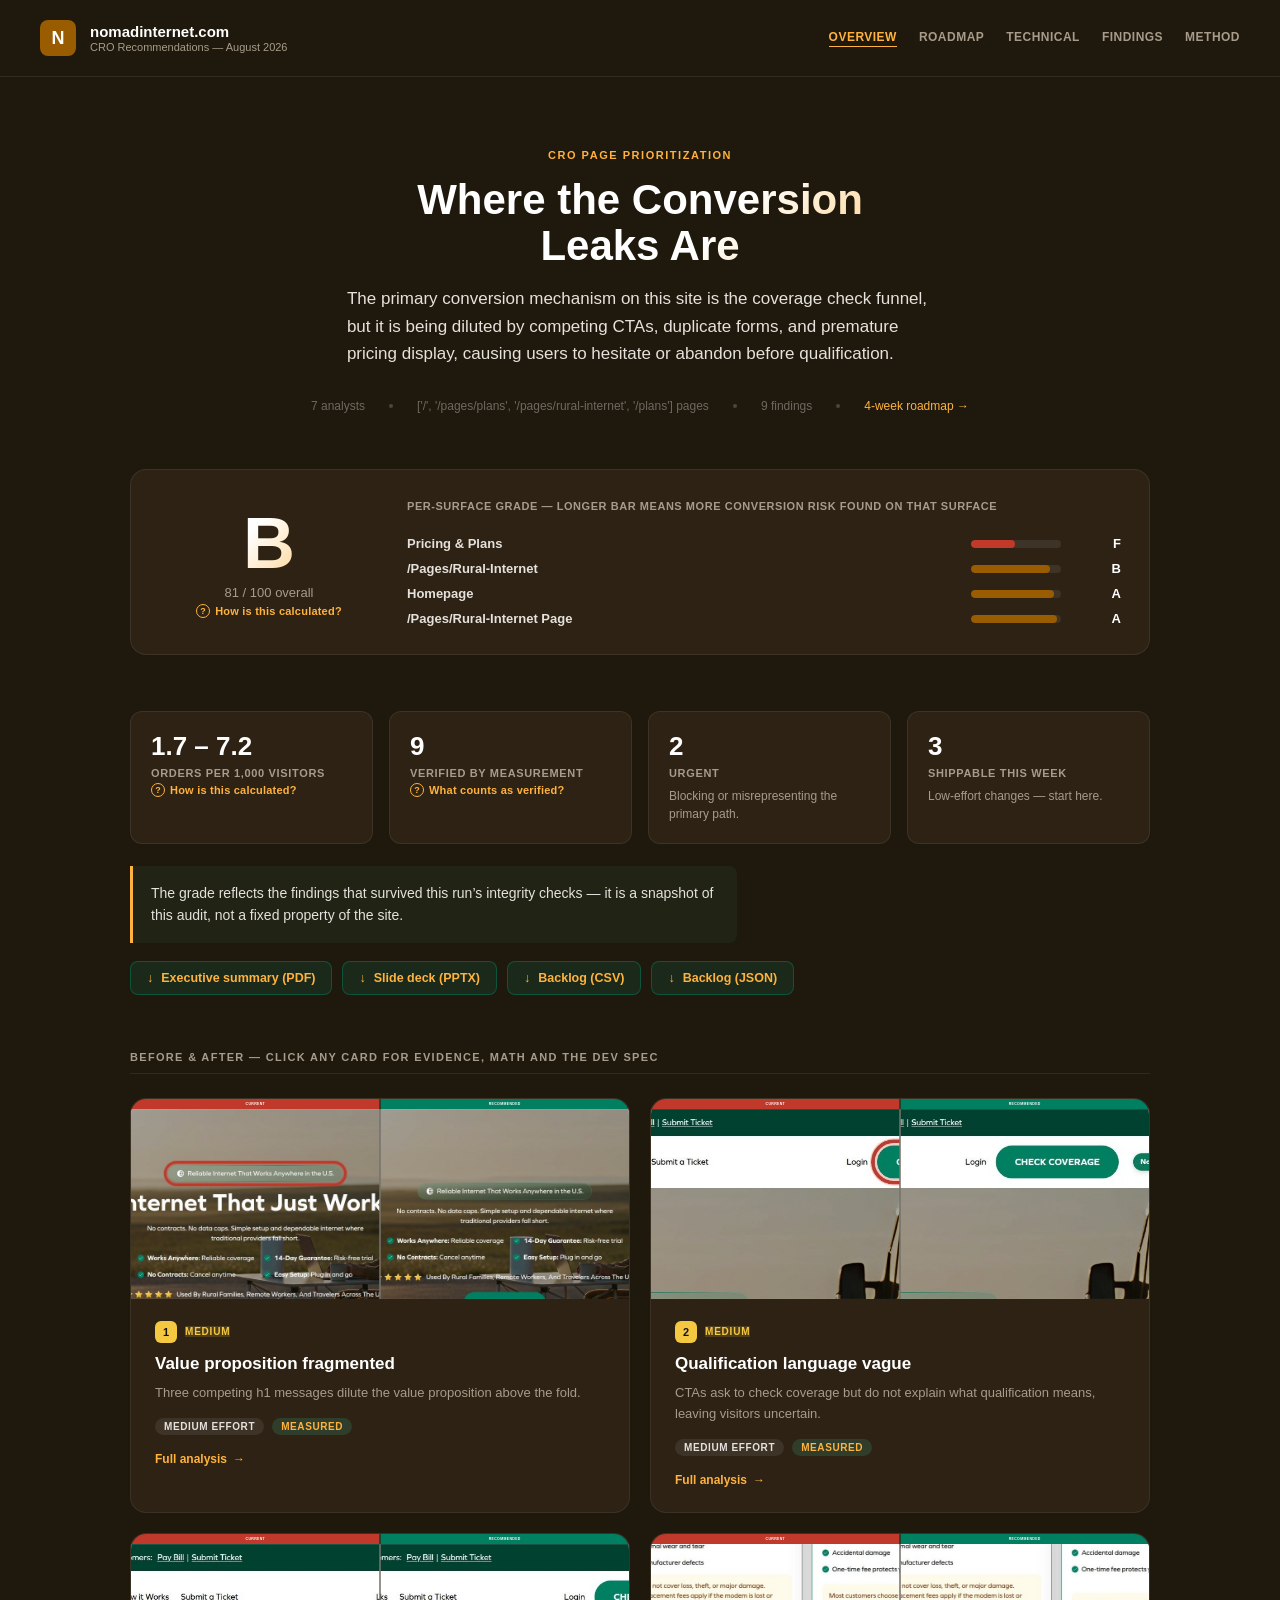
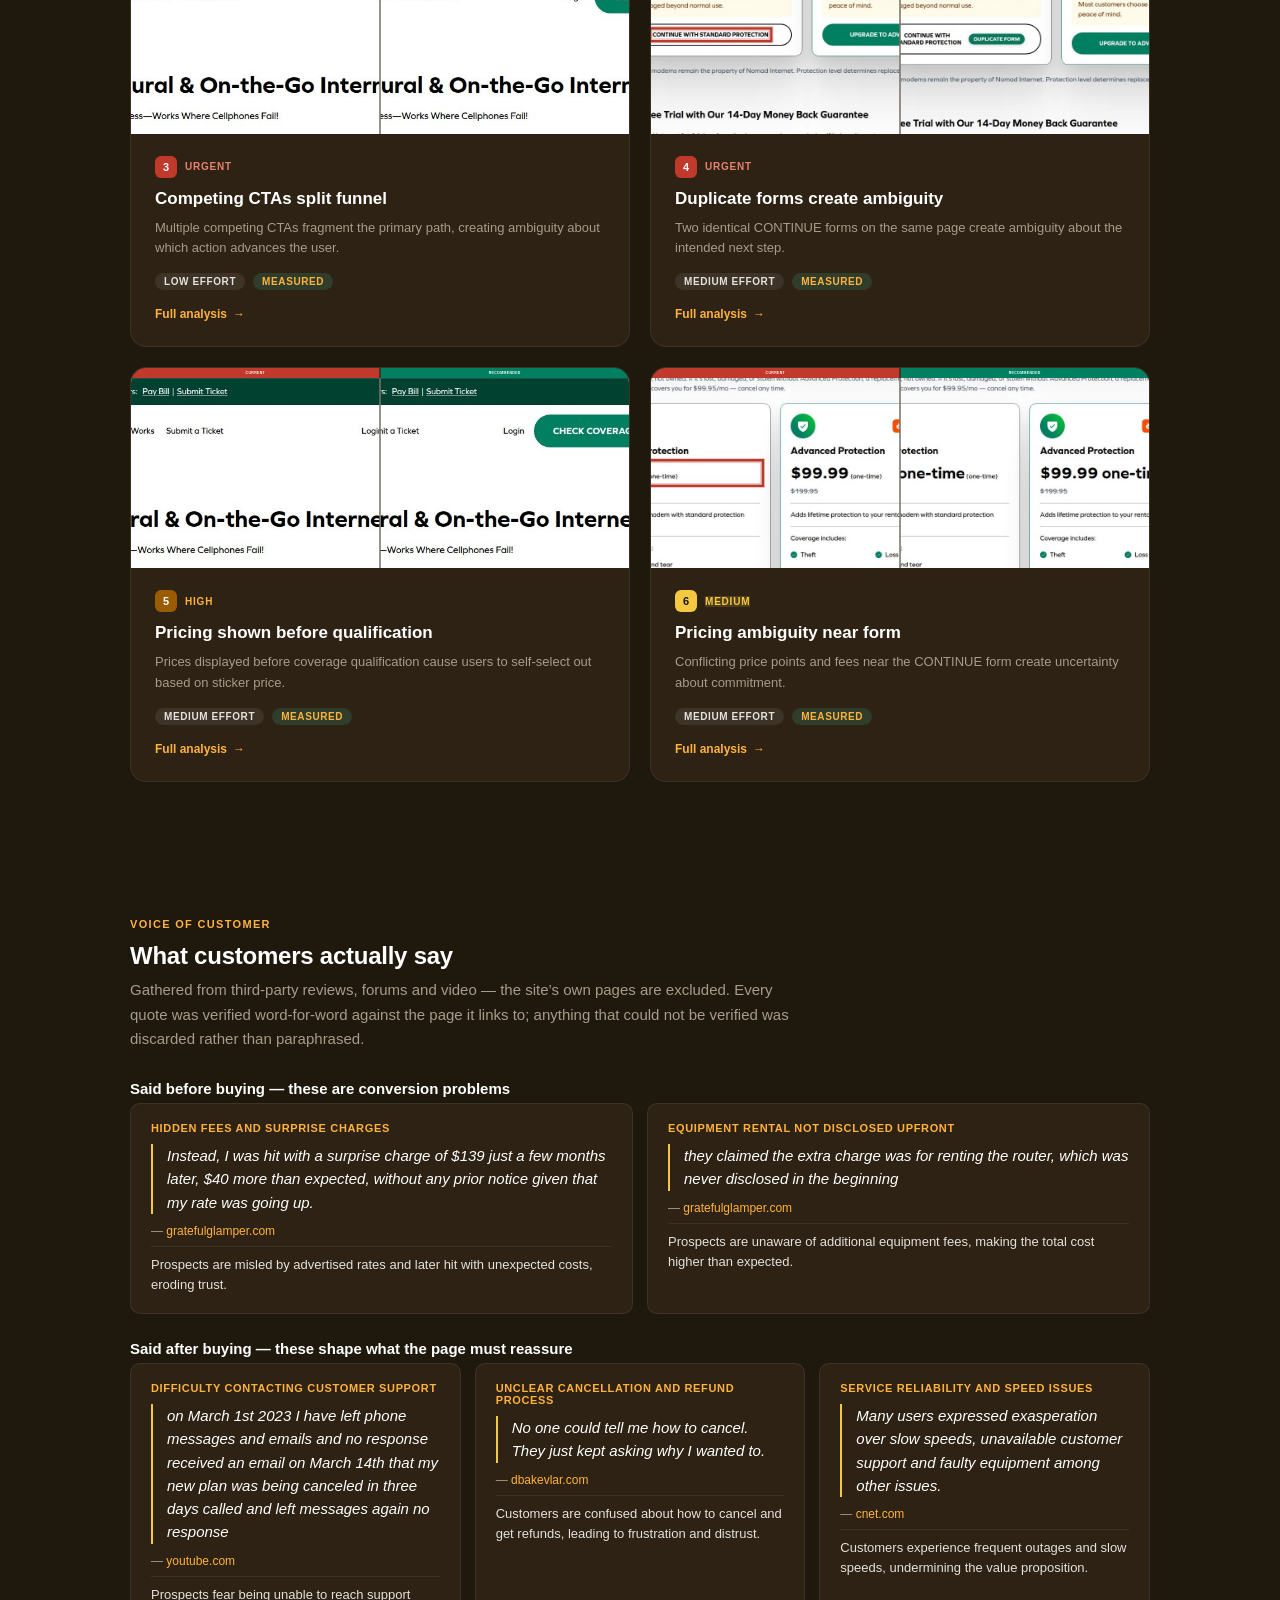
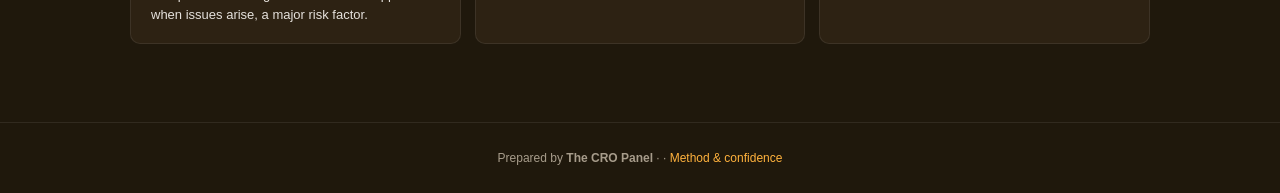
<file: index.html>
<!doctype html>
<html lang="en">
<head>
<meta charset="utf-8">
<meta name="viewport" content="width=device-width, initial-scale=1.0">
<title>nomadinternet.com — CRO Recommendations</title>
<link rel="stylesheet" href="cro_system.css">
<style>:root{--green:#995c00;--teal:#ffb23d;--navy:#1f180c;--mid:#2d2213;--light:#3f311c;--muted:#a79c8b;--off:#e5e1dc;}</style></head>
<body>
<header>
  <a class="logo-area" href="index.html" style="text-decoration:none">
    <div class="logo-dot">N</div>
    <div>
      <div class="logo-text">nomadinternet.com</div>
      <div class="logo-sub">CRO Recommendations — August 2026</div>
    </div>
  </a>
  <nav class="nav"><a href="index.html" class="active">Overview</a><a href="roadmap.html">Roadmap</a><a href="technical.html">Technical</a><a href="appendix.html">Findings</a><a href="methodology.html">Method</a></nav>
</header>

<div class="hero">
  <div class="hero-eyebrow">CRO Page Prioritization</div>
  <h1>Where the Conversion<br>Leaks Are</h1>
  <p>The primary conversion mechanism on this site is the coverage check funnel, but it is being diluted by competing CTAs, duplicate forms, and premature pricing display, causing users to hesitate or abandon before qualification.</p>
  <div class="hero-meta">
    <span>7 analysts</span><span class="dot"></span>
    <span>['/', '/pages/plans', '/pages/rural-internet', '/plans'] pages</span><span class="dot"></span>
    <span>9 findings</span><span class="dot"></span>
    <span><a href="roadmap.html" style="color:var(--teal);text-decoration:none">4-week roadmap →</a></span>
  </div>
</div>

<div class="wrap">
  <div class="section" style="padding-top:0">
    <div class="scorecard">
      <div class="grade-dial">
        <div class="grade-letter">B</div>
        <div class="grade-score">81 / 100 overall</div>
        <button class="explain" data-m="grade">How is this calculated?</button>
      </div>
      <div class="surface-rows">
        <div class="surface-legend">Per-surface grade — longer bar means more
          conversion risk found on that surface</div>
        <div class="surface-row"><div class="sname">Pricing &amp; Plans</div><div class="bar-track"><div class="bar-fill bad" style="width:49%"></div></div><div class="sgrade">F</div></div><div class="surface-row"><div class="sname">/Pages/Rural-Internet</div><div class="bar-track"><div class="bar-fill " style="width:88%"></div></div><div class="sgrade">B</div></div><div class="surface-row"><div class="sname">Homepage</div><div class="bar-track"><div class="bar-fill " style="width:92%"></div></div><div class="sgrade">A</div></div><div class="surface-row"><div class="sname">/Pages/Rural-Internet Page</div><div class="bar-track"><div class="bar-fill " style="width:95%"></div></div><div class="sgrade">A</div></div>
      </div>
    </div>
  </div>

  <div class="section" style="padding-top:0;border-top:none">
    <div class="tiles">
      <div class="tile"><div class="tval">1.7 – 7.2</div>
        <div class="tlabel">orders per 1,000 visitors</div><button class="explain" data-m="opp">How is this calculated?</button></div>
      <div class="tile"><div class="tval">9</div>
        <div class="tlabel">Verified by measurement</div><button class="explain" data-m="ver">What counts as verified?</button></div>
      <div class="tile"><div class="tval">2</div><div class="tlabel">Urgent</div><div class="tnote">Blocking or misrepresenting the primary path.</div></div>
      <div class="tile"><div class="tval">3</div>
        <div class="tlabel">Shippable this week</div>
        <div class="tnote">Low-effort changes — start here.</div></div>
    </div>
    <div class="coverage">The grade reflects the findings that survived this run’s integrity checks — it is a snapshot of this audit, not a fixed property of the site.</div>
    <div class="dl-row">
      <a class="btn-dl" href="executive-summary.pdf" download>Executive summary (PDF)</a>
      <a class="btn-dl" href="report-deck.pptx" download>Slide deck (PPTX)</a>
      <a class="btn-dl" href="backlog.csv" download>Backlog (CSV)</a>
      <a class="btn-dl" href="backlog.json" download>Backlog (JSON)</a>
    </div>
  </div>
</div>

<div class="cards-section">
  <div class="section-label">Before &amp; After — click any card for evidence, math and the dev spec</div>
  <div class="cards"><a class="card" href="finding_1_value_proposition_fragmented.html">
      <div class="card-preview photo"><div class="preview-inner photo">
        <div class="preview-half">
          <div class="preview-bar bar-red">Current</div><div class="shotwrap"><img class="shot" src="shot_before_0_value_proposition_fragmented.jpg" alt="" loading="lazy"></div>
        </div>
        <div class="preview-divider"></div>
        <div class="preview-half">
          <div class="preview-bar bar-green">Recommended</div>
          <div class="shotwrap"><img class="shot" src="shot_after_0_value_proposition_fragmented.jpg" alt="" loading="lazy"></div>
        </div>
      </div></div>
      <div class="card-body">
        <div class="card-priority">
          <div class="priority-num num-medium">1</div>
          <div class="priority-label label-medium">Medium</div>
        </div>
        <h2>Value proposition fragmented</h2>
        <p>Three competing h1 messages dilute the value proposition above the fold.</p>
        <div class="badge-row" style="margin-bottom:14px"><span class="badge badge-effort">Medium effort</span><span class="badge badge-verified">Measured</span></div>
        <span class="card-link">Full analysis <span class="arrow">→</span></span>
      </div></a><a class="card" href="finding_2_qualification_language_vague.html">
      <div class="card-preview photo"><div class="preview-inner photo">
        <div class="preview-half">
          <div class="preview-bar bar-red">Current</div><div class="shotwrap"><img class="shot" src="shot_before_1_qualification_language_vague.jpg" alt="" loading="lazy"></div>
        </div>
        <div class="preview-divider"></div>
        <div class="preview-half">
          <div class="preview-bar bar-green">Recommended</div>
          <div class="shotwrap"><img class="shot" src="shot_after_1_qualification_language_vague.jpg" alt="" loading="lazy"></div>
        </div>
      </div></div>
      <div class="card-body">
        <div class="card-priority">
          <div class="priority-num num-medium">2</div>
          <div class="priority-label label-medium">Medium</div>
        </div>
        <h2>Qualification language vague</h2>
        <p>CTAs ask to check coverage but do not explain what qualification means, leaving visitors uncertain.</p>
        <div class="badge-row" style="margin-bottom:14px"><span class="badge badge-effort">Medium effort</span><span class="badge badge-verified">Measured</span></div>
        <span class="card-link">Full analysis <span class="arrow">→</span></span>
      </div></a><a class="card" href="finding_3_competing_ctas_split_funnel.html">
      <div class="card-preview photo"><div class="preview-inner photo">
        <div class="preview-half">
          <div class="preview-bar bar-red">Current</div><div class="shotwrap"><img class="shot" src="shot_before_2_competing_ctas_split_funnel.jpg" alt="" loading="lazy"></div>
        </div>
        <div class="preview-divider"></div>
        <div class="preview-half">
          <div class="preview-bar bar-green">Recommended</div>
          <div class="shotwrap"><img class="shot" src="shot_after_2_competing_ctas_split_funnel.jpg" alt="" loading="lazy"></div>
        </div>
      </div></div>
      <div class="card-body">
        <div class="card-priority">
          <div class="priority-num num-urgent">3</div>
          <div class="priority-label label-urgent">Urgent</div>
        </div>
        <h2>Competing CTAs split funnel</h2>
        <p>Multiple competing CTAs fragment the primary path, creating ambiguity about which action advances the user.</p>
        <div class="badge-row" style="margin-bottom:14px"><span class="badge badge-effort">Low effort</span><span class="badge badge-verified">Measured</span></div>
        <span class="card-link">Full analysis <span class="arrow">→</span></span>
      </div></a><a class="card" href="finding_4_duplicate_forms_create_ambiguity.html">
      <div class="card-preview photo"><div class="preview-inner photo">
        <div class="preview-half">
          <div class="preview-bar bar-red">Current</div><div class="shotwrap"><img class="shot" src="shot_before_3_duplicate_forms_create_ambiguity.jpg" alt="" loading="lazy"></div>
        </div>
        <div class="preview-divider"></div>
        <div class="preview-half">
          <div class="preview-bar bar-green">Recommended</div>
          <div class="shotwrap"><img class="shot" src="shot_after_3_duplicate_forms_create_ambiguity.jpg" alt="" loading="lazy"></div>
        </div>
      </div></div>
      <div class="card-body">
        <div class="card-priority">
          <div class="priority-num num-urgent">4</div>
          <div class="priority-label label-urgent">Urgent</div>
        </div>
        <h2>Duplicate forms create ambiguity</h2>
        <p>Two identical CONTINUE forms on the same page create ambiguity about the intended next step.</p>
        <div class="badge-row" style="margin-bottom:14px"><span class="badge badge-effort">Medium effort</span><span class="badge badge-verified">Measured</span></div>
        <span class="card-link">Full analysis <span class="arrow">→</span></span>
      </div></a><a class="card" href="finding_5_pricing_shown_before_qualification.html">
      <div class="card-preview photo"><div class="preview-inner photo">
        <div class="preview-half">
          <div class="preview-bar bar-red">Current</div><div class="shotwrap"><img class="shot" src="shot_before_4_pricing_shown_before_qualification.jpg" alt="" loading="lazy"></div>
        </div>
        <div class="preview-divider"></div>
        <div class="preview-half">
          <div class="preview-bar bar-green">Recommended</div>
          <div class="shotwrap"><img class="shot" src="shot_after_4_pricing_shown_before_qualification.jpg" alt="" loading="lazy"></div>
        </div>
      </div></div>
      <div class="card-body">
        <div class="card-priority">
          <div class="priority-num num-high">5</div>
          <div class="priority-label label-high">High</div>
        </div>
        <h2>Pricing shown before qualification</h2>
        <p>Prices displayed before coverage qualification cause users to self-select out based on sticker price.</p>
        <div class="badge-row" style="margin-bottom:14px"><span class="badge badge-effort">Medium effort</span><span class="badge badge-verified">Measured</span></div>
        <span class="card-link">Full analysis <span class="arrow">→</span></span>
      </div></a><a class="card" href="finding_6_pricing_ambiguity_near_form.html">
      <div class="card-preview photo"><div class="preview-inner photo">
        <div class="preview-half">
          <div class="preview-bar bar-red">Current</div><div class="shotwrap"><img class="shot" src="shot_before_5_pricing_ambiguity_near_form.jpg" alt="" loading="lazy"></div>
        </div>
        <div class="preview-divider"></div>
        <div class="preview-half">
          <div class="preview-bar bar-green">Recommended</div>
          <div class="shotwrap"><img class="shot" src="shot_after_5_pricing_ambiguity_near_form.jpg" alt="" loading="lazy"></div>
        </div>
      </div></div>
      <div class="card-body">
        <div class="card-priority">
          <div class="priority-num num-medium">6</div>
          <div class="priority-label label-medium">Medium</div>
        </div>
        <h2>Pricing ambiguity near form</h2>
        <p>Conflicting price points and fees near the CONTINUE form create uncertainty about commitment.</p>
        <div class="badge-row" style="margin-bottom:14px"><span class="badge badge-effort">Medium effort</span><span class="badge badge-verified">Measured</span></div>
        <span class="card-link">Full analysis <span class="arrow">→</span></span>
      </div></a></div>
</div>

<div class="wrap">
<div class="section">
  <div class="eyebrow-label">Voice of customer</div>
  <h2 class="section-title">What customers actually say</h2>
  <p class="section-intro">Gathered from third-party reviews, forums and video —
    the site’s own pages are excluded. Every quote was verified word-for-word
    against the page it links to; anything that could not be verified was
    discarded rather than paraphrased.</p>
  <h3 class="sub-title">Said before buying — these are conversion problems</h3><div class="voice-grid"><div class="voice-card"><div class="voice-theme">Hidden fees and surprise charges</div><blockquote class="voice-quote">Instead, I was hit with a surprise charge of $139 just a few months later, $40 more than expected, without any prior notice given that my rate was going up.</blockquote><div class="voice-src">— <a href="https://gratefulglamper.com/nomad-internet-review" target="_blank" rel="noopener">gratefulglamper.com</a></div><div class="voice-means">Prospects are misled by advertised rates and later hit with unexpected costs, eroding trust.</div></div><div class="voice-card"><div class="voice-theme">Equipment rental not disclosed upfront</div><blockquote class="voice-quote">they claimed the extra charge was for renting the router, which was never disclosed in the beginning</blockquote><div class="voice-src">— <a href="https://gratefulglamper.com/nomad-internet-review" target="_blank" rel="noopener">gratefulglamper.com</a></div><div class="voice-means">Prospects are unaware of additional equipment fees, making the total cost higher than expected.</div></div></div><h3 class="sub-title">Said after buying — these shape what the page must reassure</h3><div class="voice-grid"><div class="voice-card"><div class="voice-theme">Difficulty contacting customer support</div><blockquote class="voice-quote">on March 1st 2023 I have left phone messages and emails and no response received an email on March 14th that my new plan was being canceled in three days called and left messages again no response</blockquote><div class="voice-src">— <a href="https://www.youtube.com/watch?v=dWmUY-UekcM" target="_blank" rel="noopener">youtube.com</a></div><div class="voice-means">Prospects fear being unable to reach support when issues arise, a major risk factor.</div></div><div class="voice-card"><div class="voice-theme">Unclear cancellation and refund process</div><blockquote class="voice-quote">No one could tell me how to cancel. They just kept asking why I wanted to.</blockquote><div class="voice-src">— <a href="https://dbakevlar.com/2025/04/nomad-internet-a-customer-cautionary-tale-of-accountability-in-the-subscription-economy" target="_blank" rel="noopener">dbakevlar.com</a></div><div class="voice-means">Customers are confused about how to cancel and get refunds, leading to frustration and distrust.</div></div><div class="voice-card"><div class="voice-theme">Service reliability and speed issues</div><blockquote class="voice-quote">Many users expressed exasperation over slow speeds, unavailable customer support and faulty equipment among other issues.</blockquote><div class="voice-src">— <a href="https://www.cnet.com/home/internet/nomad-internet-review" target="_blank" rel="noopener">cnet.com</a></div><div class="voice-means">Customers experience frequent outages and slow speeds, undermining the value proposition.</div></div></div>
</div></div>
<div class="footer">
  Prepared by <strong>The CRO Panel</strong> · <a href="mailto:"></a> · <a href="methodology.html">Method &amp; confidence</a>
</div>
<div class="modal-overlay" id="modal-root"><div class="modal-box"></div></div>
<template id="m-grade"><h3>How the grade is calculated</h3><p>Each surface starts at 100. The worst issue costs its full penalty — Urgent 25, High 12, Medium 5 — and each further issue costs 30% less than the one before, because the fifth problem on a page does not damage it as much as the first.</p><div class="formula">surface = 100 − Σ penalty × 0.7ⁱ&nbsp;&nbsp;(worst first)
overall = mean of surface scores</div><table><tr><th>Surface</th><th>Urgent</th><th>High</th><th>Score</th><th>Grade</th></tr><tr><td>Pricing &amp; Plans</td><td class='num'>2</td><td class='num'>3</td><td class='num'>49</td><td class='num'>F</td></tr><tr><td>/Pages/Rural-Internet</td><td class='num'>0</td><td class='num'>1</td><td class='num'>88</td><td class='num'>B</td></tr><tr><td>Homepage</td><td class='num'>0</td><td class='num'>2</td><td class='num'>92</td><td class='num'>A</td></tr><tr><td>/Pages/Rural-Internet Page</td><td class='num'>0</td><td class='num'>1</td><td class='num'>95</td><td class='num'>A</td></tr></table><p>Grades: A 90+, B 80+, C 70+, D 60+, F below 60.</p></template><template id="m-opp"><h3>How the total is calculated</h3><p>The sum of every finding's individual range. Each row is traffic × conversion × assumed lift band × order value:</p><table><tr><th>Finding</th><th>Lift band</th><th>Range</th></tr><tr><td>Value proposition fragmented</td><td class='num'>0.5–2.0%</td><td class='num'>0.1–0.4/1k</td></tr><tr><td>Qualification language vague</td><td class='num'>0.5–2.0%</td><td class='num'>0.1–0.4/1k</td></tr><tr><td>Competing CTAs split funnel</td><td class='num'>2.0–8.0%</td><td class='num'>0.4–1.6/1k</td></tr><tr><td>Duplicate forms create ambiguity</td><td class='num'>2.0–8.0%</td><td class='num'>0.4–1.6/1k</td></tr><tr><td>Pricing shown before qualification</td><td class='num'>1.0–5.0%</td><td class='num'>0.2–1.0/1k</td></tr><tr><td>Pricing ambiguity near form</td><td class='num'>0.5–2.0%</td><td class='num'>0.1–0.4/1k</td></tr><tr><td>Repeated identical headings</td><td class='num'>0.5–2.0%</td><td class='num'>0.1–0.4/1k</td></tr><tr><td>Conflicting page titles</td><td class='num'>1.0–5.0%</td><td class='num'>0.2–1.0/1k</td></tr><tr><td>Guarantee claims lack backing</td><td class='num'>0.5–2.0%</td><td class='num'>0.1–0.4/1k</td></tr></table><p><strong>No traffic or order-value figures were supplied</strong>, so the total is a per-1,000-visitor rate against an assumed 2% baseline. Supply real figures and this becomes a dollar range.</p><p><strong>Caveat that applies to every row:</strong> Across 127,000 experiments, 12% produced a statistically significant improvement on the primary metric; a healthy programme win rate is 10-30%. These are prizes if changes work, not forecasts.</p></template><template id="m-ver"><h3>What &#x27;verified&#x27; means</h3><p>A verified finding was measured directly — real-user field data, security headers, accessibility defects counted in the markup — and is reproducible by anyone. Everything else is expert inspection: valuable, but a hypothesis until tested.</p></template><script>
(function(){
  var root=document.getElementById('modal-root');
  function close(){root.classList.remove('open');}
  document.addEventListener('click',function(e){
    var b=e.target.closest('[data-m]');
    if(b){var t=document.getElementById('m-'+b.getAttribute('data-m'));
      if(t){root.querySelector('.modal-box').innerHTML=
        '<button class="modal-close" aria-label="Close">\u00d7</button>'+t.innerHTML;
        root.classList.add('open');}return;}
    if(e.target.closest('.modal-close')||e.target===root)close();
  });
  document.addEventListener('keydown',function(e){if(e.key==='Escape')close();});
  /* The miniature is markup authored at 1280px, scaled to the card width.
     Real screenshots on a narrow viewport are stacked at full width instead,
     so scaling them would shrink them to about a third of the card. The inline
     transform has to be cleared as well as skipped, because a resize past the
     breakpoint leaves the previous value behind. */
  function scale(){
    var stack=window.matchMedia('(max-width: 700px)').matches;
    document.querySelectorAll('.card-preview .preview-inner').forEach(function(el){
      var host=el.parentElement;if(!host)return;
      if(stack&&el.classList.contains('photo')){
        el.style.transform='';host.style.height='';return;}
      var w=host.clientWidth;if(!w)return;
      var s=w/1280;el.style.transform='scale('+s+')';
      host.style.height=Math.round(514*s)+'px';});
  }
  scale();window.addEventListener('resize',scale);
  function pos(){
    document.querySelectorAll('.shot-scroll[data-frac]').forEach(function(el){
      var img=el.querySelector('img');
      var go=function(){var f=parseFloat(el.getAttribute('data-frac'))||0;
        el.scrollTop=f*(el.scrollHeight-el.clientHeight);};
      if(img&&!img.complete){img.addEventListener('load',go);}else{go();}
    });
  }
  pos();
})();
</script>
</body>
</html>
</file>
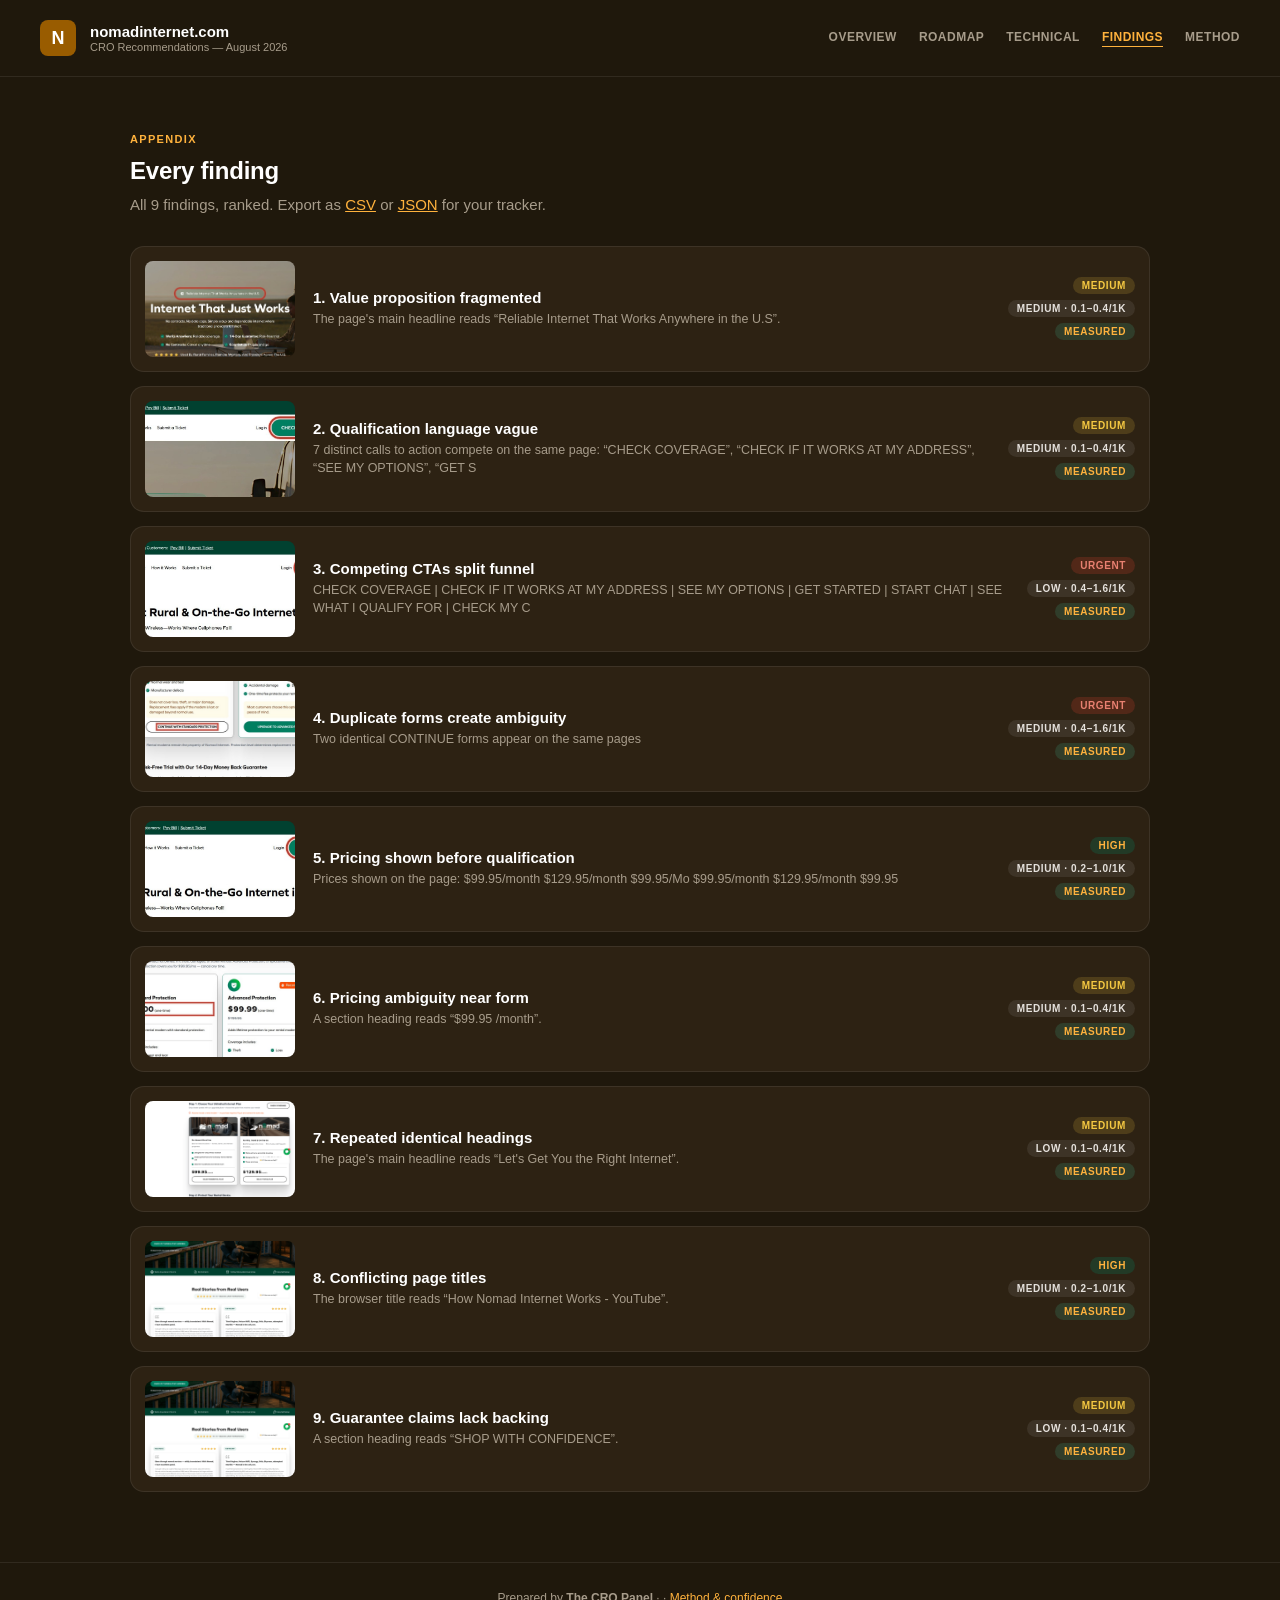
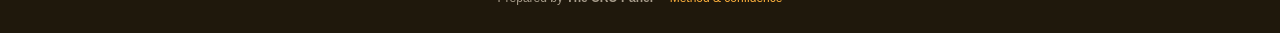
<file: appendix.html>
<!doctype html>
<html lang="en">
<head>
<meta charset="utf-8">
<meta name="viewport" content="width=device-width, initial-scale=1.0">
<title>All findings — nomadinternet.com</title>
<link rel="stylesheet" href="cro_system.css">
<style>:root{--green:#995c00;--teal:#ffb23d;--navy:#1f180c;--mid:#2d2213;--light:#3f311c;--muted:#a79c8b;--off:#e5e1dc;}</style></head>
<body>
<header>
  <a class="logo-area" href="index.html" style="text-decoration:none">
    <div class="logo-dot">N</div>
    <div>
      <div class="logo-text">nomadinternet.com</div>
      <div class="logo-sub">CRO Recommendations — August 2026</div>
    </div>
  </a>
  <nav class="nav"><a href="index.html">Overview</a><a href="roadmap.html">Roadmap</a><a href="technical.html">Technical</a><a href="appendix.html" class="active">Findings</a><a href="methodology.html">Method</a></nav>
</header>

<div class="wrap">
  <div class="section">
    <div class="eyebrow-label">Appendix</div>
    <h2 class="section-title">Every finding</h2>
    <p class="section-intro">All 9 findings, ranked. Export as
      <a href="backlog.csv" style="color:var(--teal)">CSV</a> or
      <a href="backlog.json" style="color:var(--teal)">JSON</a> for your tracker.</p>
    <a class="finding-row" href="finding_1_value_proposition_fragmented.html">
      <div class="finding-thumb"><img src="shot_before_0_value_proposition_fragmented.jpg" alt="" loading="lazy" style="object-position:center 50%"></div>
      <div class="fr-body">
        <h3>1. Value proposition fragmented</h3>
        <p>The page&#x27;s main headline reads “Reliable Internet That Works Anywhere in the U.S”.</p>
      </div>
      <div class="fr-meta">
        <span class="badge badge-medium">Medium</span>
        <span class="badge badge-effort">Medium · 0.1–0.4/1k</span>
        <span class="badge badge-verified">Measured</span>
      </div>
    </a><a class="finding-row" href="finding_2_qualification_language_vague.html">
      <div class="finding-thumb"><img src="shot_before_1_qualification_language_vague.jpg" alt="" loading="lazy" style="object-position:center 50%"></div>
      <div class="fr-body">
        <h3>2. Qualification language vague</h3>
        <p>7 distinct calls to action compete on the same page: “CHECK COVERAGE”, “CHECK IF IT WORKS AT MY ADDRESS”, “SEE MY OPTIONS”, “GET S</p>
      </div>
      <div class="fr-meta">
        <span class="badge badge-medium">Medium</span>
        <span class="badge badge-effort">Medium · 0.1–0.4/1k</span>
        <span class="badge badge-verified">Measured</span>
      </div>
    </a><a class="finding-row" href="finding_3_competing_ctas_split_funnel.html">
      <div class="finding-thumb"><img src="shot_before_2_competing_ctas_split_funnel.jpg" alt="" loading="lazy" style="object-position:center 50%"></div>
      <div class="fr-body">
        <h3>3. Competing CTAs split funnel</h3>
        <p>CHECK COVERAGE | CHECK IF IT WORKS AT MY ADDRESS | SEE MY OPTIONS | GET STARTED | START CHAT | SEE WHAT I QUALIFY FOR | CHECK MY C</p>
      </div>
      <div class="fr-meta">
        <span class="badge badge-urgent">Urgent</span>
        <span class="badge badge-effort">Low · 0.4–1.6/1k</span>
        <span class="badge badge-verified">Measured</span>
      </div>
    </a><a class="finding-row" href="finding_4_duplicate_forms_create_ambiguity.html">
      <div class="finding-thumb"><img src="shot_before_3_duplicate_forms_create_ambiguity.jpg" alt="" loading="lazy" style="object-position:center 50%"></div>
      <div class="fr-body">
        <h3>4. Duplicate forms create ambiguity</h3>
        <p>Two identical CONTINUE forms appear on the same pages</p>
      </div>
      <div class="fr-meta">
        <span class="badge badge-urgent">Urgent</span>
        <span class="badge badge-effort">Medium · 0.4–1.6/1k</span>
        <span class="badge badge-verified">Measured</span>
      </div>
    </a><a class="finding-row" href="finding_5_pricing_shown_before_qualification.html">
      <div class="finding-thumb"><img src="shot_before_4_pricing_shown_before_qualification.jpg" alt="" loading="lazy" style="object-position:center 50%"></div>
      <div class="fr-body">
        <h3>5. Pricing shown before qualification</h3>
        <p>Prices shown on the page: $99.95/month $129.95/month $99.95/Mo $99.95/month $129.95/month $99.95</p>
      </div>
      <div class="fr-meta">
        <span class="badge badge-high">High</span>
        <span class="badge badge-effort">Medium · 0.2–1.0/1k</span>
        <span class="badge badge-verified">Measured</span>
      </div>
    </a><a class="finding-row" href="finding_6_pricing_ambiguity_near_form.html">
      <div class="finding-thumb"><img src="shot_before_5_pricing_ambiguity_near_form.jpg" alt="" loading="lazy" style="object-position:center 50%"></div>
      <div class="fr-body">
        <h3>6. Pricing ambiguity near form</h3>
        <p>A section heading reads “$99.95 /month”.</p>
      </div>
      <div class="fr-meta">
        <span class="badge badge-medium">Medium</span>
        <span class="badge badge-effort">Medium · 0.1–0.4/1k</span>
        <span class="badge badge-verified">Measured</span>
      </div>
    </a><a class="finding-row" href="finding_7_repeated_identical_headings.html">
      <div class="finding-thumb"><img src="shot_plans.png" alt="" loading="lazy" style="object-position:center 8%"></div>
      <div class="fr-body">
        <h3>7. Repeated identical headings</h3>
        <p>The page&#x27;s main headline reads “Let&#x27;s Get You the Right Internet”.</p>
      </div>
      <div class="fr-meta">
        <span class="badge badge-medium">Medium</span>
        <span class="badge badge-effort">Low · 0.1–0.4/1k</span>
        <span class="badge badge-verified">Measured</span>
      </div>
    </a><a class="finding-row" href="finding_8_conflicting_page_titles.html">
      <div class="finding-thumb"><img src="shot_home.png" alt="" loading="lazy" style="object-position:center 8%"></div>
      <div class="fr-body">
        <h3>8. Conflicting page titles</h3>
        <p>The browser title reads “How Nomad Internet Works - YouTube”.</p>
      </div>
      <div class="fr-meta">
        <span class="badge badge-high">High</span>
        <span class="badge badge-effort">Medium · 0.2–1.0/1k</span>
        <span class="badge badge-verified">Measured</span>
      </div>
    </a><a class="finding-row" href="finding_9_guarantee_claims_lack_backing.html">
      <div class="finding-thumb"><img src="shot_home.png" alt="" loading="lazy" style="object-position:center 8%"></div>
      <div class="fr-body">
        <h3>9. Guarantee claims lack backing</h3>
        <p>A section heading reads “SHOP WITH CONFIDENCE”.</p>
      </div>
      <div class="fr-meta">
        <span class="badge badge-medium">Medium</span>
        <span class="badge badge-effort">Low · 0.1–0.4/1k</span>
        <span class="badge badge-verified">Measured</span>
      </div>
    </a>
  </div>
</div>
<div class="footer">
  Prepared by <strong>The CRO Panel</strong> · <a href="mailto:"></a> · <a href="methodology.html">Method &amp; confidence</a>
</div>
<div class="modal-overlay" id="modal-root"><div class="modal-box"></div></div>
<script>
(function(){
  var root=document.getElementById('modal-root');
  function close(){root.classList.remove('open');}
  document.addEventListener('click',function(e){
    var b=e.target.closest('[data-m]');
    if(b){var t=document.getElementById('m-'+b.getAttribute('data-m'));
      if(t){root.querySelector('.modal-box').innerHTML=
        '<button class="modal-close" aria-label="Close">\u00d7</button>'+t.innerHTML;
        root.classList.add('open');}return;}
    if(e.target.closest('.modal-close')||e.target===root)close();
  });
  document.addEventListener('keydown',function(e){if(e.key==='Escape')close();});
  /* The miniature is markup authored at 1280px, scaled to the card width.
     Real screenshots on a narrow viewport are stacked at full width instead,
     so scaling them would shrink them to about a third of the card. The inline
     transform has to be cleared as well as skipped, because a resize past the
     breakpoint leaves the previous value behind. */
  function scale(){
    var stack=window.matchMedia('(max-width: 700px)').matches;
    document.querySelectorAll('.card-preview .preview-inner').forEach(function(el){
      var host=el.parentElement;if(!host)return;
      if(stack&&el.classList.contains('photo')){
        el.style.transform='';host.style.height='';return;}
      var w=host.clientWidth;if(!w)return;
      var s=w/1280;el.style.transform='scale('+s+')';
      host.style.height=Math.round(514*s)+'px';});
  }
  scale();window.addEventListener('resize',scale);
  function pos(){
    document.querySelectorAll('.shot-scroll[data-frac]').forEach(function(el){
      var img=el.querySelector('img');
      var go=function(){var f=parseFloat(el.getAttribute('data-frac'))||0;
        el.scrollTop=f*(el.scrollHeight-el.clientHeight);};
      if(img&&!img.complete){img.addEventListener('load',go);}else{go();}
    });
  }
  pos();
})();
</script>
</body>
</html>
</file>
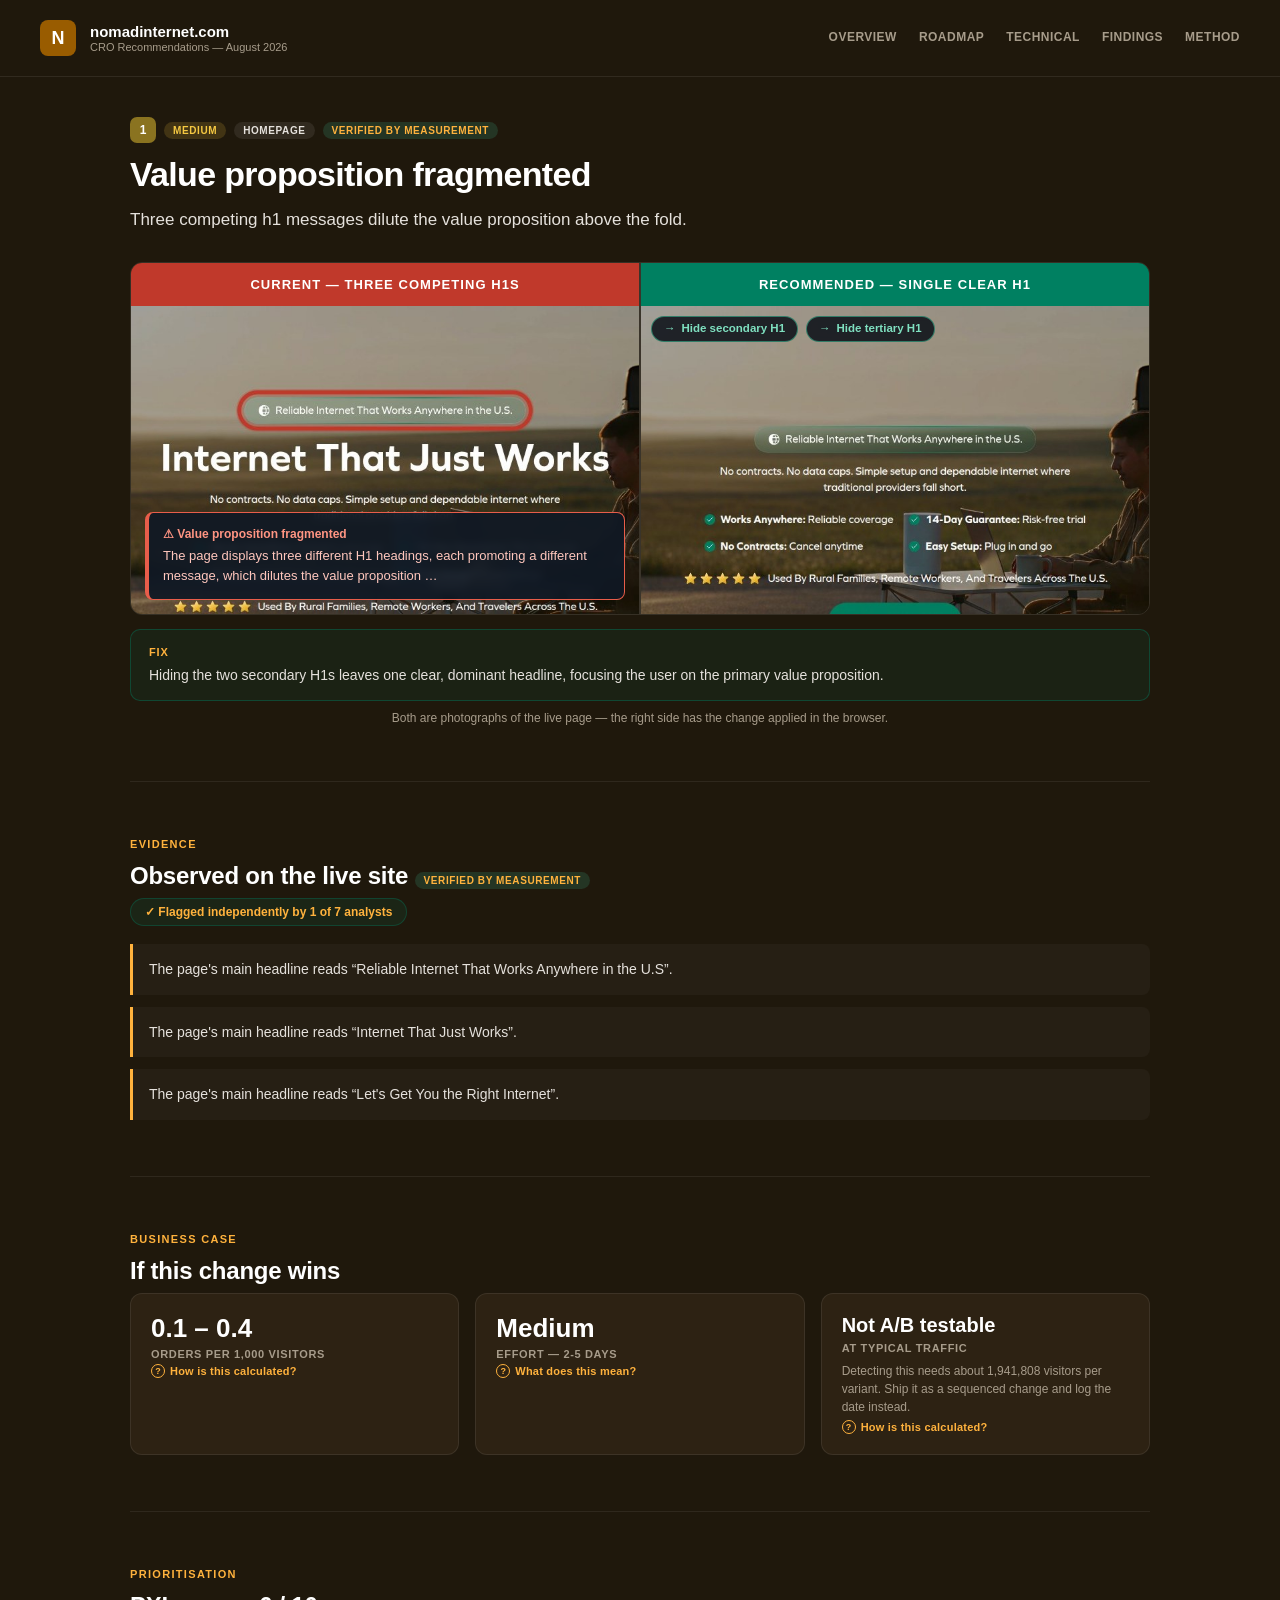
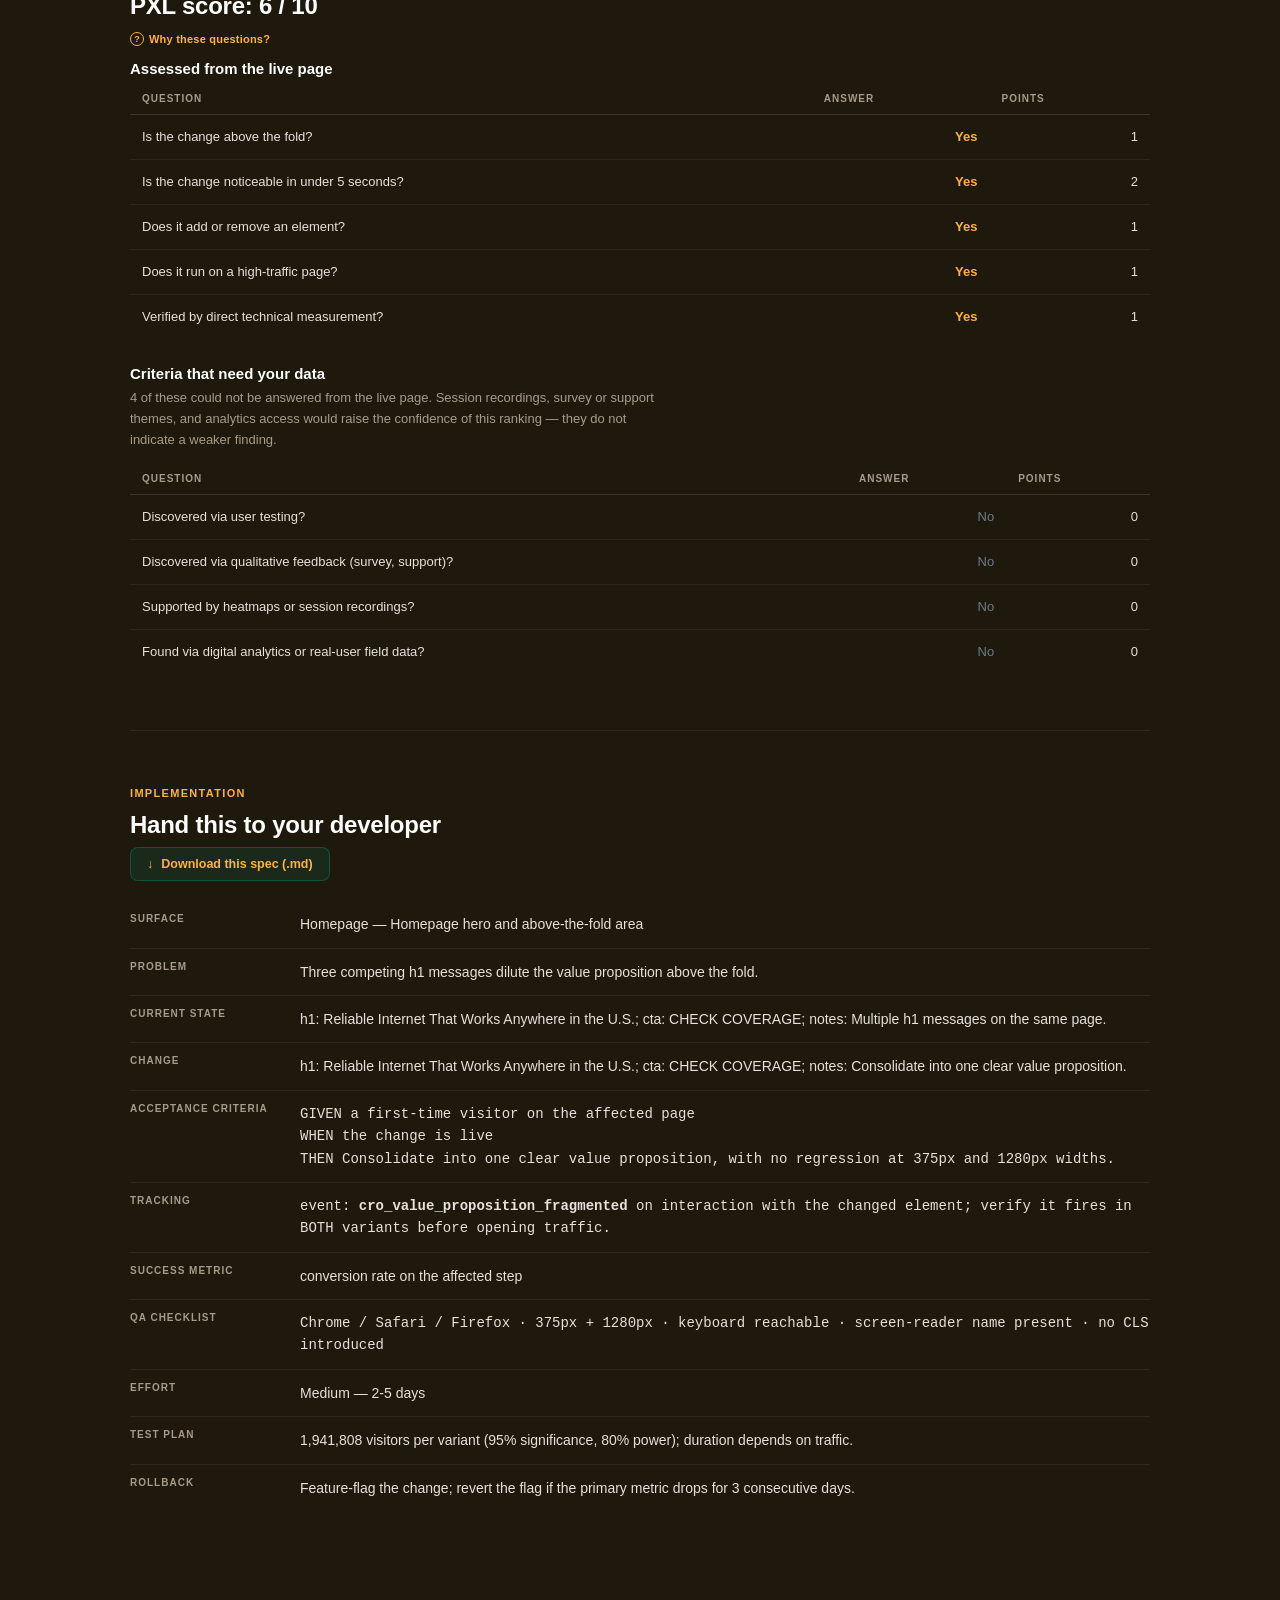
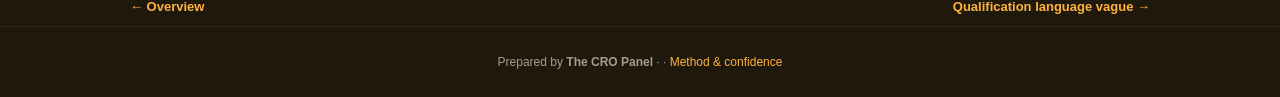
<file: finding_1_value_proposition_fragmented.html>
<!doctype html>
<html lang="en">
<head>
<meta charset="utf-8">
<meta name="viewport" content="width=device-width, initial-scale=1.0">
<title>Value proposition fragmented — nomadinternet.com</title>
<link rel="stylesheet" href="cro_system.css">
<style>:root{--green:#995c00;--teal:#ffb23d;--navy:#1f180c;--mid:#2d2213;--light:#3f311c;--muted:#a79c8b;--off:#e5e1dc;}</style></head>
<body>
<header>
  <a class="logo-area" href="index.html" style="text-decoration:none">
    <div class="logo-dot">N</div>
    <div>
      <div class="logo-text">nomadinternet.com</div>
      <div class="logo-sub">CRO Recommendations — August 2026</div>
    </div>
  </a>
  <nav class="nav"><a href="index.html">Overview</a><a href="roadmap.html">Roadmap</a><a href="technical.html">Technical</a><a href="appendix.html">Findings</a><a href="methodology.html">Method</a></nav>
</header>

<div class="wrap">
  <div class="finding-head">
    <div class="badge-row">
      <span class="rank-chip rank-medium">1</span>
      <span class="badge badge-medium">Medium</span>
      <span class="badge badge-effort">Homepage</span>
      <span class="badge badge-verified">Verified by measurement</span>
    </div>
    <h1>Value proposition fragmented</h1>
    <p class="thesis">Three competing h1 messages dilute the value proposition above the fold.</p>
  </div>
  
  <div class="section" style="padding-top:0;border-top:none">
    <div class="split">
      <div class="col">
        <div class="label-bar label-current">CURRENT — Three competing H1s</div>
        <div class="shotwrap photo-side"><img class="shot-pair" src="shot_before_0_value_proposition_fragmented.jpg" alt="Screenshot" loading="lazy"><div class="shot-tag"><strong>⚠ Value proposition fragmented</strong>The page displays three different H1 headings, each promoting a different message, which dilutes the value proposition …</div></div>
      </div>
      <div class="divider"></div>
      <div class="col">
        <div class="label-bar label-recommended">RECOMMENDED — Single clear H1</div>
        <div class="shotwrap photo-side"><img class="shot-pair" src="shot_after_0_value_proposition_fragmented.jpg" alt="Screenshot" loading="lazy"><div class="diff-chips chips-overlay"><span class="chip">Hide secondary H1</span><span class="chip">Hide tertiary H1</span></div></div>
      </div>
    </div>
    <div class="fix-bar"><strong>Fix</strong>Hiding the two secondary H1s leaves one clear, dominant headline, focusing the user on the primary value proposition.</div>
    <div class="photo-note">Both are photographs of the live page — the right side has the
      change applied in the browser.</div>
  </div>
  
<div class="section">
  <div class="eyebrow-label">Evidence</div>
  <h2 class="section-title">Observed on the live site <span class="badge badge-verified">Verified by measurement</span></h2>
  <div class="agreement">✓ Flagged independently by 1 of 7 analysts</div>
  <ul class="evidence-list"><li>The page&#x27;s main headline reads “Reliable Internet That Works Anywhere in the U.S”.</li><li>The page&#x27;s main headline reads “Internet That Just Works”.</li><li>The page&#x27;s main headline reads “Let&#x27;s Get You the Right Internet”.</li></ul>
</div>
  
<div class="section">
  <div class="eyebrow-label">Business case</div>
  <h2 class="section-title">If this change wins</h2>
  <div class="tiles" style="grid-template-columns:repeat(3,1fr)">
    <div class="tile">
      <div class="tval">0.1 – 0.4</div>
      <div class="tlabel">orders per 1,000 visitors</div>
      <button class="explain" data-m="size-1">How is this calculated?</button>
    </div>
    <div class="tile">
      <div class="tval">Medium</div>
      <div class="tlabel">Effort — 2-5 days</div>
      <button class="explain" data-m="eff-1">What does this mean?</button>
    </div>
    <div class="tile"><div class="tval" style="font-size:20px">Not A/B testable</div><div class="tlabel">At typical traffic</div><div class="tnote">Detecting this needs about 1,941,808 visitors per variant. Ship it as a sequenced change and log the date instead.</div><button class="explain" data-m="test-1">How is this calculated?</button></div>
  </div>
</div>
  
<div class="section">
  <div class="eyebrow-label">Prioritisation</div>
  <h2 class="section-title">PXL score: 6 / 10</h2>
  <button class="explain" data-m="pxl-1">Why these questions?</button>
  <h3 class="sub-title">Assessed from the live page</h3>
  <div class="tscroll"><table class="dtable">
    <thead><tr><th>Question</th><th class="num">Answer</th><th class="num">Points</th></tr></thead>
    <tbody><tr><td>Is the change above the fold?</td><td class="num yes">Yes</td><td class="num">1</td></tr><tr><td>Is the change noticeable in under 5 seconds?</td><td class="num yes">Yes</td><td class="num">2</td></tr><tr><td>Does it add or remove an element?</td><td class="num yes">Yes</td><td class="num">1</td></tr><tr><td>Does it run on a high-traffic page?</td><td class="num yes">Yes</td><td class="num">1</td></tr><tr><td>Verified by direct technical measurement?</td><td class="num yes">Yes</td><td class="num">1</td></tr></tbody>
  </table></div>
  
  <h3 class="sub-title">Criteria that need your data</h3>
  <p class="sub-note">4 of these could not be answered from the live page.
    Session recordings, survey or support themes, and analytics access would
    raise the confidence of this ranking — they do not indicate a weaker
    finding.</p>
  <div class="tscroll"><table class="dtable">
    <thead><tr><th>Question</th><th class="num">Answer</th><th class="num">Points</th></tr></thead>
    <tbody><tr><td>Discovered via user testing?</td><td class="num no">No</td><td class="num">0</td></tr><tr><td>Discovered via qualitative feedback (survey, support)?</td><td class="num no">No</td><td class="num">0</td></tr><tr><td>Supported by heatmaps or session recordings?</td><td class="num no">No</td><td class="num">0</td></tr><tr><td>Found via digital analytics or real-user field data?</td><td class="num no">No</td><td class="num">0</td></tr></tbody>
  </table></div>
</div>
  
<div class="section">
  <div class="eyebrow-label">Implementation</div>
  <h2 class="section-title">Hand this to your developer</h2>
  <div class="dl-row" style="margin:0 0 20px">
    <a class="btn-dl" href="dev_spec_1_value_proposition_fragmented.md" download>Download this spec (.md)</a>
  </div>
  <dl class="spec">
    <dt>Surface</dt><dd>Homepage — Homepage hero and above-the-fold area</dd>
    <dt>Problem</dt><dd>Three competing h1 messages dilute the value proposition above the fold.</dd>
    <dt>Current state</dt><dd>h1: Reliable Internet That Works Anywhere in the U.S.; cta: CHECK COVERAGE; notes: Multiple h1 messages on the same page.</dd>
    <dt>Change</dt><dd>h1: Reliable Internet That Works Anywhere in the U.S.; cta: CHECK COVERAGE; notes: Consolidate into one clear value proposition.</dd>
    <dt>Acceptance criteria</dt><dd class="mono">GIVEN a first-time visitor on the affected page<br>
      WHEN the change is live<br>
      THEN Consolidate into one clear value proposition,
      with no regression at 375px and 1280px widths.</dd>
    <dt>Tracking</dt><dd class="mono">event: <strong>cro_value_proposition_fragmented</strong> on interaction with the
      changed element; verify it fires in BOTH variants before opening traffic.</dd>
    <dt>Success metric</dt><dd>conversion rate on the affected step</dd>
    <dt>QA checklist</dt><dd class="mono">Chrome / Safari / Firefox · 375px + 1280px ·
      keyboard reachable · screen-reader name present · no CLS introduced</dd>
    <dt>Effort</dt><dd>Medium —
      2-5 days</dd>
    <dt>Test plan</dt><dd>1,941,808 visitors per variant
      (95% significance, 80% power);
      duration depends on traffic.</dd>
    <dt>Rollback</dt><dd>Feature-flag the change; revert the flag if the primary metric
      drops for 3 consecutive days.</dd>
  </dl>
</div>
  <div class="pager"><a href="index.html">← Overview</a><a href="finding_2_qualification_language_vague.html">Qualification language vague →</a></div>
</div>
<div class="footer">
  Prepared by <strong>The CRO Panel</strong> · <a href="mailto:"></a> · <a href="methodology.html">Method &amp; confidence</a>
</div>
<div class="modal-overlay" id="modal-root"><div class="modal-box"></div></div>
<template id="m-size-1"><h3>How this range is calculated</h3><p>Result: <strong>0.1 – 0.4 extra orders per 1,000 visitors</strong></p><div class="formula">1,000 visitors × baseline conversion × relative lift
= per 1,000 visitors at an assumed 2.00% baseline conversion rate and a 0.5-2.0% relative lift</div><p>The 0.5–2.0% relative-lift band is an assumption bounded by severity (Medium), not a prediction.</p><p><strong>The baseline conversion rate is an assumption</strong> — the client did not supply one, so an industry-typical 2.0% is used and labelled as such.</p><p><strong>Why the range is conservative:</strong> Across 127,000 experiments, 12% produced a statistically significant improvement on the primary metric; a healthy programme win rate is 10-30%. Winning tests also overstate their true effect, so treat this as the prize if the change works — never expected revenue.</p></template><template id="m-eff-1"><h3>How effort is estimated</h3><table><tr><th>Bracket</th><th>Days</th><th>Typical scope</th></tr><tr><td>Low</td><td class='num'>0.5–2</td><td>copy, colour, labels, image swaps</td></tr><tr><td>Medium</td><td class='num'>2–5</td><td>layout shifts, form changes, new modules</td></tr><tr><td>High</td><td class='num'>5+</td><td>personalisation, funnel work, integrations</td></tr></table><p>Assigned by matching the recommended change against these scopes; the estimate is a bracket, not a quote.</p></template><template id="m-test-1"><h3>Sample size math</h3><p>Two-proportion z-test, the standard pre-test sample-size calculation:</p><div class="formula">n = [z&#8320;.&#8320;&#8322;&#8325;·√(2·p̄·(1−p̄)) + z&#8320;.&#8322;&#8320;·√(p₁(1−p₁)+p₂(1−p₂))]² / (p₁−p₂)²</div><table><tr><td>Baseline conversion</td><td class='num'>2.0% (assumed)</td></tr><tr><td>Significance / power</td><td class='num'>95% / 80%</td></tr><tr><td>Sample per variant, 2.0% lift</td><td class='num'>1,941,808</td></tr><tr><td>Sample per variant, 0.5% lift</td><td class='num'>30,842,948</td></tr></table><p>Halving the minimum detectable effect roughly quadruples the sample required, which is why the conservative figure is so much larger.</p></template><template id="m-pxl-1"><h3>What PXL is</h3><p>PXL is CXL's prioritisation framework: binary questions instead of subjective 1–10 guesses, weighted toward evidence.</p><p>Findings discovered by inspection score zero on all four evidence questions — that is the honest signal, not a defect. Findings verified by direct measurement earn the extension point and, where real-user field data is involved, the analytics point.</p><p>The full rubric is on the <a href="methodology.html" style="color:var(--teal)">method page</a>.</p></template><script>
(function(){
  var root=document.getElementById('modal-root');
  function close(){root.classList.remove('open');}
  document.addEventListener('click',function(e){
    var b=e.target.closest('[data-m]');
    if(b){var t=document.getElementById('m-'+b.getAttribute('data-m'));
      if(t){root.querySelector('.modal-box').innerHTML=
        '<button class="modal-close" aria-label="Close">\u00d7</button>'+t.innerHTML;
        root.classList.add('open');}return;}
    if(e.target.closest('.modal-close')||e.target===root)close();
  });
  document.addEventListener('keydown',function(e){if(e.key==='Escape')close();});
  /* The miniature is markup authored at 1280px, scaled to the card width.
     Real screenshots on a narrow viewport are stacked at full width instead,
     so scaling them would shrink them to about a third of the card. The inline
     transform has to be cleared as well as skipped, because a resize past the
     breakpoint leaves the previous value behind. */
  function scale(){
    var stack=window.matchMedia('(max-width: 700px)').matches;
    document.querySelectorAll('.card-preview .preview-inner').forEach(function(el){
      var host=el.parentElement;if(!host)return;
      if(stack&&el.classList.contains('photo')){
        el.style.transform='';host.style.height='';return;}
      var w=host.clientWidth;if(!w)return;
      var s=w/1280;el.style.transform='scale('+s+')';
      host.style.height=Math.round(514*s)+'px';});
  }
  scale();window.addEventListener('resize',scale);
  function pos(){
    document.querySelectorAll('.shot-scroll[data-frac]').forEach(function(el){
      var img=el.querySelector('img');
      var go=function(){var f=parseFloat(el.getAttribute('data-frac'))||0;
        el.scrollTop=f*(el.scrollHeight-el.clientHeight);};
      if(img&&!img.complete){img.addEventListener('load',go);}else{go();}
    });
  }
  pos();
})();
</script>
</body>
</html>
</file>
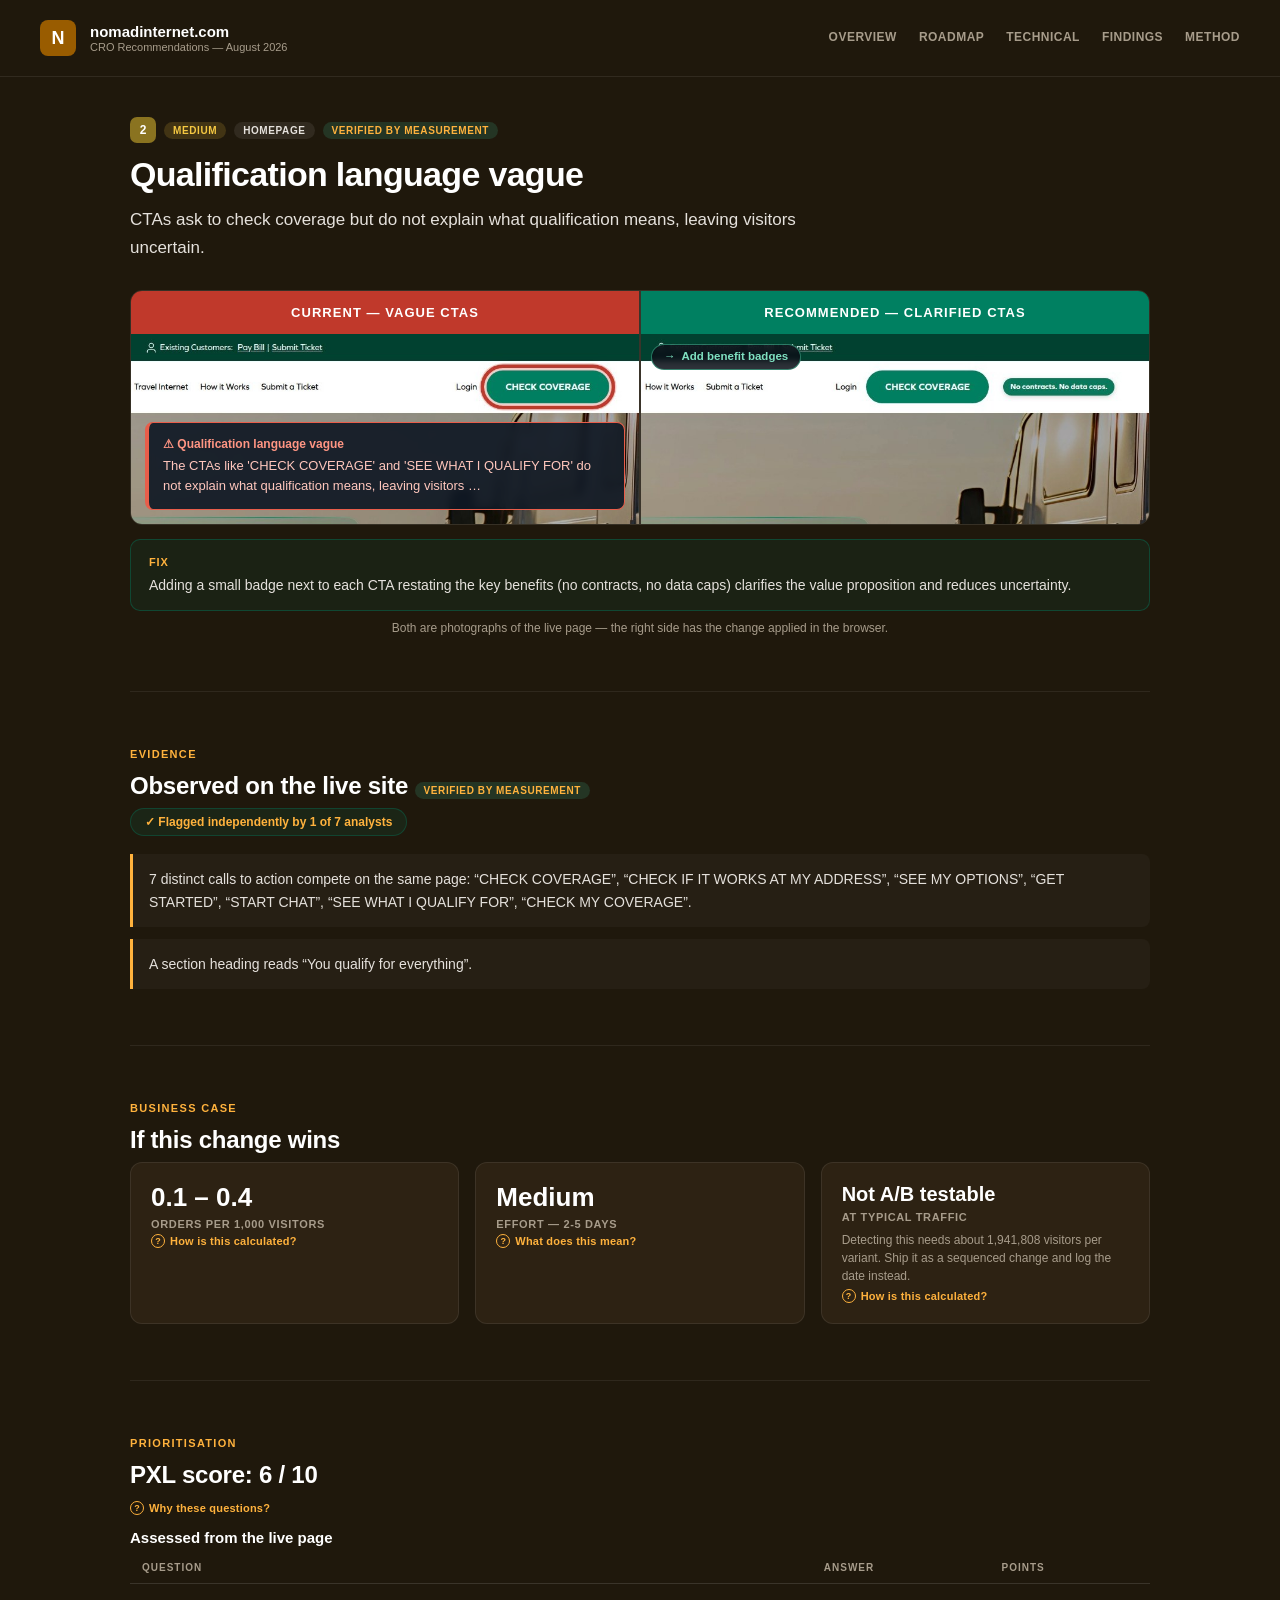
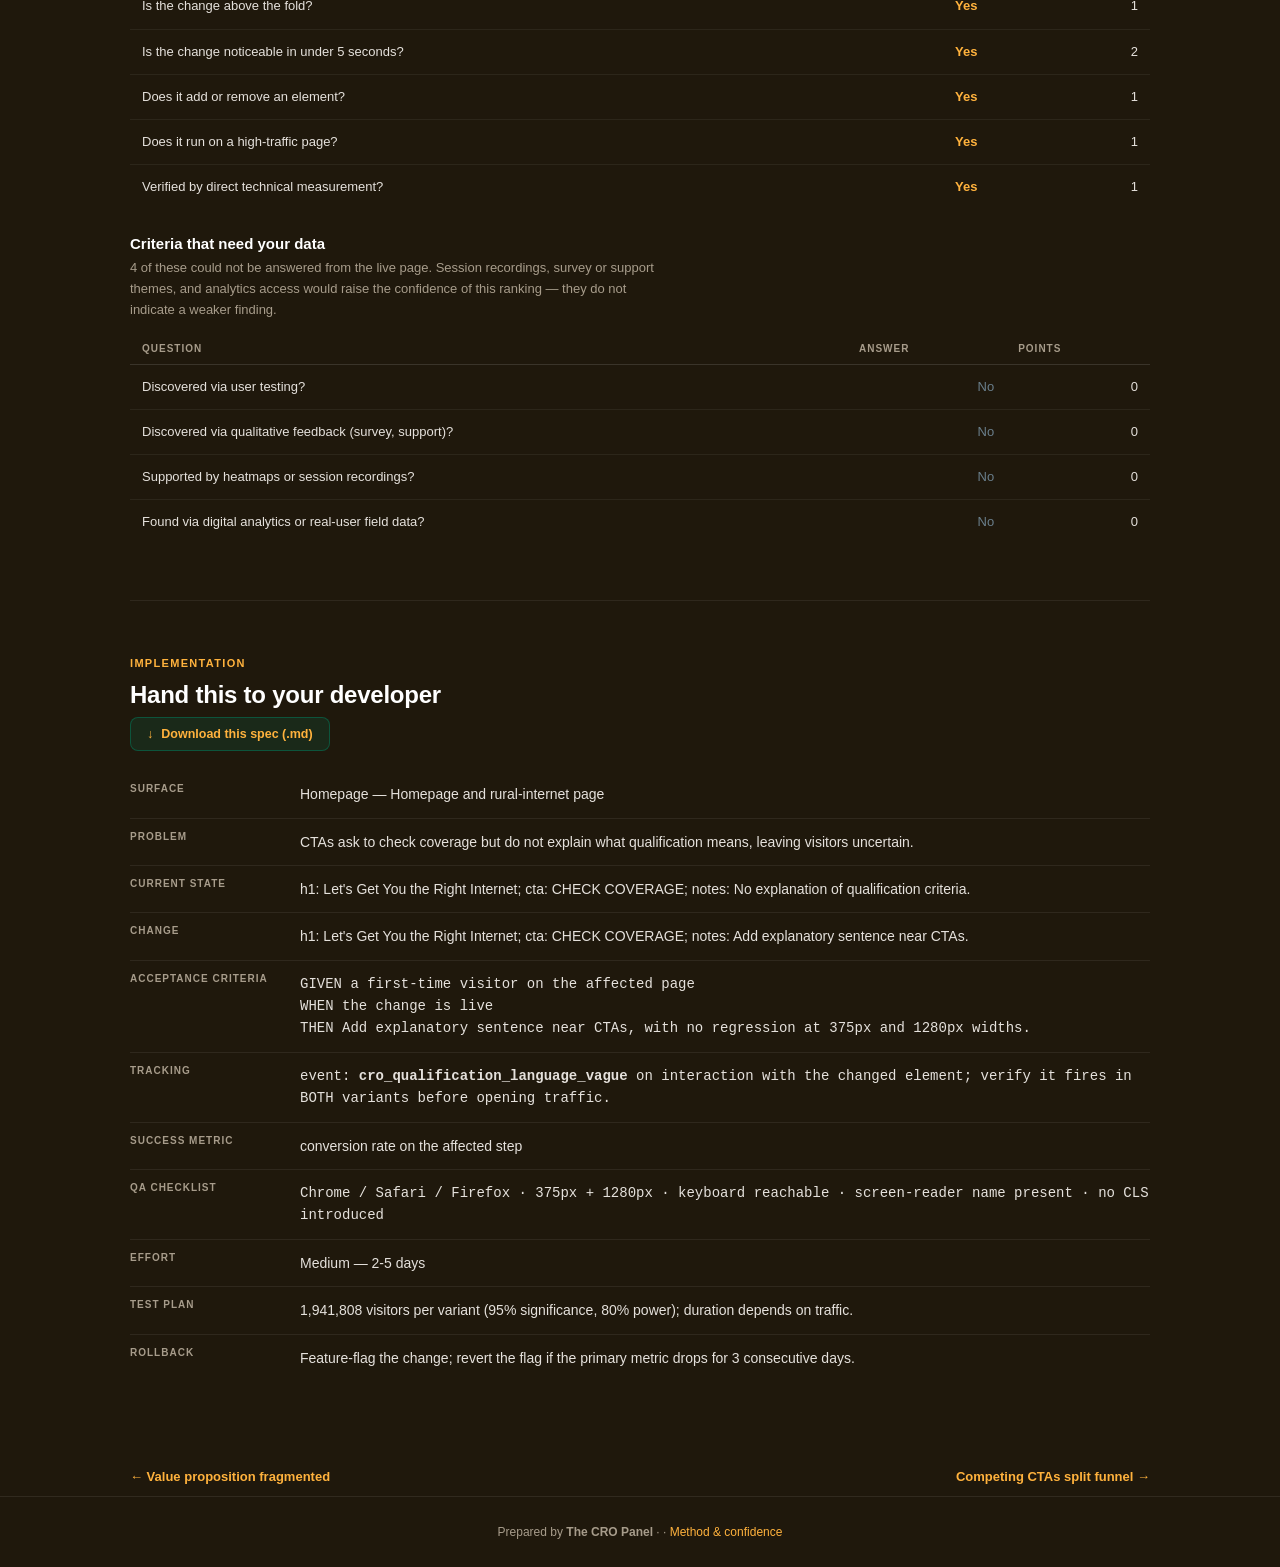
<file: finding_2_qualification_language_vague.html>
<!doctype html>
<html lang="en">
<head>
<meta charset="utf-8">
<meta name="viewport" content="width=device-width, initial-scale=1.0">
<title>Qualification language vague — nomadinternet.com</title>
<link rel="stylesheet" href="cro_system.css">
<style>:root{--green:#995c00;--teal:#ffb23d;--navy:#1f180c;--mid:#2d2213;--light:#3f311c;--muted:#a79c8b;--off:#e5e1dc;}</style></head>
<body>
<header>
  <a class="logo-area" href="index.html" style="text-decoration:none">
    <div class="logo-dot">N</div>
    <div>
      <div class="logo-text">nomadinternet.com</div>
      <div class="logo-sub">CRO Recommendations — August 2026</div>
    </div>
  </a>
  <nav class="nav"><a href="index.html">Overview</a><a href="roadmap.html">Roadmap</a><a href="technical.html">Technical</a><a href="appendix.html">Findings</a><a href="methodology.html">Method</a></nav>
</header>

<div class="wrap">
  <div class="finding-head">
    <div class="badge-row">
      <span class="rank-chip rank-medium">2</span>
      <span class="badge badge-medium">Medium</span>
      <span class="badge badge-effort">Homepage</span>
      <span class="badge badge-verified">Verified by measurement</span>
    </div>
    <h1>Qualification language vague</h1>
    <p class="thesis">CTAs ask to check coverage but do not explain what qualification means, leaving visitors uncertain.</p>
  </div>
  
  <div class="section" style="padding-top:0;border-top:none">
    <div class="split">
      <div class="col">
        <div class="label-bar label-current">CURRENT — Vague CTAs</div>
        <div class="shotwrap photo-side"><img class="shot-pair" src="shot_before_1_qualification_language_vague.jpg" alt="Screenshot" loading="lazy"><div class="shot-tag"><strong>⚠ Qualification language vague</strong>The CTAs like &#x27;CHECK COVERAGE&#x27; and &#x27;SEE WHAT I QUALIFY FOR&#x27; do not explain what qualification means, leaving visitors …</div></div>
      </div>
      <div class="divider"></div>
      <div class="col">
        <div class="label-bar label-recommended">RECOMMENDED — Clarified CTAs</div>
        <div class="shotwrap photo-side"><img class="shot-pair" src="shot_after_1_qualification_language_vague.jpg" alt="Screenshot" loading="lazy"><div class="diff-chips chips-overlay"><span class="chip">Add benefit badges</span></div></div>
      </div>
    </div>
    <div class="fix-bar"><strong>Fix</strong>Adding a small badge next to each CTA restating the key benefits (no contracts, no data caps) clarifies the value proposition and reduces uncertainty.</div>
    <div class="photo-note">Both are photographs of the live page — the right side has the
      change applied in the browser.</div>
  </div>
  
<div class="section">
  <div class="eyebrow-label">Evidence</div>
  <h2 class="section-title">Observed on the live site <span class="badge badge-verified">Verified by measurement</span></h2>
  <div class="agreement">✓ Flagged independently by 1 of 7 analysts</div>
  <ul class="evidence-list"><li>7 distinct calls to action compete on the same page: “CHECK COVERAGE”, “CHECK IF IT WORKS AT MY ADDRESS”, “SEE MY OPTIONS”, “GET STARTED”, “START CHAT”, “SEE WHAT I QUALIFY FOR”, “CHECK MY COVERAGE”.</li><li>A section heading reads “You qualify for everything”.</li></ul>
</div>
  
<div class="section">
  <div class="eyebrow-label">Business case</div>
  <h2 class="section-title">If this change wins</h2>
  <div class="tiles" style="grid-template-columns:repeat(3,1fr)">
    <div class="tile">
      <div class="tval">0.1 – 0.4</div>
      <div class="tlabel">orders per 1,000 visitors</div>
      <button class="explain" data-m="size-2">How is this calculated?</button>
    </div>
    <div class="tile">
      <div class="tval">Medium</div>
      <div class="tlabel">Effort — 2-5 days</div>
      <button class="explain" data-m="eff-2">What does this mean?</button>
    </div>
    <div class="tile"><div class="tval" style="font-size:20px">Not A/B testable</div><div class="tlabel">At typical traffic</div><div class="tnote">Detecting this needs about 1,941,808 visitors per variant. Ship it as a sequenced change and log the date instead.</div><button class="explain" data-m="test-2">How is this calculated?</button></div>
  </div>
</div>
  
<div class="section">
  <div class="eyebrow-label">Prioritisation</div>
  <h2 class="section-title">PXL score: 6 / 10</h2>
  <button class="explain" data-m="pxl-2">Why these questions?</button>
  <h3 class="sub-title">Assessed from the live page</h3>
  <div class="tscroll"><table class="dtable">
    <thead><tr><th>Question</th><th class="num">Answer</th><th class="num">Points</th></tr></thead>
    <tbody><tr><td>Is the change above the fold?</td><td class="num yes">Yes</td><td class="num">1</td></tr><tr><td>Is the change noticeable in under 5 seconds?</td><td class="num yes">Yes</td><td class="num">2</td></tr><tr><td>Does it add or remove an element?</td><td class="num yes">Yes</td><td class="num">1</td></tr><tr><td>Does it run on a high-traffic page?</td><td class="num yes">Yes</td><td class="num">1</td></tr><tr><td>Verified by direct technical measurement?</td><td class="num yes">Yes</td><td class="num">1</td></tr></tbody>
  </table></div>
  
  <h3 class="sub-title">Criteria that need your data</h3>
  <p class="sub-note">4 of these could not be answered from the live page.
    Session recordings, survey or support themes, and analytics access would
    raise the confidence of this ranking — they do not indicate a weaker
    finding.</p>
  <div class="tscroll"><table class="dtable">
    <thead><tr><th>Question</th><th class="num">Answer</th><th class="num">Points</th></tr></thead>
    <tbody><tr><td>Discovered via user testing?</td><td class="num no">No</td><td class="num">0</td></tr><tr><td>Discovered via qualitative feedback (survey, support)?</td><td class="num no">No</td><td class="num">0</td></tr><tr><td>Supported by heatmaps or session recordings?</td><td class="num no">No</td><td class="num">0</td></tr><tr><td>Found via digital analytics or real-user field data?</td><td class="num no">No</td><td class="num">0</td></tr></tbody>
  </table></div>
</div>
  
<div class="section">
  <div class="eyebrow-label">Implementation</div>
  <h2 class="section-title">Hand this to your developer</h2>
  <div class="dl-row" style="margin:0 0 20px">
    <a class="btn-dl" href="dev_spec_2_qualification_language_vague.md" download>Download this spec (.md)</a>
  </div>
  <dl class="spec">
    <dt>Surface</dt><dd>Homepage — Homepage and rural-internet page</dd>
    <dt>Problem</dt><dd>CTAs ask to check coverage but do not explain what qualification means, leaving visitors uncertain.</dd>
    <dt>Current state</dt><dd>h1: Let&#x27;s Get You the Right Internet; cta: CHECK COVERAGE; notes: No explanation of qualification criteria.</dd>
    <dt>Change</dt><dd>h1: Let&#x27;s Get You the Right Internet; cta: CHECK COVERAGE; notes: Add explanatory sentence near CTAs.</dd>
    <dt>Acceptance criteria</dt><dd class="mono">GIVEN a first-time visitor on the affected page<br>
      WHEN the change is live<br>
      THEN Add explanatory sentence near CTAs,
      with no regression at 375px and 1280px widths.</dd>
    <dt>Tracking</dt><dd class="mono">event: <strong>cro_qualification_language_vague</strong> on interaction with the
      changed element; verify it fires in BOTH variants before opening traffic.</dd>
    <dt>Success metric</dt><dd>conversion rate on the affected step</dd>
    <dt>QA checklist</dt><dd class="mono">Chrome / Safari / Firefox · 375px + 1280px ·
      keyboard reachable · screen-reader name present · no CLS introduced</dd>
    <dt>Effort</dt><dd>Medium —
      2-5 days</dd>
    <dt>Test plan</dt><dd>1,941,808 visitors per variant
      (95% significance, 80% power);
      duration depends on traffic.</dd>
    <dt>Rollback</dt><dd>Feature-flag the change; revert the flag if the primary metric
      drops for 3 consecutive days.</dd>
  </dl>
</div>
  <div class="pager"><a href="finding_1_value_proposition_fragmented.html">← Value proposition fragmented</a><a href="finding_3_competing_ctas_split_funnel.html">Competing CTAs split funnel →</a></div>
</div>
<div class="footer">
  Prepared by <strong>The CRO Panel</strong> · <a href="mailto:"></a> · <a href="methodology.html">Method &amp; confidence</a>
</div>
<div class="modal-overlay" id="modal-root"><div class="modal-box"></div></div>
<template id="m-size-2"><h3>How this range is calculated</h3><p>Result: <strong>0.1 – 0.4 extra orders per 1,000 visitors</strong></p><div class="formula">1,000 visitors × baseline conversion × relative lift
= per 1,000 visitors at an assumed 2.00% baseline conversion rate and a 0.5-2.0% relative lift</div><p>The 0.5–2.0% relative-lift band is an assumption bounded by severity (Medium), not a prediction.</p><p><strong>The baseline conversion rate is an assumption</strong> — the client did not supply one, so an industry-typical 2.0% is used and labelled as such.</p><p><strong>Why the range is conservative:</strong> Across 127,000 experiments, 12% produced a statistically significant improvement on the primary metric; a healthy programme win rate is 10-30%. Winning tests also overstate their true effect, so treat this as the prize if the change works — never expected revenue.</p></template><template id="m-eff-2"><h3>How effort is estimated</h3><table><tr><th>Bracket</th><th>Days</th><th>Typical scope</th></tr><tr><td>Low</td><td class='num'>0.5–2</td><td>copy, colour, labels, image swaps</td></tr><tr><td>Medium</td><td class='num'>2–5</td><td>layout shifts, form changes, new modules</td></tr><tr><td>High</td><td class='num'>5+</td><td>personalisation, funnel work, integrations</td></tr></table><p>Assigned by matching the recommended change against these scopes; the estimate is a bracket, not a quote.</p></template><template id="m-test-2"><h3>Sample size math</h3><p>Two-proportion z-test, the standard pre-test sample-size calculation:</p><div class="formula">n = [z&#8320;.&#8320;&#8322;&#8325;·√(2·p̄·(1−p̄)) + z&#8320;.&#8322;&#8320;·√(p₁(1−p₁)+p₂(1−p₂))]² / (p₁−p₂)²</div><table><tr><td>Baseline conversion</td><td class='num'>2.0% (assumed)</td></tr><tr><td>Significance / power</td><td class='num'>95% / 80%</td></tr><tr><td>Sample per variant, 2.0% lift</td><td class='num'>1,941,808</td></tr><tr><td>Sample per variant, 0.5% lift</td><td class='num'>30,842,948</td></tr></table><p>Halving the minimum detectable effect roughly quadruples the sample required, which is why the conservative figure is so much larger.</p></template><template id="m-pxl-2"><h3>What PXL is</h3><p>PXL is CXL's prioritisation framework: binary questions instead of subjective 1–10 guesses, weighted toward evidence.</p><p>Findings discovered by inspection score zero on all four evidence questions — that is the honest signal, not a defect. Findings verified by direct measurement earn the extension point and, where real-user field data is involved, the analytics point.</p><p>The full rubric is on the <a href="methodology.html" style="color:var(--teal)">method page</a>.</p></template><script>
(function(){
  var root=document.getElementById('modal-root');
  function close(){root.classList.remove('open');}
  document.addEventListener('click',function(e){
    var b=e.target.closest('[data-m]');
    if(b){var t=document.getElementById('m-'+b.getAttribute('data-m'));
      if(t){root.querySelector('.modal-box').innerHTML=
        '<button class="modal-close" aria-label="Close">\u00d7</button>'+t.innerHTML;
        root.classList.add('open');}return;}
    if(e.target.closest('.modal-close')||e.target===root)close();
  });
  document.addEventListener('keydown',function(e){if(e.key==='Escape')close();});
  /* The miniature is markup authored at 1280px, scaled to the card width.
     Real screenshots on a narrow viewport are stacked at full width instead,
     so scaling them would shrink them to about a third of the card. The inline
     transform has to be cleared as well as skipped, because a resize past the
     breakpoint leaves the previous value behind. */
  function scale(){
    var stack=window.matchMedia('(max-width: 700px)').matches;
    document.querySelectorAll('.card-preview .preview-inner').forEach(function(el){
      var host=el.parentElement;if(!host)return;
      if(stack&&el.classList.contains('photo')){
        el.style.transform='';host.style.height='';return;}
      var w=host.clientWidth;if(!w)return;
      var s=w/1280;el.style.transform='scale('+s+')';
      host.style.height=Math.round(514*s)+'px';});
  }
  scale();window.addEventListener('resize',scale);
  function pos(){
    document.querySelectorAll('.shot-scroll[data-frac]').forEach(function(el){
      var img=el.querySelector('img');
      var go=function(){var f=parseFloat(el.getAttribute('data-frac'))||0;
        el.scrollTop=f*(el.scrollHeight-el.clientHeight);};
      if(img&&!img.complete){img.addEventListener('load',go);}else{go();}
    });
  }
  pos();
})();
</script>
</body>
</html>
</file>
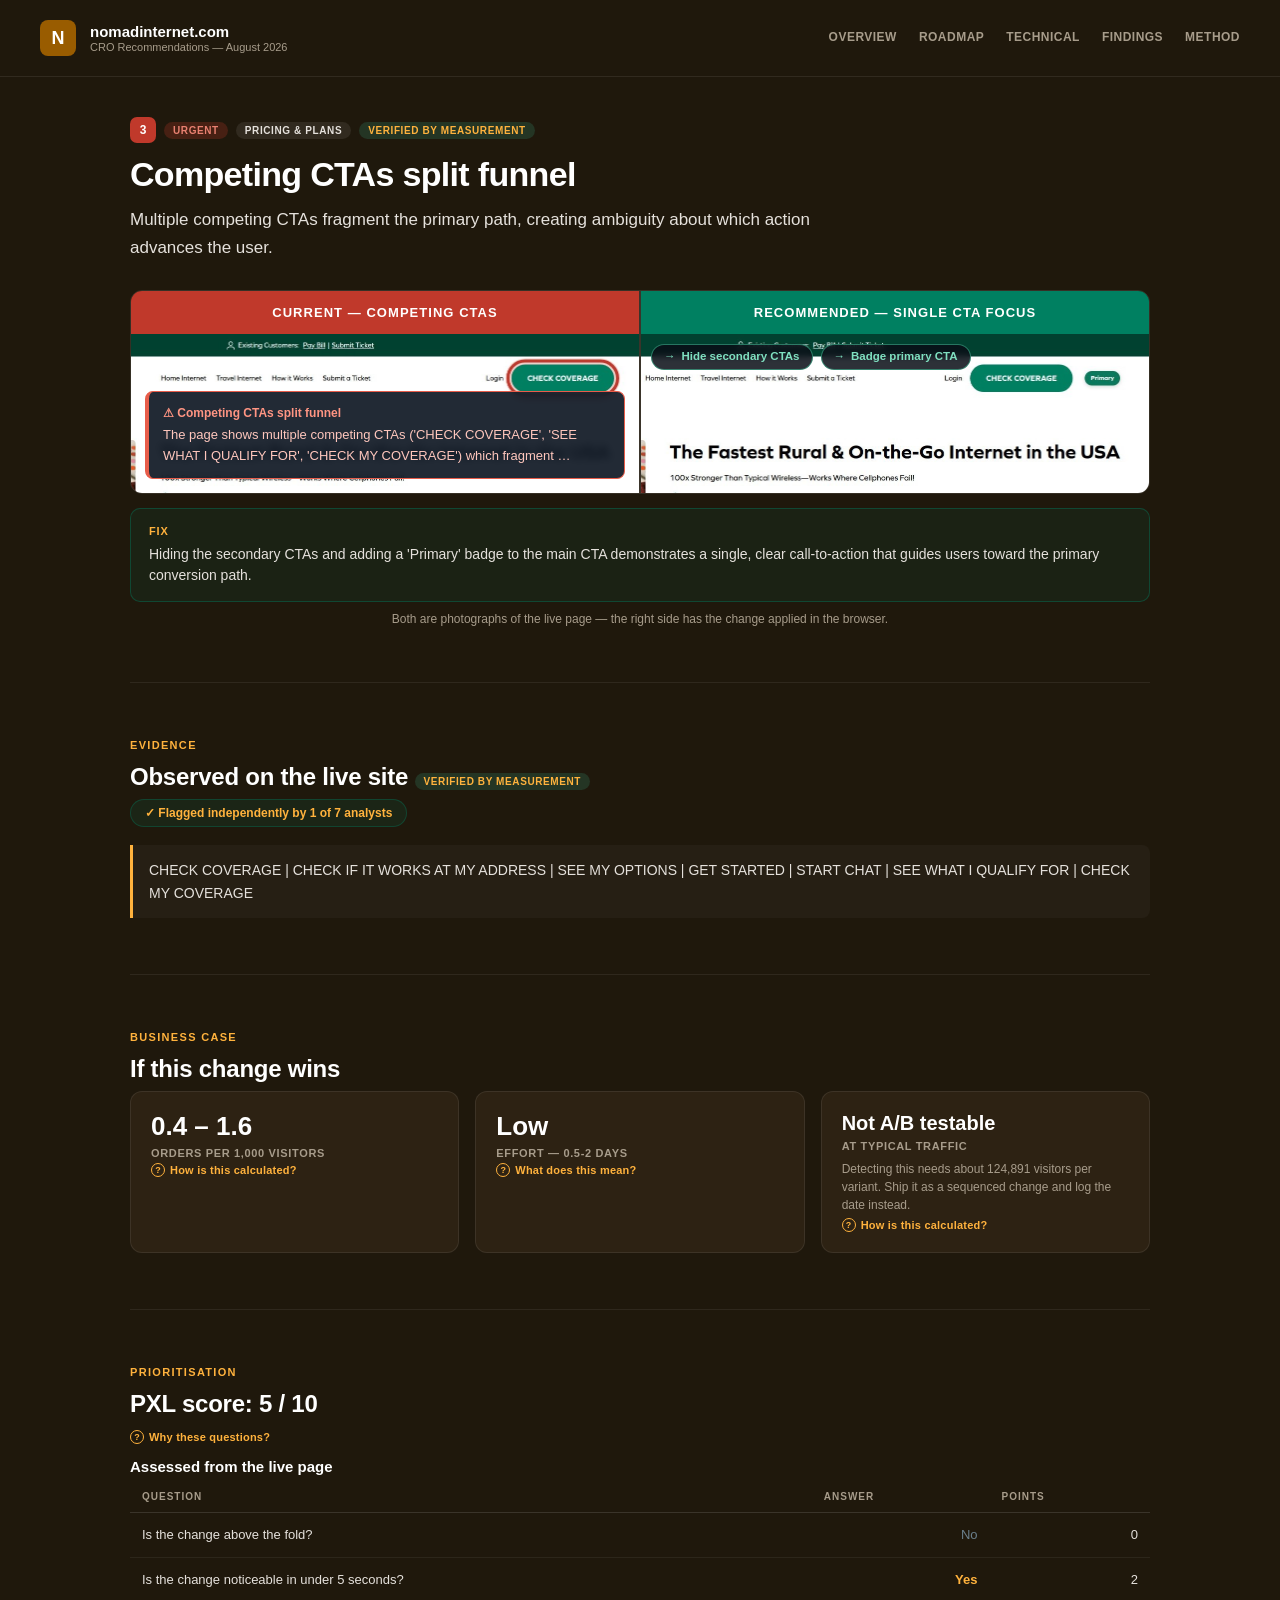
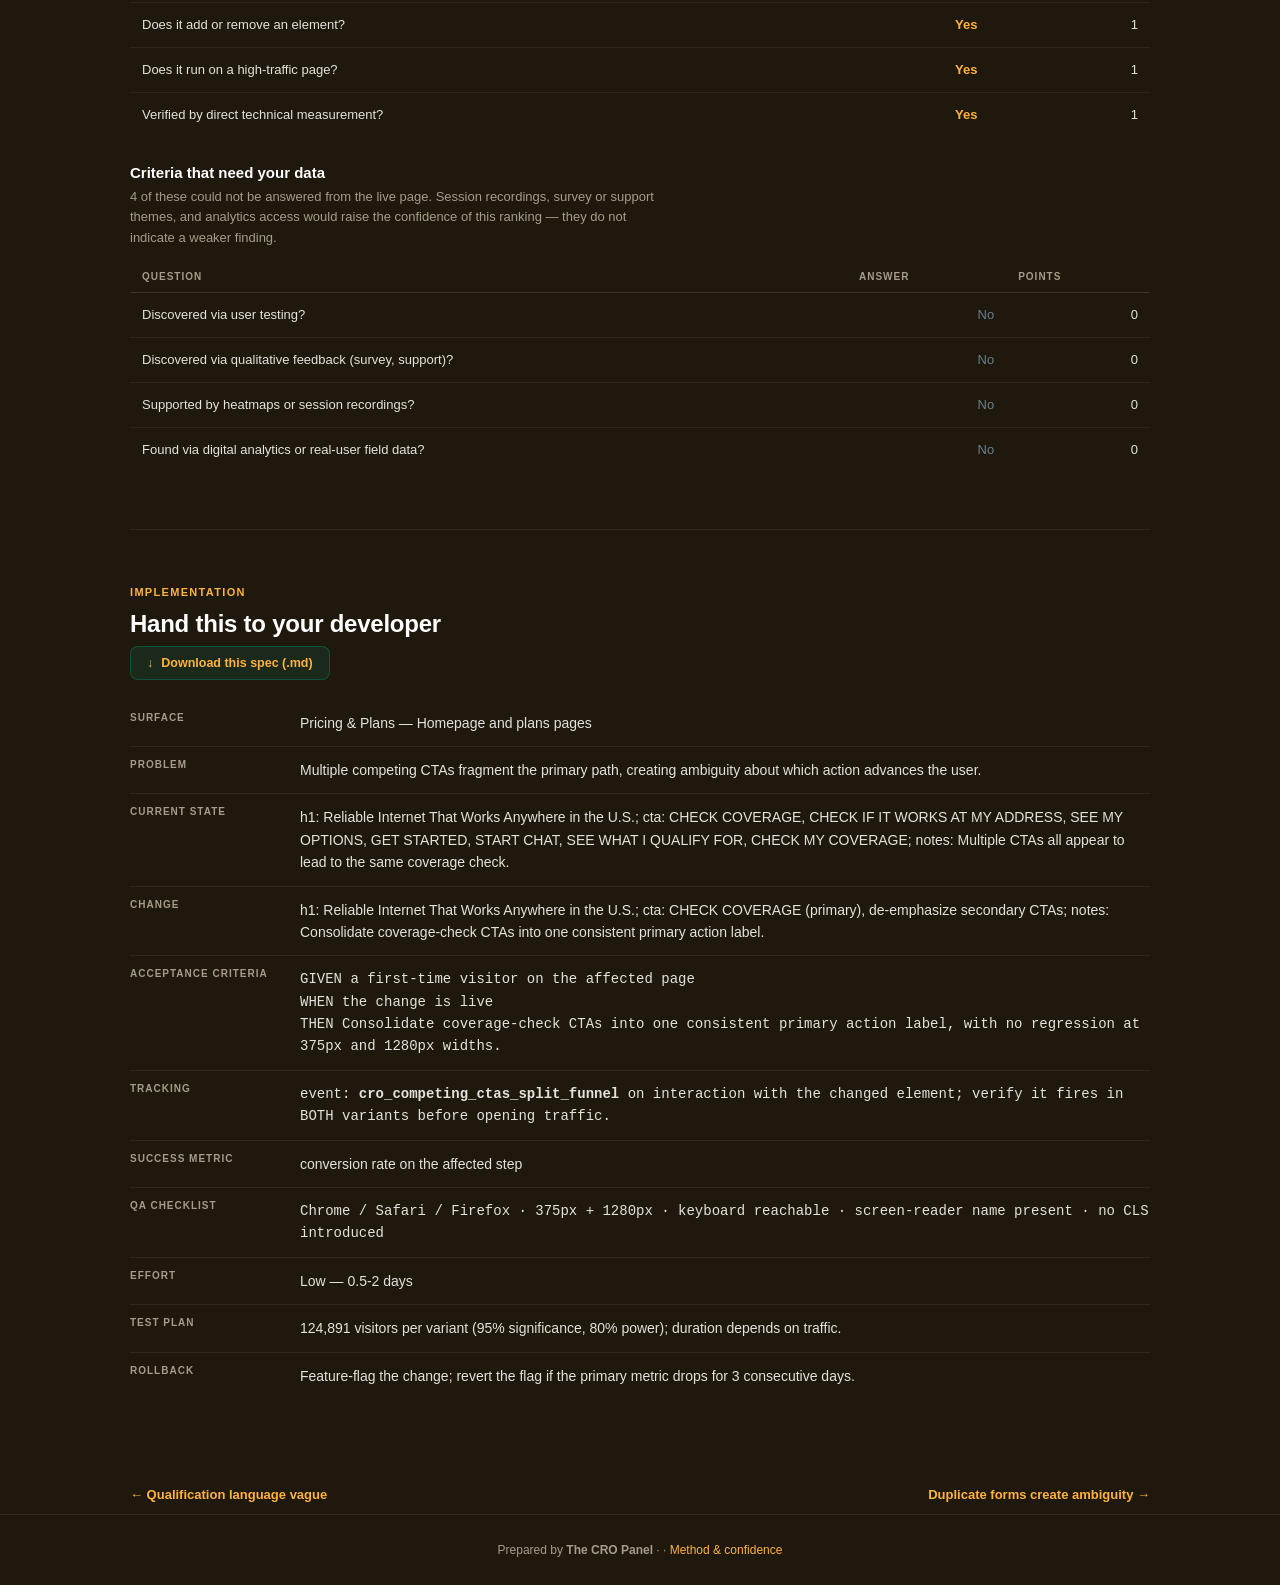
<file: finding_3_competing_ctas_split_funnel.html>
<!doctype html>
<html lang="en">
<head>
<meta charset="utf-8">
<meta name="viewport" content="width=device-width, initial-scale=1.0">
<title>Competing CTAs split funnel — nomadinternet.com</title>
<link rel="stylesheet" href="cro_system.css">
<style>:root{--green:#995c00;--teal:#ffb23d;--navy:#1f180c;--mid:#2d2213;--light:#3f311c;--muted:#a79c8b;--off:#e5e1dc;}</style></head>
<body>
<header>
  <a class="logo-area" href="index.html" style="text-decoration:none">
    <div class="logo-dot">N</div>
    <div>
      <div class="logo-text">nomadinternet.com</div>
      <div class="logo-sub">CRO Recommendations — August 2026</div>
    </div>
  </a>
  <nav class="nav"><a href="index.html">Overview</a><a href="roadmap.html">Roadmap</a><a href="technical.html">Technical</a><a href="appendix.html">Findings</a><a href="methodology.html">Method</a></nav>
</header>

<div class="wrap">
  <div class="finding-head">
    <div class="badge-row">
      <span class="rank-chip rank-urgent">3</span>
      <span class="badge badge-urgent">Urgent</span>
      <span class="badge badge-effort">Pricing &amp; Plans</span>
      <span class="badge badge-verified">Verified by measurement</span>
    </div>
    <h1>Competing CTAs split funnel</h1>
    <p class="thesis">Multiple competing CTAs fragment the primary path, creating ambiguity about which action advances the user.</p>
  </div>
  
  <div class="section" style="padding-top:0;border-top:none">
    <div class="split">
      <div class="col">
        <div class="label-bar label-current">CURRENT — Competing CTAs</div>
        <div class="shotwrap photo-side"><img class="shot-pair" src="shot_before_2_competing_ctas_split_funnel.jpg" alt="Screenshot" loading="lazy"><div class="shot-tag"><strong>⚠ Competing CTAs split funnel</strong>The page shows multiple competing CTAs (&#x27;CHECK COVERAGE&#x27;, &#x27;SEE WHAT I QUALIFY FOR&#x27;, &#x27;CHECK MY COVERAGE&#x27;) which fragment …</div></div>
      </div>
      <div class="divider"></div>
      <div class="col">
        <div class="label-bar label-recommended">RECOMMENDED — Single CTA focus</div>
        <div class="shotwrap photo-side"><img class="shot-pair" src="shot_after_2_competing_ctas_split_funnel.jpg" alt="Screenshot" loading="lazy"><div class="diff-chips chips-overlay"><span class="chip">Hide secondary CTAs</span><span class="chip">Badge primary CTA</span></div></div>
      </div>
    </div>
    <div class="fix-bar"><strong>Fix</strong>Hiding the secondary CTAs and adding a &#x27;Primary&#x27; badge to the main CTA demonstrates a single, clear call-to-action that guides users toward the primary conversion path.</div>
    <div class="photo-note">Both are photographs of the live page — the right side has the
      change applied in the browser.</div>
  </div>
  
<div class="section">
  <div class="eyebrow-label">Evidence</div>
  <h2 class="section-title">Observed on the live site <span class="badge badge-verified">Verified by measurement</span></h2>
  <div class="agreement">✓ Flagged independently by 1 of 7 analysts</div>
  <ul class="evidence-list"><li>CHECK COVERAGE | CHECK IF IT WORKS AT MY ADDRESS | SEE MY OPTIONS | GET STARTED | START CHAT | SEE WHAT I QUALIFY FOR | CHECK MY COVERAGE</li></ul>
</div>
  
<div class="section">
  <div class="eyebrow-label">Business case</div>
  <h2 class="section-title">If this change wins</h2>
  <div class="tiles" style="grid-template-columns:repeat(3,1fr)">
    <div class="tile">
      <div class="tval">0.4 – 1.6</div>
      <div class="tlabel">orders per 1,000 visitors</div>
      <button class="explain" data-m="size-3">How is this calculated?</button>
    </div>
    <div class="tile">
      <div class="tval">Low</div>
      <div class="tlabel">Effort — 0.5-2 days</div>
      <button class="explain" data-m="eff-3">What does this mean?</button>
    </div>
    <div class="tile"><div class="tval" style="font-size:20px">Not A/B testable</div><div class="tlabel">At typical traffic</div><div class="tnote">Detecting this needs about 124,891 visitors per variant. Ship it as a sequenced change and log the date instead.</div><button class="explain" data-m="test-3">How is this calculated?</button></div>
  </div>
</div>
  
<div class="section">
  <div class="eyebrow-label">Prioritisation</div>
  <h2 class="section-title">PXL score: 5 / 10</h2>
  <button class="explain" data-m="pxl-3">Why these questions?</button>
  <h3 class="sub-title">Assessed from the live page</h3>
  <div class="tscroll"><table class="dtable">
    <thead><tr><th>Question</th><th class="num">Answer</th><th class="num">Points</th></tr></thead>
    <tbody><tr><td>Is the change above the fold?</td><td class="num no">No</td><td class="num">0</td></tr><tr><td>Is the change noticeable in under 5 seconds?</td><td class="num yes">Yes</td><td class="num">2</td></tr><tr><td>Does it add or remove an element?</td><td class="num yes">Yes</td><td class="num">1</td></tr><tr><td>Does it run on a high-traffic page?</td><td class="num yes">Yes</td><td class="num">1</td></tr><tr><td>Verified by direct technical measurement?</td><td class="num yes">Yes</td><td class="num">1</td></tr></tbody>
  </table></div>
  
  <h3 class="sub-title">Criteria that need your data</h3>
  <p class="sub-note">4 of these could not be answered from the live page.
    Session recordings, survey or support themes, and analytics access would
    raise the confidence of this ranking — they do not indicate a weaker
    finding.</p>
  <div class="tscroll"><table class="dtable">
    <thead><tr><th>Question</th><th class="num">Answer</th><th class="num">Points</th></tr></thead>
    <tbody><tr><td>Discovered via user testing?</td><td class="num no">No</td><td class="num">0</td></tr><tr><td>Discovered via qualitative feedback (survey, support)?</td><td class="num no">No</td><td class="num">0</td></tr><tr><td>Supported by heatmaps or session recordings?</td><td class="num no">No</td><td class="num">0</td></tr><tr><td>Found via digital analytics or real-user field data?</td><td class="num no">No</td><td class="num">0</td></tr></tbody>
  </table></div>
</div>
  
<div class="section">
  <div class="eyebrow-label">Implementation</div>
  <h2 class="section-title">Hand this to your developer</h2>
  <div class="dl-row" style="margin:0 0 20px">
    <a class="btn-dl" href="dev_spec_3_competing_ctas_split_funnel.md" download>Download this spec (.md)</a>
  </div>
  <dl class="spec">
    <dt>Surface</dt><dd>Pricing &amp; Plans — Homepage and plans pages</dd>
    <dt>Problem</dt><dd>Multiple competing CTAs fragment the primary path, creating ambiguity about which action advances the user.</dd>
    <dt>Current state</dt><dd>h1: Reliable Internet That Works Anywhere in the U.S.; cta: CHECK COVERAGE, CHECK IF IT WORKS AT MY ADDRESS, SEE MY OPTIONS, GET STARTED, START CHAT, SEE WHAT I QUALIFY FOR, CHECK MY COVERAGE; notes: Multiple CTAs all appear to lead to the same coverage check.</dd>
    <dt>Change</dt><dd>h1: Reliable Internet That Works Anywhere in the U.S.; cta: CHECK COVERAGE (primary), de-emphasize secondary CTAs; notes: Consolidate coverage-check CTAs into one consistent primary action label.</dd>
    <dt>Acceptance criteria</dt><dd class="mono">GIVEN a first-time visitor on the affected page<br>
      WHEN the change is live<br>
      THEN Consolidate coverage-check CTAs into one consistent primary action label,
      with no regression at 375px and 1280px widths.</dd>
    <dt>Tracking</dt><dd class="mono">event: <strong>cro_competing_ctas_split_funnel</strong> on interaction with the
      changed element; verify it fires in BOTH variants before opening traffic.</dd>
    <dt>Success metric</dt><dd>conversion rate on the affected step</dd>
    <dt>QA checklist</dt><dd class="mono">Chrome / Safari / Firefox · 375px + 1280px ·
      keyboard reachable · screen-reader name present · no CLS introduced</dd>
    <dt>Effort</dt><dd>Low —
      0.5-2 days</dd>
    <dt>Test plan</dt><dd>124,891 visitors per variant
      (95% significance, 80% power);
      duration depends on traffic.</dd>
    <dt>Rollback</dt><dd>Feature-flag the change; revert the flag if the primary metric
      drops for 3 consecutive days.</dd>
  </dl>
</div>
  <div class="pager"><a href="finding_2_qualification_language_vague.html">← Qualification language vague</a><a href="finding_4_duplicate_forms_create_ambiguity.html">Duplicate forms create ambiguity →</a></div>
</div>
<div class="footer">
  Prepared by <strong>The CRO Panel</strong> · <a href="mailto:"></a> · <a href="methodology.html">Method &amp; confidence</a>
</div>
<div class="modal-overlay" id="modal-root"><div class="modal-box"></div></div>
<template id="m-size-3"><h3>How this range is calculated</h3><p>Result: <strong>0.4 – 1.6 extra orders per 1,000 visitors</strong></p><div class="formula">1,000 visitors × baseline conversion × relative lift
= per 1,000 visitors at an assumed 2.00% baseline conversion rate and a 2.0-8.0% relative lift</div><p>The 2.0–8.0% relative-lift band is an assumption bounded by severity (Urgent), not a prediction.</p><p><strong>The baseline conversion rate is an assumption</strong> — the client did not supply one, so an industry-typical 2.0% is used and labelled as such.</p><p><strong>Why the range is conservative:</strong> Across 127,000 experiments, 12% produced a statistically significant improvement on the primary metric; a healthy programme win rate is 10-30%. Winning tests also overstate their true effect, so treat this as the prize if the change works — never expected revenue.</p></template><template id="m-eff-3"><h3>How effort is estimated</h3><table><tr><th>Bracket</th><th>Days</th><th>Typical scope</th></tr><tr><td>Low</td><td class='num'>0.5–2</td><td>copy, colour, labels, image swaps</td></tr><tr><td>Medium</td><td class='num'>2–5</td><td>layout shifts, form changes, new modules</td></tr><tr><td>High</td><td class='num'>5+</td><td>personalisation, funnel work, integrations</td></tr></table><p>Assigned by matching the recommended change against these scopes; the estimate is a bracket, not a quote.</p></template><template id="m-test-3"><h3>Sample size math</h3><p>Two-proportion z-test, the standard pre-test sample-size calculation:</p><div class="formula">n = [z&#8320;.&#8320;&#8322;&#8325;·√(2·p̄·(1−p̄)) + z&#8320;.&#8322;&#8320;·√(p₁(1−p₁)+p₂(1−p₂))]² / (p₁−p₂)²</div><table><tr><td>Baseline conversion</td><td class='num'>2.0% (assumed)</td></tr><tr><td>Significance / power</td><td class='num'>95% / 80%</td></tr><tr><td>Sample per variant, 8.0% lift</td><td class='num'>124,891</td></tr><tr><td>Sample per variant, 2.0% lift</td><td class='num'>1,941,808</td></tr></table><p>Halving the minimum detectable effect roughly quadruples the sample required, which is why the conservative figure is so much larger.</p></template><template id="m-pxl-3"><h3>What PXL is</h3><p>PXL is CXL's prioritisation framework: binary questions instead of subjective 1–10 guesses, weighted toward evidence.</p><p>Findings discovered by inspection score zero on all four evidence questions — that is the honest signal, not a defect. Findings verified by direct measurement earn the extension point and, where real-user field data is involved, the analytics point.</p><p>The full rubric is on the <a href="methodology.html" style="color:var(--teal)">method page</a>.</p></template><script>
(function(){
  var root=document.getElementById('modal-root');
  function close(){root.classList.remove('open');}
  document.addEventListener('click',function(e){
    var b=e.target.closest('[data-m]');
    if(b){var t=document.getElementById('m-'+b.getAttribute('data-m'));
      if(t){root.querySelector('.modal-box').innerHTML=
        '<button class="modal-close" aria-label="Close">\u00d7</button>'+t.innerHTML;
        root.classList.add('open');}return;}
    if(e.target.closest('.modal-close')||e.target===root)close();
  });
  document.addEventListener('keydown',function(e){if(e.key==='Escape')close();});
  /* The miniature is markup authored at 1280px, scaled to the card width.
     Real screenshots on a narrow viewport are stacked at full width instead,
     so scaling them would shrink them to about a third of the card. The inline
     transform has to be cleared as well as skipped, because a resize past the
     breakpoint leaves the previous value behind. */
  function scale(){
    var stack=window.matchMedia('(max-width: 700px)').matches;
    document.querySelectorAll('.card-preview .preview-inner').forEach(function(el){
      var host=el.parentElement;if(!host)return;
      if(stack&&el.classList.contains('photo')){
        el.style.transform='';host.style.height='';return;}
      var w=host.clientWidth;if(!w)return;
      var s=w/1280;el.style.transform='scale('+s+')';
      host.style.height=Math.round(514*s)+'px';});
  }
  scale();window.addEventListener('resize',scale);
  function pos(){
    document.querySelectorAll('.shot-scroll[data-frac]').forEach(function(el){
      var img=el.querySelector('img');
      var go=function(){var f=parseFloat(el.getAttribute('data-frac'))||0;
        el.scrollTop=f*(el.scrollHeight-el.clientHeight);};
      if(img&&!img.complete){img.addEventListener('load',go);}else{go();}
    });
  }
  pos();
})();
</script>
</body>
</html>
</file>
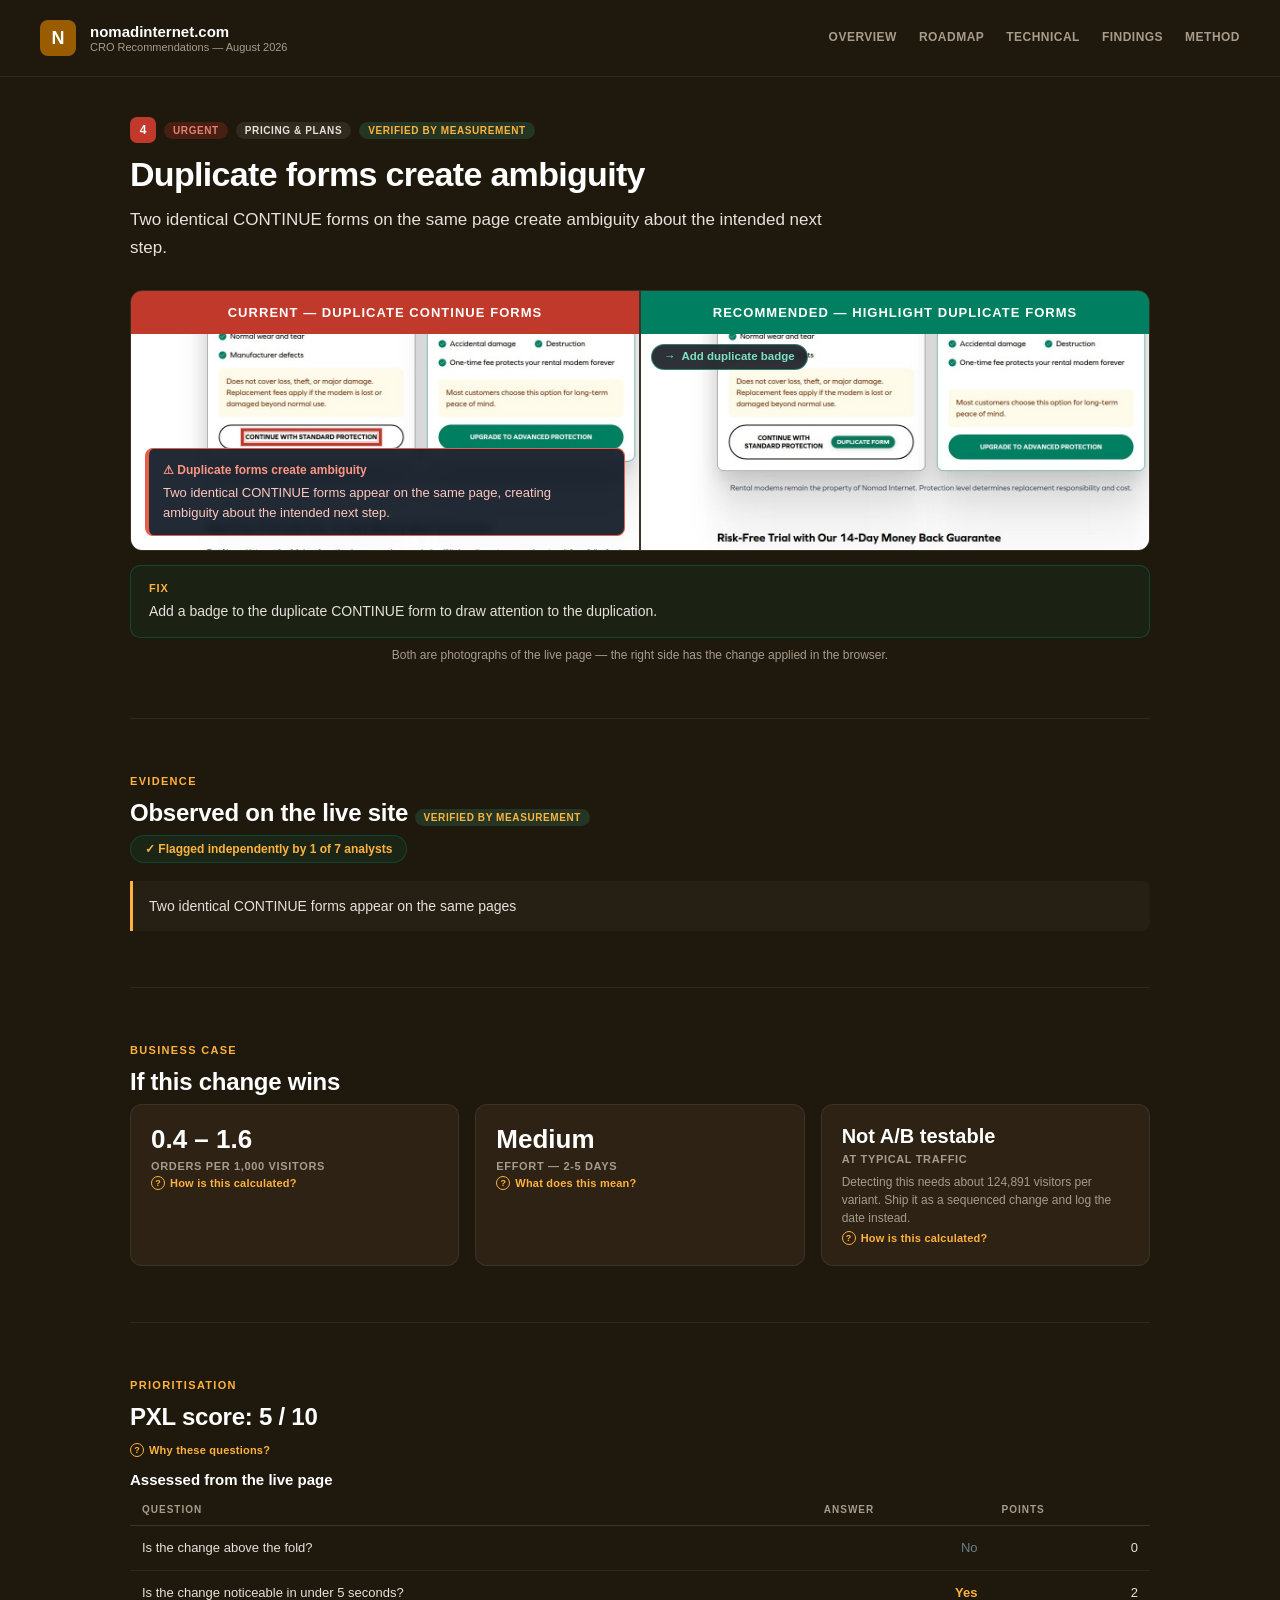
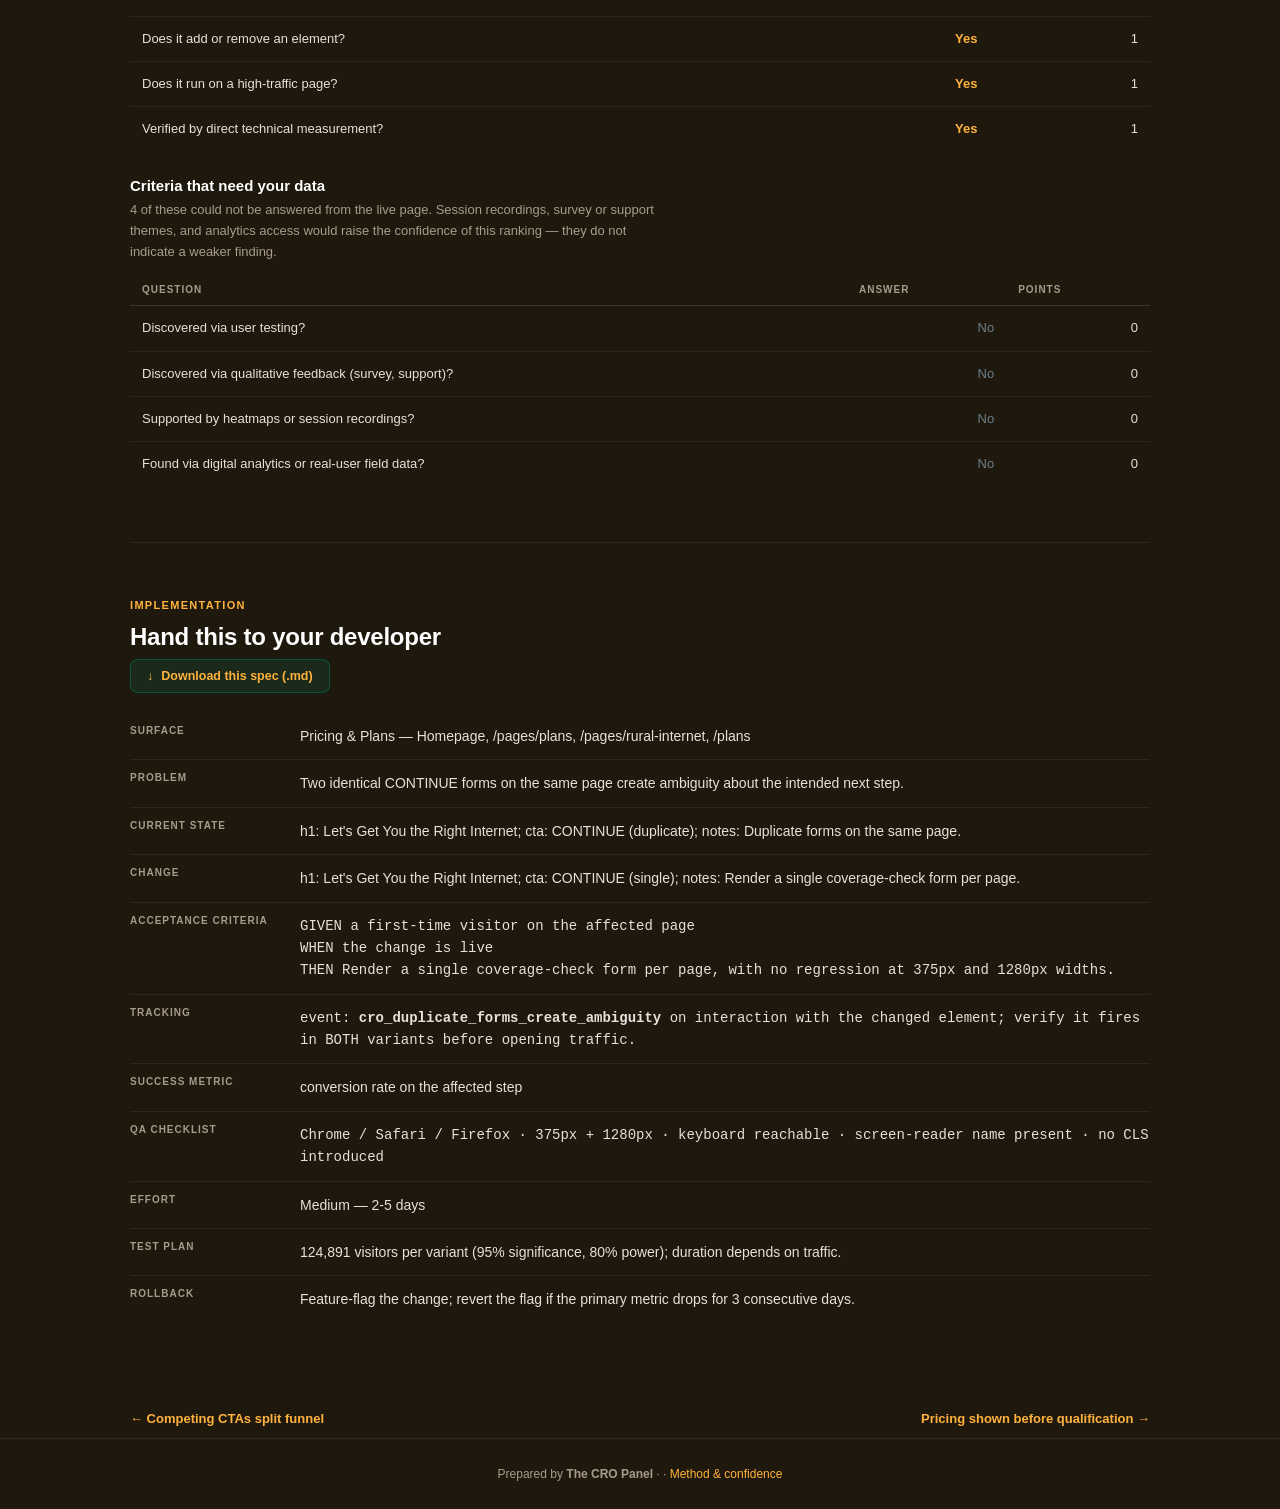
<file: finding_4_duplicate_forms_create_ambiguity.html>
<!doctype html>
<html lang="en">
<head>
<meta charset="utf-8">
<meta name="viewport" content="width=device-width, initial-scale=1.0">
<title>Duplicate forms create ambiguity — nomadinternet.com</title>
<link rel="stylesheet" href="cro_system.css">
<style>:root{--green:#995c00;--teal:#ffb23d;--navy:#1f180c;--mid:#2d2213;--light:#3f311c;--muted:#a79c8b;--off:#e5e1dc;}</style></head>
<body>
<header>
  <a class="logo-area" href="index.html" style="text-decoration:none">
    <div class="logo-dot">N</div>
    <div>
      <div class="logo-text">nomadinternet.com</div>
      <div class="logo-sub">CRO Recommendations — August 2026</div>
    </div>
  </a>
  <nav class="nav"><a href="index.html">Overview</a><a href="roadmap.html">Roadmap</a><a href="technical.html">Technical</a><a href="appendix.html">Findings</a><a href="methodology.html">Method</a></nav>
</header>

<div class="wrap">
  <div class="finding-head">
    <div class="badge-row">
      <span class="rank-chip rank-urgent">4</span>
      <span class="badge badge-urgent">Urgent</span>
      <span class="badge badge-effort">Pricing &amp; Plans</span>
      <span class="badge badge-verified">Verified by measurement</span>
    </div>
    <h1>Duplicate forms create ambiguity</h1>
    <p class="thesis">Two identical CONTINUE forms on the same page create ambiguity about the intended next step.</p>
  </div>
  
  <div class="section" style="padding-top:0;border-top:none">
    <div class="split">
      <div class="col">
        <div class="label-bar label-current">CURRENT — Duplicate CONTINUE forms</div>
        <div class="shotwrap photo-side"><img class="shot-pair" src="shot_before_3_duplicate_forms_create_ambiguity.jpg" alt="Screenshot" loading="lazy"><div class="shot-tag"><strong>⚠ Duplicate forms create ambiguity</strong>Two identical CONTINUE forms appear on the same page, creating ambiguity about the intended next step.</div></div>
      </div>
      <div class="divider"></div>
      <div class="col">
        <div class="label-bar label-recommended">RECOMMENDED — Highlight duplicate forms</div>
        <div class="shotwrap photo-side"><img class="shot-pair" src="shot_after_3_duplicate_forms_create_ambiguity.jpg" alt="Screenshot" loading="lazy"><div class="diff-chips chips-overlay"><span class="chip">Add duplicate badge</span></div></div>
      </div>
    </div>
    <div class="fix-bar"><strong>Fix</strong>Add a badge to the duplicate CONTINUE form to draw attention to the duplication.</div>
    <div class="photo-note">Both are photographs of the live page — the right side has the
      change applied in the browser.</div>
  </div>
  
<div class="section">
  <div class="eyebrow-label">Evidence</div>
  <h2 class="section-title">Observed on the live site <span class="badge badge-verified">Verified by measurement</span></h2>
  <div class="agreement">✓ Flagged independently by 1 of 7 analysts</div>
  <ul class="evidence-list"><li>Two identical CONTINUE forms appear on the same pages</li></ul>
</div>
  
<div class="section">
  <div class="eyebrow-label">Business case</div>
  <h2 class="section-title">If this change wins</h2>
  <div class="tiles" style="grid-template-columns:repeat(3,1fr)">
    <div class="tile">
      <div class="tval">0.4 – 1.6</div>
      <div class="tlabel">orders per 1,000 visitors</div>
      <button class="explain" data-m="size-4">How is this calculated?</button>
    </div>
    <div class="tile">
      <div class="tval">Medium</div>
      <div class="tlabel">Effort — 2-5 days</div>
      <button class="explain" data-m="eff-4">What does this mean?</button>
    </div>
    <div class="tile"><div class="tval" style="font-size:20px">Not A/B testable</div><div class="tlabel">At typical traffic</div><div class="tnote">Detecting this needs about 124,891 visitors per variant. Ship it as a sequenced change and log the date instead.</div><button class="explain" data-m="test-4">How is this calculated?</button></div>
  </div>
</div>
  
<div class="section">
  <div class="eyebrow-label">Prioritisation</div>
  <h2 class="section-title">PXL score: 5 / 10</h2>
  <button class="explain" data-m="pxl-4">Why these questions?</button>
  <h3 class="sub-title">Assessed from the live page</h3>
  <div class="tscroll"><table class="dtable">
    <thead><tr><th>Question</th><th class="num">Answer</th><th class="num">Points</th></tr></thead>
    <tbody><tr><td>Is the change above the fold?</td><td class="num no">No</td><td class="num">0</td></tr><tr><td>Is the change noticeable in under 5 seconds?</td><td class="num yes">Yes</td><td class="num">2</td></tr><tr><td>Does it add or remove an element?</td><td class="num yes">Yes</td><td class="num">1</td></tr><tr><td>Does it run on a high-traffic page?</td><td class="num yes">Yes</td><td class="num">1</td></tr><tr><td>Verified by direct technical measurement?</td><td class="num yes">Yes</td><td class="num">1</td></tr></tbody>
  </table></div>
  
  <h3 class="sub-title">Criteria that need your data</h3>
  <p class="sub-note">4 of these could not be answered from the live page.
    Session recordings, survey or support themes, and analytics access would
    raise the confidence of this ranking — they do not indicate a weaker
    finding.</p>
  <div class="tscroll"><table class="dtable">
    <thead><tr><th>Question</th><th class="num">Answer</th><th class="num">Points</th></tr></thead>
    <tbody><tr><td>Discovered via user testing?</td><td class="num no">No</td><td class="num">0</td></tr><tr><td>Discovered via qualitative feedback (survey, support)?</td><td class="num no">No</td><td class="num">0</td></tr><tr><td>Supported by heatmaps or session recordings?</td><td class="num no">No</td><td class="num">0</td></tr><tr><td>Found via digital analytics or real-user field data?</td><td class="num no">No</td><td class="num">0</td></tr></tbody>
  </table></div>
</div>
  
<div class="section">
  <div class="eyebrow-label">Implementation</div>
  <h2 class="section-title">Hand this to your developer</h2>
  <div class="dl-row" style="margin:0 0 20px">
    <a class="btn-dl" href="dev_spec_4_duplicate_forms_create_ambiguity.md" download>Download this spec (.md)</a>
  </div>
  <dl class="spec">
    <dt>Surface</dt><dd>Pricing &amp; Plans — Homepage, /pages/plans, /pages/rural-internet, /plans</dd>
    <dt>Problem</dt><dd>Two identical CONTINUE forms on the same page create ambiguity about the intended next step.</dd>
    <dt>Current state</dt><dd>h1: Let&#x27;s Get You the Right Internet; cta: CONTINUE (duplicate); notes: Duplicate forms on the same page.</dd>
    <dt>Change</dt><dd>h1: Let&#x27;s Get You the Right Internet; cta: CONTINUE (single); notes: Render a single coverage-check form per page.</dd>
    <dt>Acceptance criteria</dt><dd class="mono">GIVEN a first-time visitor on the affected page<br>
      WHEN the change is live<br>
      THEN Render a single coverage-check form per page,
      with no regression at 375px and 1280px widths.</dd>
    <dt>Tracking</dt><dd class="mono">event: <strong>cro_duplicate_forms_create_ambiguity</strong> on interaction with the
      changed element; verify it fires in BOTH variants before opening traffic.</dd>
    <dt>Success metric</dt><dd>conversion rate on the affected step</dd>
    <dt>QA checklist</dt><dd class="mono">Chrome / Safari / Firefox · 375px + 1280px ·
      keyboard reachable · screen-reader name present · no CLS introduced</dd>
    <dt>Effort</dt><dd>Medium —
      2-5 days</dd>
    <dt>Test plan</dt><dd>124,891 visitors per variant
      (95% significance, 80% power);
      duration depends on traffic.</dd>
    <dt>Rollback</dt><dd>Feature-flag the change; revert the flag if the primary metric
      drops for 3 consecutive days.</dd>
  </dl>
</div>
  <div class="pager"><a href="finding_3_competing_ctas_split_funnel.html">← Competing CTAs split funnel</a><a href="finding_5_pricing_shown_before_qualification.html">Pricing shown before qualification →</a></div>
</div>
<div class="footer">
  Prepared by <strong>The CRO Panel</strong> · <a href="mailto:"></a> · <a href="methodology.html">Method &amp; confidence</a>
</div>
<div class="modal-overlay" id="modal-root"><div class="modal-box"></div></div>
<template id="m-size-4"><h3>How this range is calculated</h3><p>Result: <strong>0.4 – 1.6 extra orders per 1,000 visitors</strong></p><div class="formula">1,000 visitors × baseline conversion × relative lift
= per 1,000 visitors at an assumed 2.00% baseline conversion rate and a 2.0-8.0% relative lift</div><p>The 2.0–8.0% relative-lift band is an assumption bounded by severity (Urgent), not a prediction.</p><p><strong>The baseline conversion rate is an assumption</strong> — the client did not supply one, so an industry-typical 2.0% is used and labelled as such.</p><p><strong>Why the range is conservative:</strong> Across 127,000 experiments, 12% produced a statistically significant improvement on the primary metric; a healthy programme win rate is 10-30%. Winning tests also overstate their true effect, so treat this as the prize if the change works — never expected revenue.</p></template><template id="m-eff-4"><h3>How effort is estimated</h3><table><tr><th>Bracket</th><th>Days</th><th>Typical scope</th></tr><tr><td>Low</td><td class='num'>0.5–2</td><td>copy, colour, labels, image swaps</td></tr><tr><td>Medium</td><td class='num'>2–5</td><td>layout shifts, form changes, new modules</td></tr><tr><td>High</td><td class='num'>5+</td><td>personalisation, funnel work, integrations</td></tr></table><p>Assigned by matching the recommended change against these scopes; the estimate is a bracket, not a quote.</p></template><template id="m-test-4"><h3>Sample size math</h3><p>Two-proportion z-test, the standard pre-test sample-size calculation:</p><div class="formula">n = [z&#8320;.&#8320;&#8322;&#8325;·√(2·p̄·(1−p̄)) + z&#8320;.&#8322;&#8320;·√(p₁(1−p₁)+p₂(1−p₂))]² / (p₁−p₂)²</div><table><tr><td>Baseline conversion</td><td class='num'>2.0% (assumed)</td></tr><tr><td>Significance / power</td><td class='num'>95% / 80%</td></tr><tr><td>Sample per variant, 8.0% lift</td><td class='num'>124,891</td></tr><tr><td>Sample per variant, 2.0% lift</td><td class='num'>1,941,808</td></tr></table><p>Halving the minimum detectable effect roughly quadruples the sample required, which is why the conservative figure is so much larger.</p></template><template id="m-pxl-4"><h3>What PXL is</h3><p>PXL is CXL's prioritisation framework: binary questions instead of subjective 1–10 guesses, weighted toward evidence.</p><p>Findings discovered by inspection score zero on all four evidence questions — that is the honest signal, not a defect. Findings verified by direct measurement earn the extension point and, where real-user field data is involved, the analytics point.</p><p>The full rubric is on the <a href="methodology.html" style="color:var(--teal)">method page</a>.</p></template><script>
(function(){
  var root=document.getElementById('modal-root');
  function close(){root.classList.remove('open');}
  document.addEventListener('click',function(e){
    var b=e.target.closest('[data-m]');
    if(b){var t=document.getElementById('m-'+b.getAttribute('data-m'));
      if(t){root.querySelector('.modal-box').innerHTML=
        '<button class="modal-close" aria-label="Close">\u00d7</button>'+t.innerHTML;
        root.classList.add('open');}return;}
    if(e.target.closest('.modal-close')||e.target===root)close();
  });
  document.addEventListener('keydown',function(e){if(e.key==='Escape')close();});
  /* The miniature is markup authored at 1280px, scaled to the card width.
     Real screenshots on a narrow viewport are stacked at full width instead,
     so scaling them would shrink them to about a third of the card. The inline
     transform has to be cleared as well as skipped, because a resize past the
     breakpoint leaves the previous value behind. */
  function scale(){
    var stack=window.matchMedia('(max-width: 700px)').matches;
    document.querySelectorAll('.card-preview .preview-inner').forEach(function(el){
      var host=el.parentElement;if(!host)return;
      if(stack&&el.classList.contains('photo')){
        el.style.transform='';host.style.height='';return;}
      var w=host.clientWidth;if(!w)return;
      var s=w/1280;el.style.transform='scale('+s+')';
      host.style.height=Math.round(514*s)+'px';});
  }
  scale();window.addEventListener('resize',scale);
  function pos(){
    document.querySelectorAll('.shot-scroll[data-frac]').forEach(function(el){
      var img=el.querySelector('img');
      var go=function(){var f=parseFloat(el.getAttribute('data-frac'))||0;
        el.scrollTop=f*(el.scrollHeight-el.clientHeight);};
      if(img&&!img.complete){img.addEventListener('load',go);}else{go();}
    });
  }
  pos();
})();
</script>
</body>
</html>
</file>
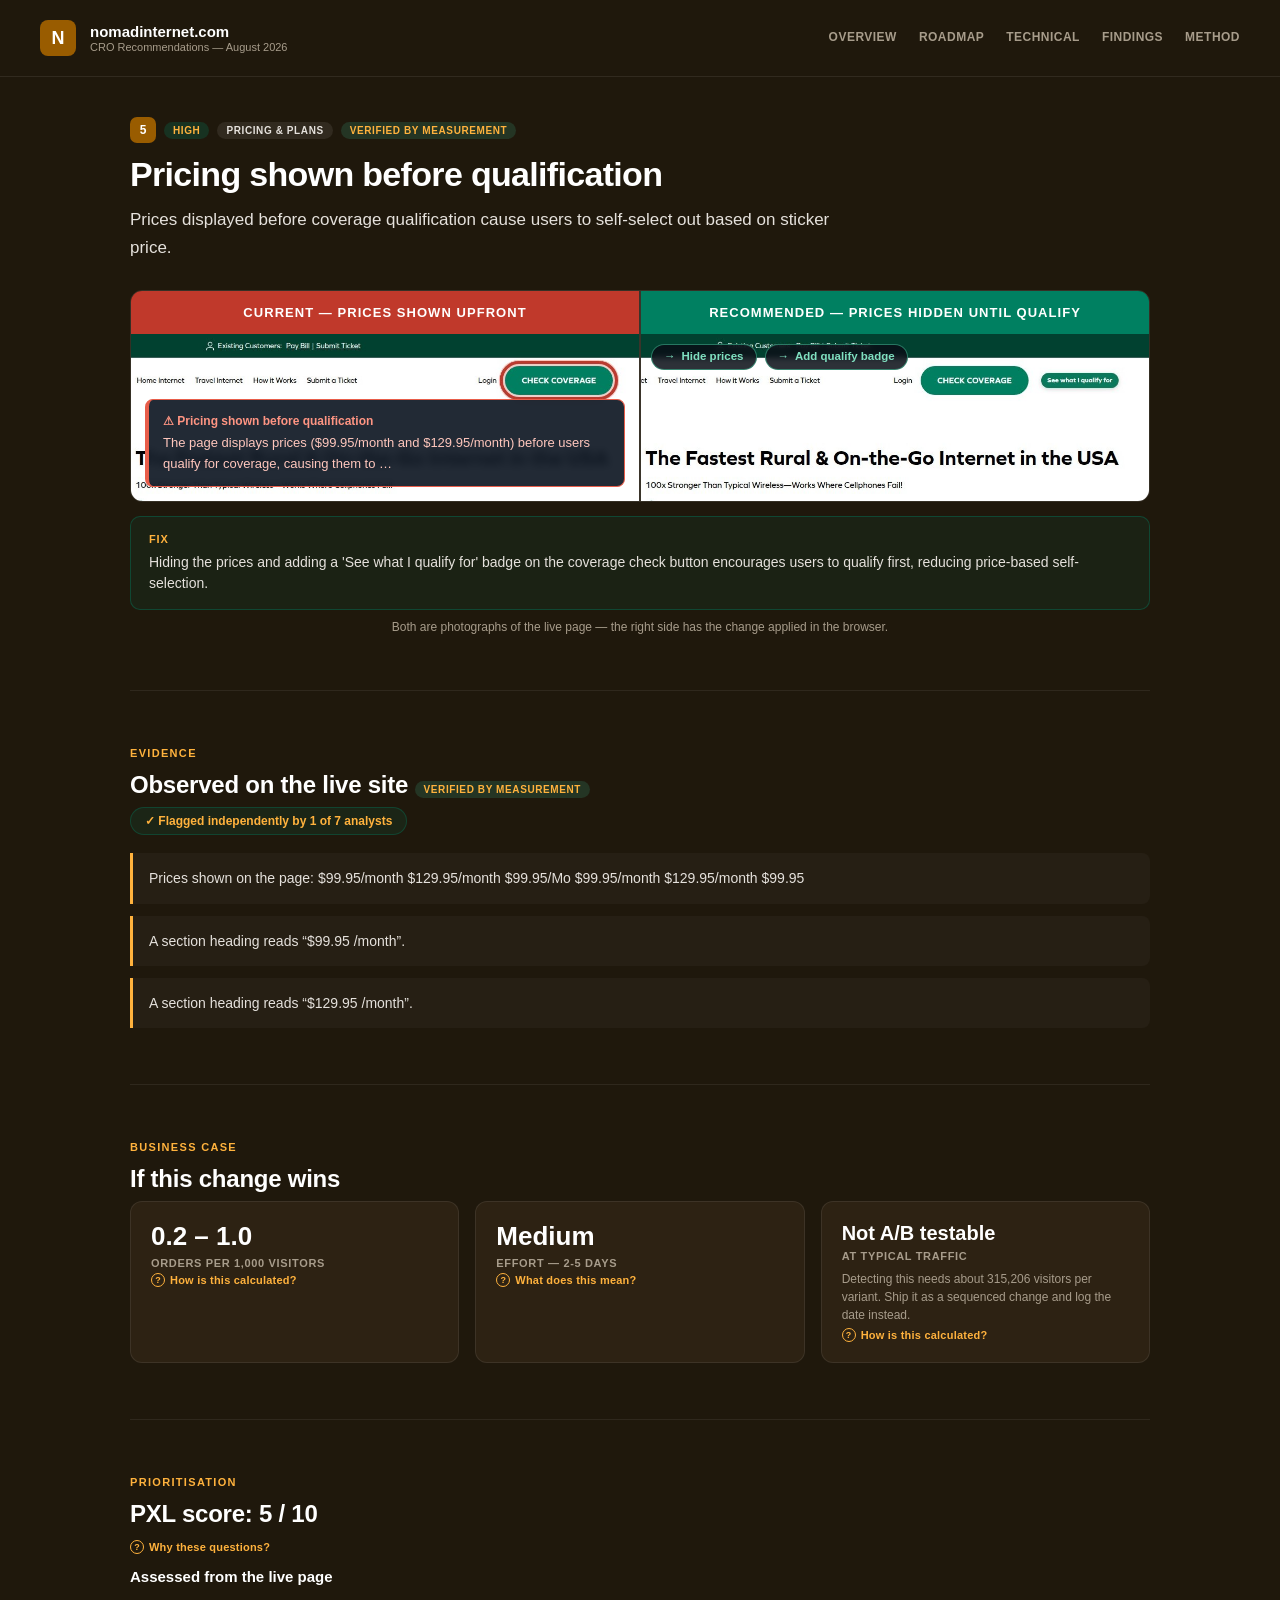
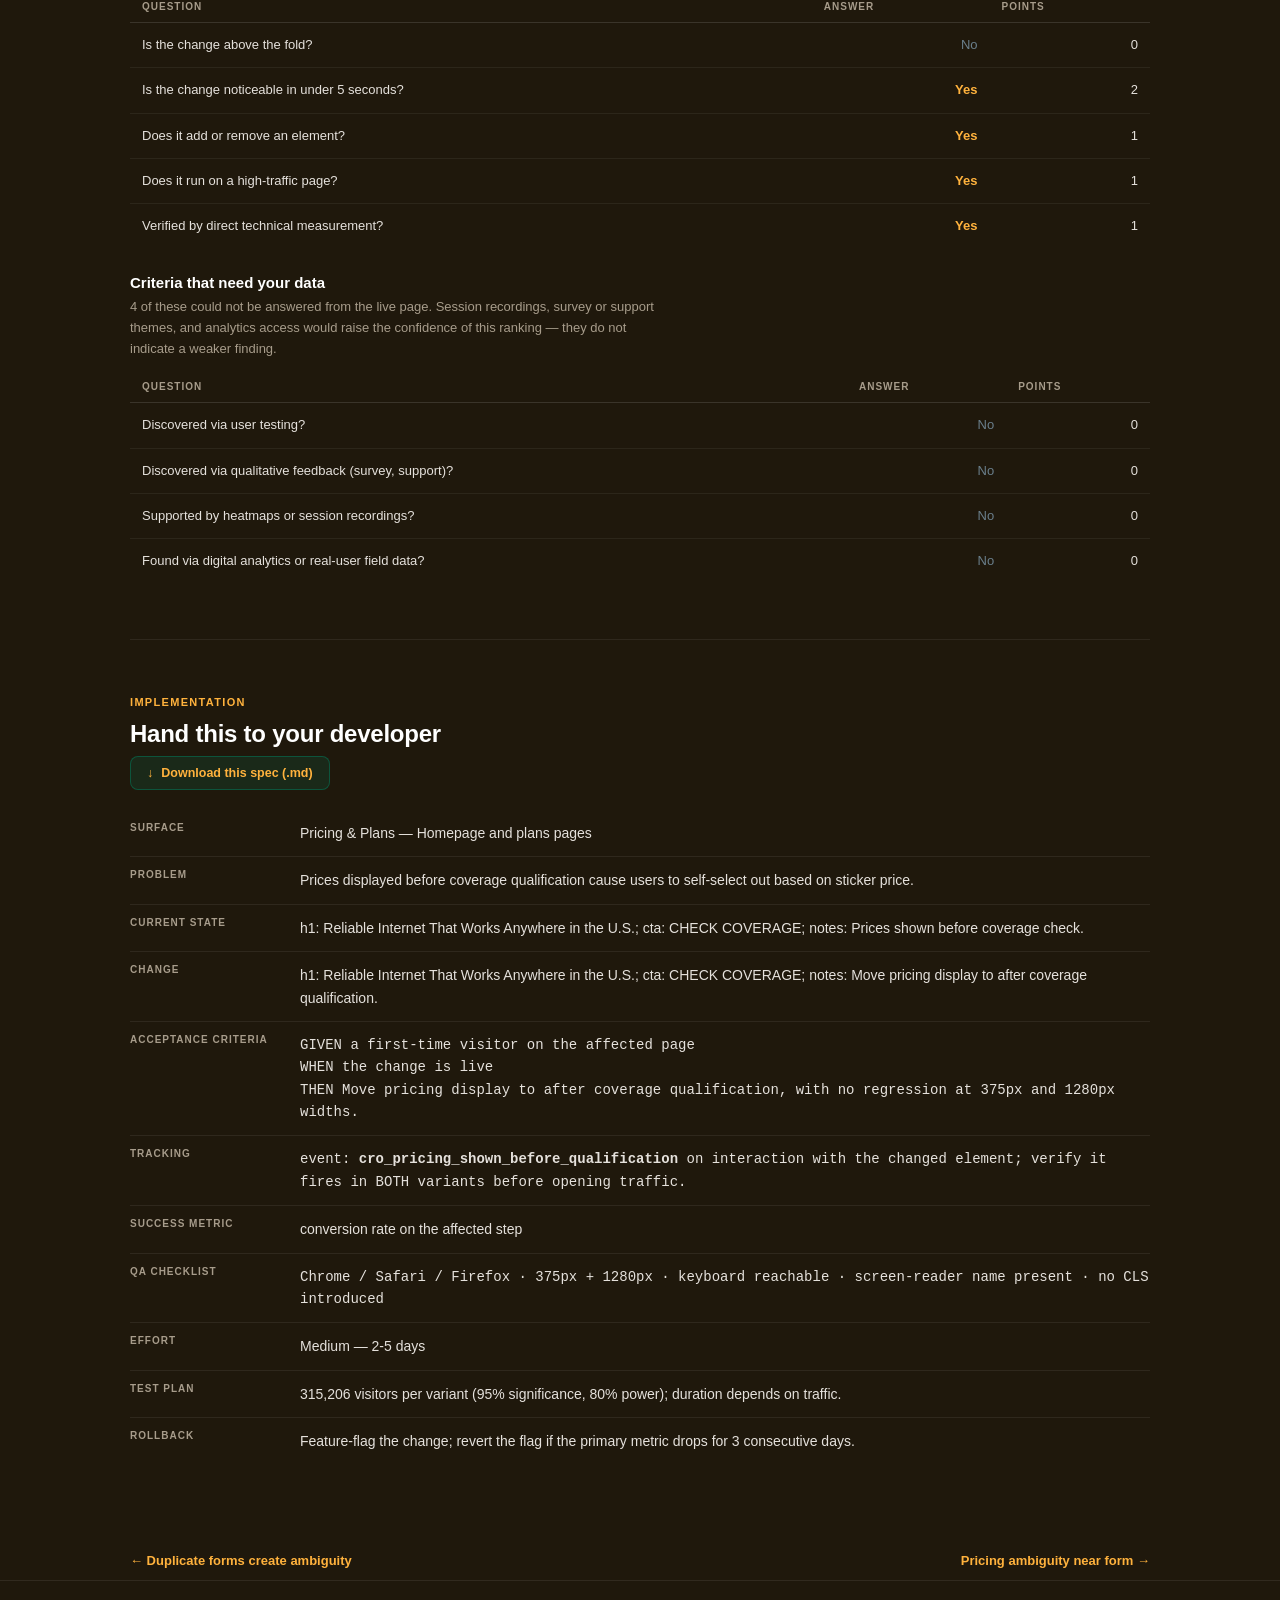
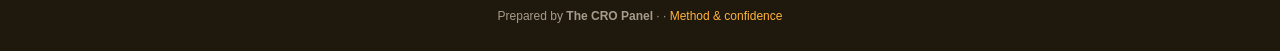
<file: finding_5_pricing_shown_before_qualification.html>
<!doctype html>
<html lang="en">
<head>
<meta charset="utf-8">
<meta name="viewport" content="width=device-width, initial-scale=1.0">
<title>Pricing shown before qualification — nomadinternet.com</title>
<link rel="stylesheet" href="cro_system.css">
<style>:root{--green:#995c00;--teal:#ffb23d;--navy:#1f180c;--mid:#2d2213;--light:#3f311c;--muted:#a79c8b;--off:#e5e1dc;}</style></head>
<body>
<header>
  <a class="logo-area" href="index.html" style="text-decoration:none">
    <div class="logo-dot">N</div>
    <div>
      <div class="logo-text">nomadinternet.com</div>
      <div class="logo-sub">CRO Recommendations — August 2026</div>
    </div>
  </a>
  <nav class="nav"><a href="index.html">Overview</a><a href="roadmap.html">Roadmap</a><a href="technical.html">Technical</a><a href="appendix.html">Findings</a><a href="methodology.html">Method</a></nav>
</header>

<div class="wrap">
  <div class="finding-head">
    <div class="badge-row">
      <span class="rank-chip rank-high">5</span>
      <span class="badge badge-high">High</span>
      <span class="badge badge-effort">Pricing &amp; Plans</span>
      <span class="badge badge-verified">Verified by measurement</span>
    </div>
    <h1>Pricing shown before qualification</h1>
    <p class="thesis">Prices displayed before coverage qualification cause users to self-select out based on sticker price.</p>
  </div>
  
  <div class="section" style="padding-top:0;border-top:none">
    <div class="split">
      <div class="col">
        <div class="label-bar label-current">CURRENT — Prices shown upfront</div>
        <div class="shotwrap photo-side"><img class="shot-pair" src="shot_before_4_pricing_shown_before_qualification.jpg" alt="Screenshot" loading="lazy"><div class="shot-tag"><strong>⚠ Pricing shown before qualification</strong>The page displays prices ($99.95/month and $129.95/month) before users qualify for coverage, causing them to …</div></div>
      </div>
      <div class="divider"></div>
      <div class="col">
        <div class="label-bar label-recommended">RECOMMENDED — Prices hidden until qualify</div>
        <div class="shotwrap photo-side"><img class="shot-pair" src="shot_after_4_pricing_shown_before_qualification.jpg" alt="Screenshot" loading="lazy"><div class="diff-chips chips-overlay"><span class="chip">Hide prices</span><span class="chip">Add qualify badge</span></div></div>
      </div>
    </div>
    <div class="fix-bar"><strong>Fix</strong>Hiding the prices and adding a &#x27;See what I qualify for&#x27; badge on the coverage check button encourages users to qualify first, reducing price-based self-selection.</div>
    <div class="photo-note">Both are photographs of the live page — the right side has the
      change applied in the browser.</div>
  </div>
  
<div class="section">
  <div class="eyebrow-label">Evidence</div>
  <h2 class="section-title">Observed on the live site <span class="badge badge-verified">Verified by measurement</span></h2>
  <div class="agreement">✓ Flagged independently by 1 of 7 analysts</div>
  <ul class="evidence-list"><li>Prices shown on the page: $99.95/month $129.95/month $99.95/Mo $99.95/month $129.95/month $99.95</li><li>A section heading reads “$99.95 /month”.</li><li>A section heading reads “$129.95 /month”.</li></ul>
</div>
  
<div class="section">
  <div class="eyebrow-label">Business case</div>
  <h2 class="section-title">If this change wins</h2>
  <div class="tiles" style="grid-template-columns:repeat(3,1fr)">
    <div class="tile">
      <div class="tval">0.2 – 1.0</div>
      <div class="tlabel">orders per 1,000 visitors</div>
      <button class="explain" data-m="size-5">How is this calculated?</button>
    </div>
    <div class="tile">
      <div class="tval">Medium</div>
      <div class="tlabel">Effort — 2-5 days</div>
      <button class="explain" data-m="eff-5">What does this mean?</button>
    </div>
    <div class="tile"><div class="tval" style="font-size:20px">Not A/B testable</div><div class="tlabel">At typical traffic</div><div class="tnote">Detecting this needs about 315,206 visitors per variant. Ship it as a sequenced change and log the date instead.</div><button class="explain" data-m="test-5">How is this calculated?</button></div>
  </div>
</div>
  
<div class="section">
  <div class="eyebrow-label">Prioritisation</div>
  <h2 class="section-title">PXL score: 5 / 10</h2>
  <button class="explain" data-m="pxl-5">Why these questions?</button>
  <h3 class="sub-title">Assessed from the live page</h3>
  <div class="tscroll"><table class="dtable">
    <thead><tr><th>Question</th><th class="num">Answer</th><th class="num">Points</th></tr></thead>
    <tbody><tr><td>Is the change above the fold?</td><td class="num no">No</td><td class="num">0</td></tr><tr><td>Is the change noticeable in under 5 seconds?</td><td class="num yes">Yes</td><td class="num">2</td></tr><tr><td>Does it add or remove an element?</td><td class="num yes">Yes</td><td class="num">1</td></tr><tr><td>Does it run on a high-traffic page?</td><td class="num yes">Yes</td><td class="num">1</td></tr><tr><td>Verified by direct technical measurement?</td><td class="num yes">Yes</td><td class="num">1</td></tr></tbody>
  </table></div>
  
  <h3 class="sub-title">Criteria that need your data</h3>
  <p class="sub-note">4 of these could not be answered from the live page.
    Session recordings, survey or support themes, and analytics access would
    raise the confidence of this ranking — they do not indicate a weaker
    finding.</p>
  <div class="tscroll"><table class="dtable">
    <thead><tr><th>Question</th><th class="num">Answer</th><th class="num">Points</th></tr></thead>
    <tbody><tr><td>Discovered via user testing?</td><td class="num no">No</td><td class="num">0</td></tr><tr><td>Discovered via qualitative feedback (survey, support)?</td><td class="num no">No</td><td class="num">0</td></tr><tr><td>Supported by heatmaps or session recordings?</td><td class="num no">No</td><td class="num">0</td></tr><tr><td>Found via digital analytics or real-user field data?</td><td class="num no">No</td><td class="num">0</td></tr></tbody>
  </table></div>
</div>
  
<div class="section">
  <div class="eyebrow-label">Implementation</div>
  <h2 class="section-title">Hand this to your developer</h2>
  <div class="dl-row" style="margin:0 0 20px">
    <a class="btn-dl" href="dev_spec_5_pricing_shown_before_qualification.md" download>Download this spec (.md)</a>
  </div>
  <dl class="spec">
    <dt>Surface</dt><dd>Pricing &amp; Plans — Homepage and plans pages</dd>
    <dt>Problem</dt><dd>Prices displayed before coverage qualification cause users to self-select out based on sticker price.</dd>
    <dt>Current state</dt><dd>h1: Reliable Internet That Works Anywhere in the U.S.; cta: CHECK COVERAGE; notes: Prices shown before coverage check.</dd>
    <dt>Change</dt><dd>h1: Reliable Internet That Works Anywhere in the U.S.; cta: CHECK COVERAGE; notes: Move pricing display to after coverage qualification.</dd>
    <dt>Acceptance criteria</dt><dd class="mono">GIVEN a first-time visitor on the affected page<br>
      WHEN the change is live<br>
      THEN Move pricing display to after coverage qualification,
      with no regression at 375px and 1280px widths.</dd>
    <dt>Tracking</dt><dd class="mono">event: <strong>cro_pricing_shown_before_qualification</strong> on interaction with the
      changed element; verify it fires in BOTH variants before opening traffic.</dd>
    <dt>Success metric</dt><dd>conversion rate on the affected step</dd>
    <dt>QA checklist</dt><dd class="mono">Chrome / Safari / Firefox · 375px + 1280px ·
      keyboard reachable · screen-reader name present · no CLS introduced</dd>
    <dt>Effort</dt><dd>Medium —
      2-5 days</dd>
    <dt>Test plan</dt><dd>315,206 visitors per variant
      (95% significance, 80% power);
      duration depends on traffic.</dd>
    <dt>Rollback</dt><dd>Feature-flag the change; revert the flag if the primary metric
      drops for 3 consecutive days.</dd>
  </dl>
</div>
  <div class="pager"><a href="finding_4_duplicate_forms_create_ambiguity.html">← Duplicate forms create ambiguity</a><a href="finding_6_pricing_ambiguity_near_form.html">Pricing ambiguity near form →</a></div>
</div>
<div class="footer">
  Prepared by <strong>The CRO Panel</strong> · <a href="mailto:"></a> · <a href="methodology.html">Method &amp; confidence</a>
</div>
<div class="modal-overlay" id="modal-root"><div class="modal-box"></div></div>
<template id="m-size-5"><h3>How this range is calculated</h3><p>Result: <strong>0.2 – 1.0 extra orders per 1,000 visitors</strong></p><div class="formula">1,000 visitors × baseline conversion × relative lift
= per 1,000 visitors at an assumed 2.00% baseline conversion rate and a 1.0-5.0% relative lift</div><p>The 1.0–5.0% relative-lift band is an assumption bounded by severity (High), not a prediction.</p><p><strong>The baseline conversion rate is an assumption</strong> — the client did not supply one, so an industry-typical 2.0% is used and labelled as such.</p><p><strong>Why the range is conservative:</strong> Across 127,000 experiments, 12% produced a statistically significant improvement on the primary metric; a healthy programme win rate is 10-30%. Winning tests also overstate their true effect, so treat this as the prize if the change works — never expected revenue.</p></template><template id="m-eff-5"><h3>How effort is estimated</h3><table><tr><th>Bracket</th><th>Days</th><th>Typical scope</th></tr><tr><td>Low</td><td class='num'>0.5–2</td><td>copy, colour, labels, image swaps</td></tr><tr><td>Medium</td><td class='num'>2–5</td><td>layout shifts, form changes, new modules</td></tr><tr><td>High</td><td class='num'>5+</td><td>personalisation, funnel work, integrations</td></tr></table><p>Assigned by matching the recommended change against these scopes; the estimate is a bracket, not a quote.</p></template><template id="m-test-5"><h3>Sample size math</h3><p>Two-proportion z-test, the standard pre-test sample-size calculation:</p><div class="formula">n = [z&#8320;.&#8320;&#8322;&#8325;·√(2·p̄·(1−p̄)) + z&#8320;.&#8322;&#8320;·√(p₁(1−p₁)+p₂(1−p₂))]² / (p₁−p₂)²</div><table><tr><td>Baseline conversion</td><td class='num'>2.0% (assumed)</td></tr><tr><td>Significance / power</td><td class='num'>95% / 80%</td></tr><tr><td>Sample per variant, 5.0% lift</td><td class='num'>315,206</td></tr><tr><td>Sample per variant, 1.0% lift</td><td class='num'>7,729,571</td></tr></table><p>Halving the minimum detectable effect roughly quadruples the sample required, which is why the conservative figure is so much larger.</p></template><template id="m-pxl-5"><h3>What PXL is</h3><p>PXL is CXL's prioritisation framework: binary questions instead of subjective 1–10 guesses, weighted toward evidence.</p><p>Findings discovered by inspection score zero on all four evidence questions — that is the honest signal, not a defect. Findings verified by direct measurement earn the extension point and, where real-user field data is involved, the analytics point.</p><p>The full rubric is on the <a href="methodology.html" style="color:var(--teal)">method page</a>.</p></template><script>
(function(){
  var root=document.getElementById('modal-root');
  function close(){root.classList.remove('open');}
  document.addEventListener('click',function(e){
    var b=e.target.closest('[data-m]');
    if(b){var t=document.getElementById('m-'+b.getAttribute('data-m'));
      if(t){root.querySelector('.modal-box').innerHTML=
        '<button class="modal-close" aria-label="Close">\u00d7</button>'+t.innerHTML;
        root.classList.add('open');}return;}
    if(e.target.closest('.modal-close')||e.target===root)close();
  });
  document.addEventListener('keydown',function(e){if(e.key==='Escape')close();});
  /* The miniature is markup authored at 1280px, scaled to the card width.
     Real screenshots on a narrow viewport are stacked at full width instead,
     so scaling them would shrink them to about a third of the card. The inline
     transform has to be cleared as well as skipped, because a resize past the
     breakpoint leaves the previous value behind. */
  function scale(){
    var stack=window.matchMedia('(max-width: 700px)').matches;
    document.querySelectorAll('.card-preview .preview-inner').forEach(function(el){
      var host=el.parentElement;if(!host)return;
      if(stack&&el.classList.contains('photo')){
        el.style.transform='';host.style.height='';return;}
      var w=host.clientWidth;if(!w)return;
      var s=w/1280;el.style.transform='scale('+s+')';
      host.style.height=Math.round(514*s)+'px';});
  }
  scale();window.addEventListener('resize',scale);
  function pos(){
    document.querySelectorAll('.shot-scroll[data-frac]').forEach(function(el){
      var img=el.querySelector('img');
      var go=function(){var f=parseFloat(el.getAttribute('data-frac'))||0;
        el.scrollTop=f*(el.scrollHeight-el.clientHeight);};
      if(img&&!img.complete){img.addEventListener('load',go);}else{go();}
    });
  }
  pos();
})();
</script>
</body>
</html>
</file>
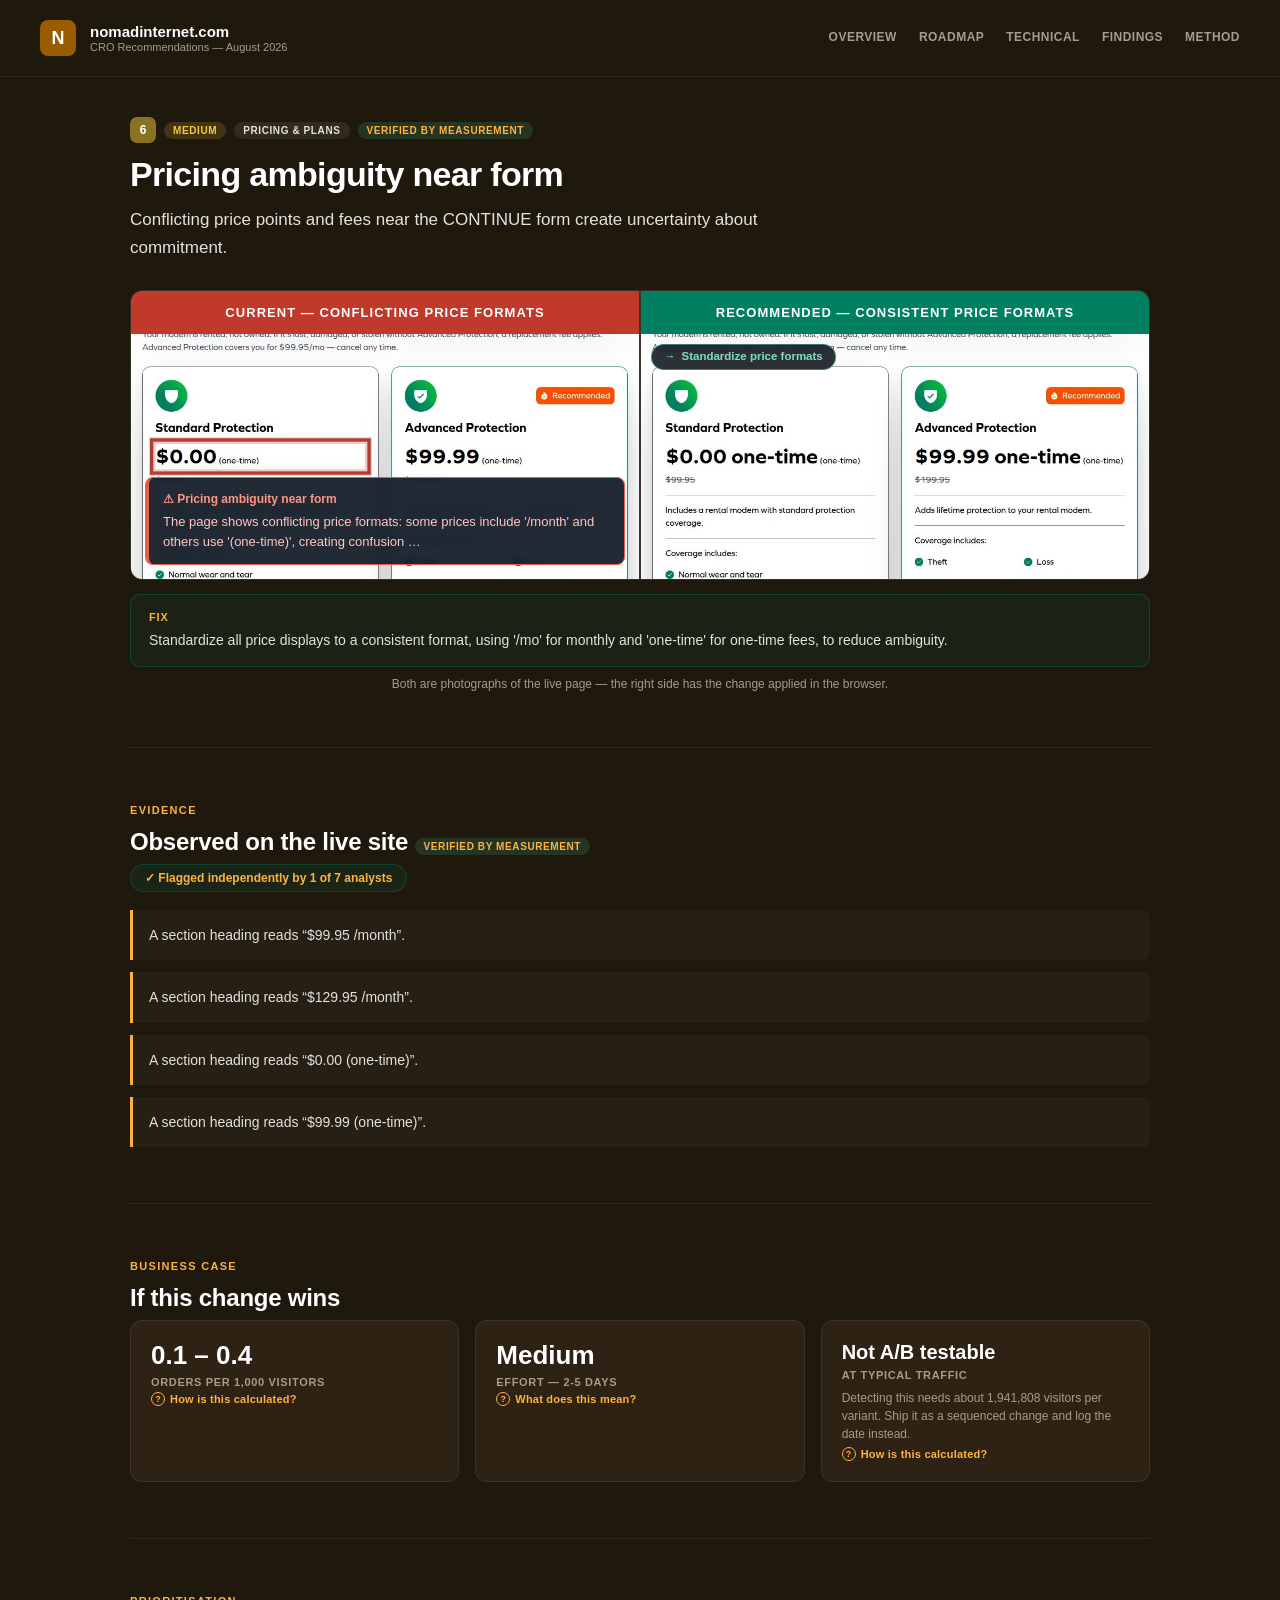
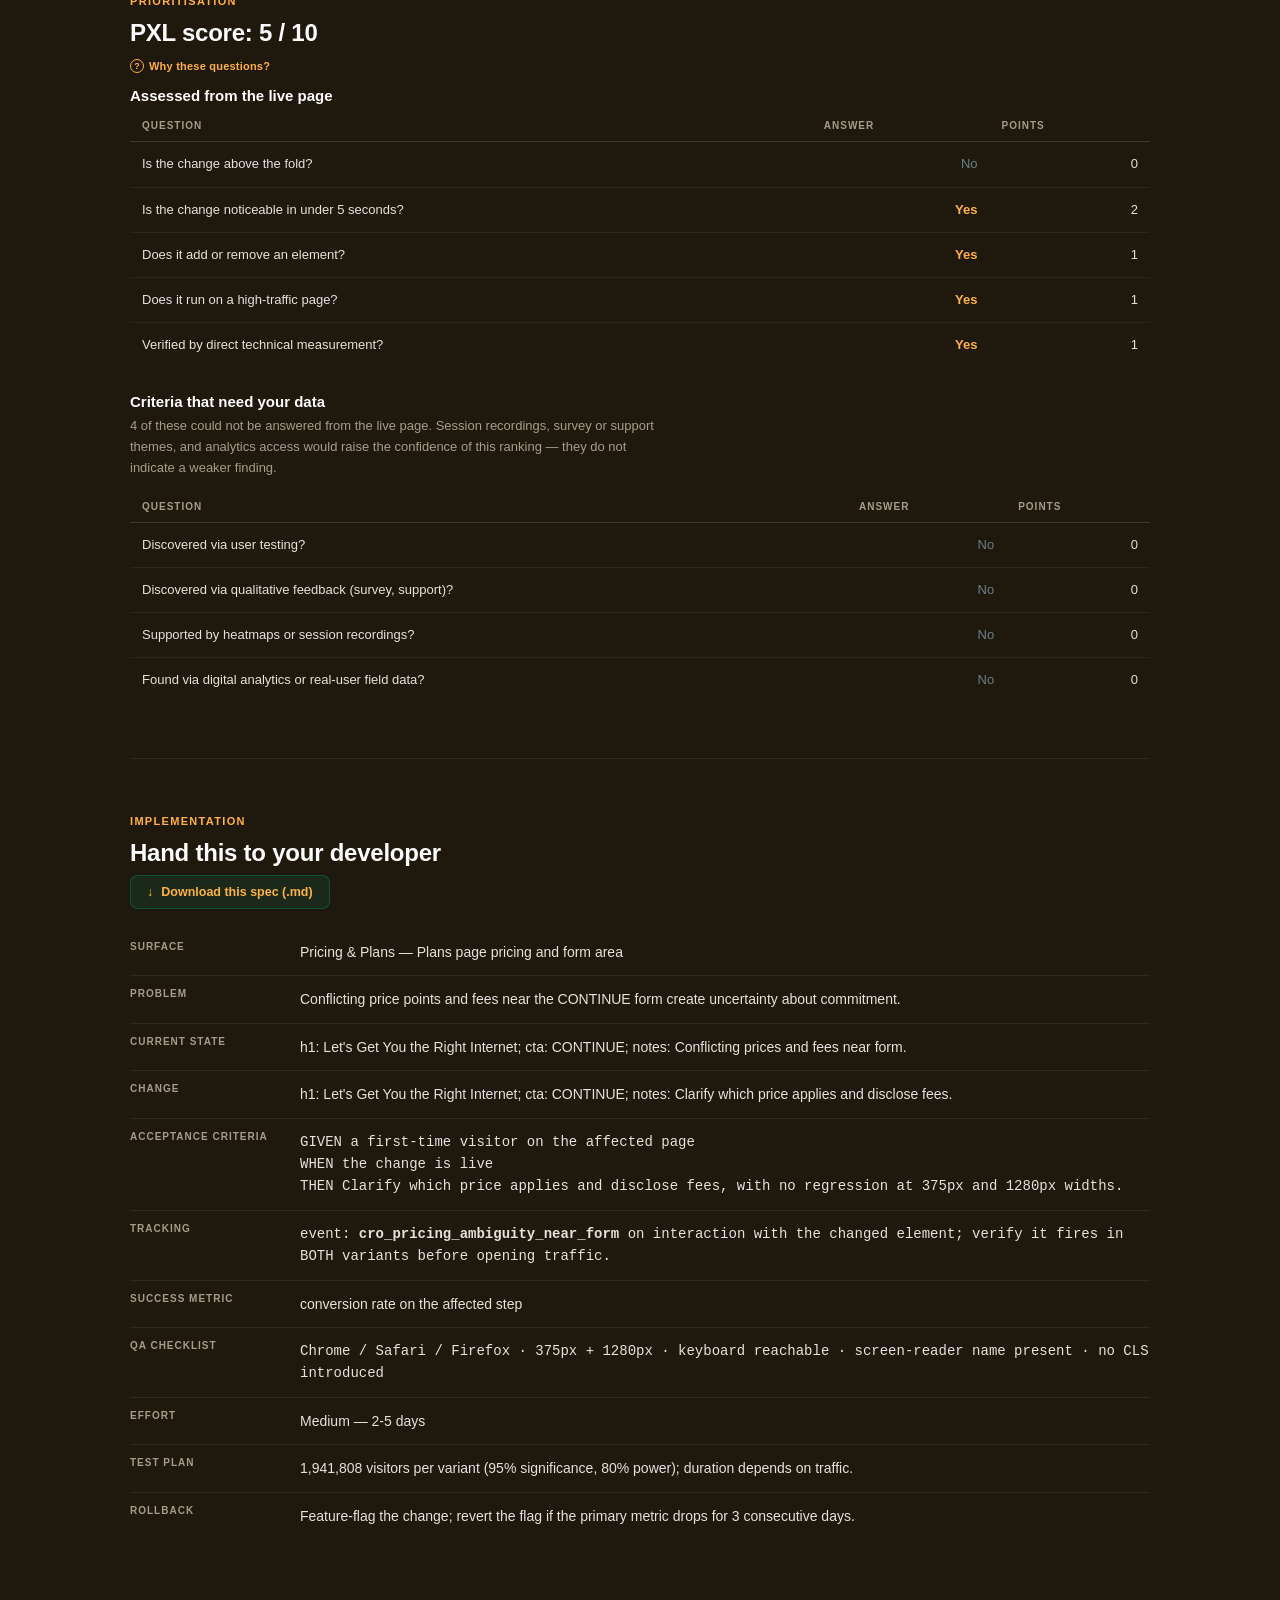
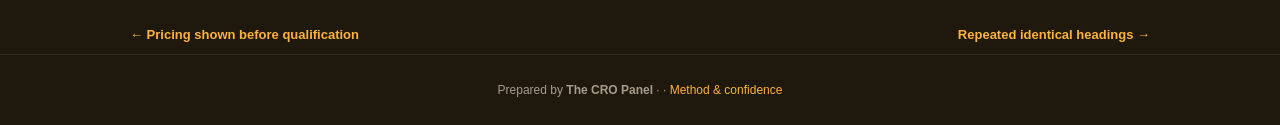
<file: finding_6_pricing_ambiguity_near_form.html>
<!doctype html>
<html lang="en">
<head>
<meta charset="utf-8">
<meta name="viewport" content="width=device-width, initial-scale=1.0">
<title>Pricing ambiguity near form — nomadinternet.com</title>
<link rel="stylesheet" href="cro_system.css">
<style>:root{--green:#995c00;--teal:#ffb23d;--navy:#1f180c;--mid:#2d2213;--light:#3f311c;--muted:#a79c8b;--off:#e5e1dc;}</style></head>
<body>
<header>
  <a class="logo-area" href="index.html" style="text-decoration:none">
    <div class="logo-dot">N</div>
    <div>
      <div class="logo-text">nomadinternet.com</div>
      <div class="logo-sub">CRO Recommendations — August 2026</div>
    </div>
  </a>
  <nav class="nav"><a href="index.html">Overview</a><a href="roadmap.html">Roadmap</a><a href="technical.html">Technical</a><a href="appendix.html">Findings</a><a href="methodology.html">Method</a></nav>
</header>

<div class="wrap">
  <div class="finding-head">
    <div class="badge-row">
      <span class="rank-chip rank-medium">6</span>
      <span class="badge badge-medium">Medium</span>
      <span class="badge badge-effort">Pricing &amp; Plans</span>
      <span class="badge badge-verified">Verified by measurement</span>
    </div>
    <h1>Pricing ambiguity near form</h1>
    <p class="thesis">Conflicting price points and fees near the CONTINUE form create uncertainty about commitment.</p>
  </div>
  
  <div class="section" style="padding-top:0;border-top:none">
    <div class="split">
      <div class="col">
        <div class="label-bar label-current">CURRENT — Conflicting price formats</div>
        <div class="shotwrap photo-side"><img class="shot-pair" src="shot_before_5_pricing_ambiguity_near_form.jpg" alt="Screenshot" loading="lazy"><div class="shot-tag"><strong>⚠ Pricing ambiguity near form</strong>The page shows conflicting price formats: some prices include &#x27;/month&#x27; and others use &#x27;(one-time)&#x27;, creating confusion …</div></div>
      </div>
      <div class="divider"></div>
      <div class="col">
        <div class="label-bar label-recommended">RECOMMENDED — Consistent price formats</div>
        <div class="shotwrap photo-side"><img class="shot-pair" src="shot_after_5_pricing_ambiguity_near_form.jpg" alt="Screenshot" loading="lazy"><div class="diff-chips chips-overlay"><span class="chip">Standardize price formats</span></div></div>
      </div>
    </div>
    <div class="fix-bar"><strong>Fix</strong>Standardize all price displays to a consistent format, using &#x27;/mo&#x27; for monthly and &#x27;one-time&#x27; for one-time fees, to reduce ambiguity.</div>
    <div class="photo-note">Both are photographs of the live page — the right side has the
      change applied in the browser.</div>
  </div>
  
<div class="section">
  <div class="eyebrow-label">Evidence</div>
  <h2 class="section-title">Observed on the live site <span class="badge badge-verified">Verified by measurement</span></h2>
  <div class="agreement">✓ Flagged independently by 1 of 7 analysts</div>
  <ul class="evidence-list"><li>A section heading reads “$99.95 /month”.</li><li>A section heading reads “$129.95 /month”.</li><li>A section heading reads “$0.00 (one-time)”.</li><li>A section heading reads “$99.99 (one-time)”.</li></ul>
</div>
  
<div class="section">
  <div class="eyebrow-label">Business case</div>
  <h2 class="section-title">If this change wins</h2>
  <div class="tiles" style="grid-template-columns:repeat(3,1fr)">
    <div class="tile">
      <div class="tval">0.1 – 0.4</div>
      <div class="tlabel">orders per 1,000 visitors</div>
      <button class="explain" data-m="size-6">How is this calculated?</button>
    </div>
    <div class="tile">
      <div class="tval">Medium</div>
      <div class="tlabel">Effort — 2-5 days</div>
      <button class="explain" data-m="eff-6">What does this mean?</button>
    </div>
    <div class="tile"><div class="tval" style="font-size:20px">Not A/B testable</div><div class="tlabel">At typical traffic</div><div class="tnote">Detecting this needs about 1,941,808 visitors per variant. Ship it as a sequenced change and log the date instead.</div><button class="explain" data-m="test-6">How is this calculated?</button></div>
  </div>
</div>
  
<div class="section">
  <div class="eyebrow-label">Prioritisation</div>
  <h2 class="section-title">PXL score: 5 / 10</h2>
  <button class="explain" data-m="pxl-6">Why these questions?</button>
  <h3 class="sub-title">Assessed from the live page</h3>
  <div class="tscroll"><table class="dtable">
    <thead><tr><th>Question</th><th class="num">Answer</th><th class="num">Points</th></tr></thead>
    <tbody><tr><td>Is the change above the fold?</td><td class="num no">No</td><td class="num">0</td></tr><tr><td>Is the change noticeable in under 5 seconds?</td><td class="num yes">Yes</td><td class="num">2</td></tr><tr><td>Does it add or remove an element?</td><td class="num yes">Yes</td><td class="num">1</td></tr><tr><td>Does it run on a high-traffic page?</td><td class="num yes">Yes</td><td class="num">1</td></tr><tr><td>Verified by direct technical measurement?</td><td class="num yes">Yes</td><td class="num">1</td></tr></tbody>
  </table></div>
  
  <h3 class="sub-title">Criteria that need your data</h3>
  <p class="sub-note">4 of these could not be answered from the live page.
    Session recordings, survey or support themes, and analytics access would
    raise the confidence of this ranking — they do not indicate a weaker
    finding.</p>
  <div class="tscroll"><table class="dtable">
    <thead><tr><th>Question</th><th class="num">Answer</th><th class="num">Points</th></tr></thead>
    <tbody><tr><td>Discovered via user testing?</td><td class="num no">No</td><td class="num">0</td></tr><tr><td>Discovered via qualitative feedback (survey, support)?</td><td class="num no">No</td><td class="num">0</td></tr><tr><td>Supported by heatmaps or session recordings?</td><td class="num no">No</td><td class="num">0</td></tr><tr><td>Found via digital analytics or real-user field data?</td><td class="num no">No</td><td class="num">0</td></tr></tbody>
  </table></div>
</div>
  
<div class="section">
  <div class="eyebrow-label">Implementation</div>
  <h2 class="section-title">Hand this to your developer</h2>
  <div class="dl-row" style="margin:0 0 20px">
    <a class="btn-dl" href="dev_spec_6_pricing_ambiguity_near_form.md" download>Download this spec (.md)</a>
  </div>
  <dl class="spec">
    <dt>Surface</dt><dd>Pricing &amp; Plans — Plans page pricing and form area</dd>
    <dt>Problem</dt><dd>Conflicting price points and fees near the CONTINUE form create uncertainty about commitment.</dd>
    <dt>Current state</dt><dd>h1: Let&#x27;s Get You the Right Internet; cta: CONTINUE; notes: Conflicting prices and fees near form.</dd>
    <dt>Change</dt><dd>h1: Let&#x27;s Get You the Right Internet; cta: CONTINUE; notes: Clarify which price applies and disclose fees.</dd>
    <dt>Acceptance criteria</dt><dd class="mono">GIVEN a first-time visitor on the affected page<br>
      WHEN the change is live<br>
      THEN Clarify which price applies and disclose fees,
      with no regression at 375px and 1280px widths.</dd>
    <dt>Tracking</dt><dd class="mono">event: <strong>cro_pricing_ambiguity_near_form</strong> on interaction with the
      changed element; verify it fires in BOTH variants before opening traffic.</dd>
    <dt>Success metric</dt><dd>conversion rate on the affected step</dd>
    <dt>QA checklist</dt><dd class="mono">Chrome / Safari / Firefox · 375px + 1280px ·
      keyboard reachable · screen-reader name present · no CLS introduced</dd>
    <dt>Effort</dt><dd>Medium —
      2-5 days</dd>
    <dt>Test plan</dt><dd>1,941,808 visitors per variant
      (95% significance, 80% power);
      duration depends on traffic.</dd>
    <dt>Rollback</dt><dd>Feature-flag the change; revert the flag if the primary metric
      drops for 3 consecutive days.</dd>
  </dl>
</div>
  <div class="pager"><a href="finding_5_pricing_shown_before_qualification.html">← Pricing shown before qualification</a><a href="finding_7_repeated_identical_headings.html">Repeated identical headings →</a></div>
</div>
<div class="footer">
  Prepared by <strong>The CRO Panel</strong> · <a href="mailto:"></a> · <a href="methodology.html">Method &amp; confidence</a>
</div>
<div class="modal-overlay" id="modal-root"><div class="modal-box"></div></div>
<template id="m-size-6"><h3>How this range is calculated</h3><p>Result: <strong>0.1 – 0.4 extra orders per 1,000 visitors</strong></p><div class="formula">1,000 visitors × baseline conversion × relative lift
= per 1,000 visitors at an assumed 2.00% baseline conversion rate and a 0.5-2.0% relative lift</div><p>The 0.5–2.0% relative-lift band is an assumption bounded by severity (Medium), not a prediction.</p><p><strong>The baseline conversion rate is an assumption</strong> — the client did not supply one, so an industry-typical 2.0% is used and labelled as such.</p><p><strong>Why the range is conservative:</strong> Across 127,000 experiments, 12% produced a statistically significant improvement on the primary metric; a healthy programme win rate is 10-30%. Winning tests also overstate their true effect, so treat this as the prize if the change works — never expected revenue.</p></template><template id="m-eff-6"><h3>How effort is estimated</h3><table><tr><th>Bracket</th><th>Days</th><th>Typical scope</th></tr><tr><td>Low</td><td class='num'>0.5–2</td><td>copy, colour, labels, image swaps</td></tr><tr><td>Medium</td><td class='num'>2–5</td><td>layout shifts, form changes, new modules</td></tr><tr><td>High</td><td class='num'>5+</td><td>personalisation, funnel work, integrations</td></tr></table><p>Assigned by matching the recommended change against these scopes; the estimate is a bracket, not a quote.</p></template><template id="m-test-6"><h3>Sample size math</h3><p>Two-proportion z-test, the standard pre-test sample-size calculation:</p><div class="formula">n = [z&#8320;.&#8320;&#8322;&#8325;·√(2·p̄·(1−p̄)) + z&#8320;.&#8322;&#8320;·√(p₁(1−p₁)+p₂(1−p₂))]² / (p₁−p₂)²</div><table><tr><td>Baseline conversion</td><td class='num'>2.0% (assumed)</td></tr><tr><td>Significance / power</td><td class='num'>95% / 80%</td></tr><tr><td>Sample per variant, 2.0% lift</td><td class='num'>1,941,808</td></tr><tr><td>Sample per variant, 0.5% lift</td><td class='num'>30,842,948</td></tr></table><p>Halving the minimum detectable effect roughly quadruples the sample required, which is why the conservative figure is so much larger.</p></template><template id="m-pxl-6"><h3>What PXL is</h3><p>PXL is CXL's prioritisation framework: binary questions instead of subjective 1–10 guesses, weighted toward evidence.</p><p>Findings discovered by inspection score zero on all four evidence questions — that is the honest signal, not a defect. Findings verified by direct measurement earn the extension point and, where real-user field data is involved, the analytics point.</p><p>The full rubric is on the <a href="methodology.html" style="color:var(--teal)">method page</a>.</p></template><script>
(function(){
  var root=document.getElementById('modal-root');
  function close(){root.classList.remove('open');}
  document.addEventListener('click',function(e){
    var b=e.target.closest('[data-m]');
    if(b){var t=document.getElementById('m-'+b.getAttribute('data-m'));
      if(t){root.querySelector('.modal-box').innerHTML=
        '<button class="modal-close" aria-label="Close">\u00d7</button>'+t.innerHTML;
        root.classList.add('open');}return;}
    if(e.target.closest('.modal-close')||e.target===root)close();
  });
  document.addEventListener('keydown',function(e){if(e.key==='Escape')close();});
  /* The miniature is markup authored at 1280px, scaled to the card width.
     Real screenshots on a narrow viewport are stacked at full width instead,
     so scaling them would shrink them to about a third of the card. The inline
     transform has to be cleared as well as skipped, because a resize past the
     breakpoint leaves the previous value behind. */
  function scale(){
    var stack=window.matchMedia('(max-width: 700px)').matches;
    document.querySelectorAll('.card-preview .preview-inner').forEach(function(el){
      var host=el.parentElement;if(!host)return;
      if(stack&&el.classList.contains('photo')){
        el.style.transform='';host.style.height='';return;}
      var w=host.clientWidth;if(!w)return;
      var s=w/1280;el.style.transform='scale('+s+')';
      host.style.height=Math.round(514*s)+'px';});
  }
  scale();window.addEventListener('resize',scale);
  function pos(){
    document.querySelectorAll('.shot-scroll[data-frac]').forEach(function(el){
      var img=el.querySelector('img');
      var go=function(){var f=parseFloat(el.getAttribute('data-frac'))||0;
        el.scrollTop=f*(el.scrollHeight-el.clientHeight);};
      if(img&&!img.complete){img.addEventListener('load',go);}else{go();}
    });
  }
  pos();
})();
</script>
</body>
</html>
</file>
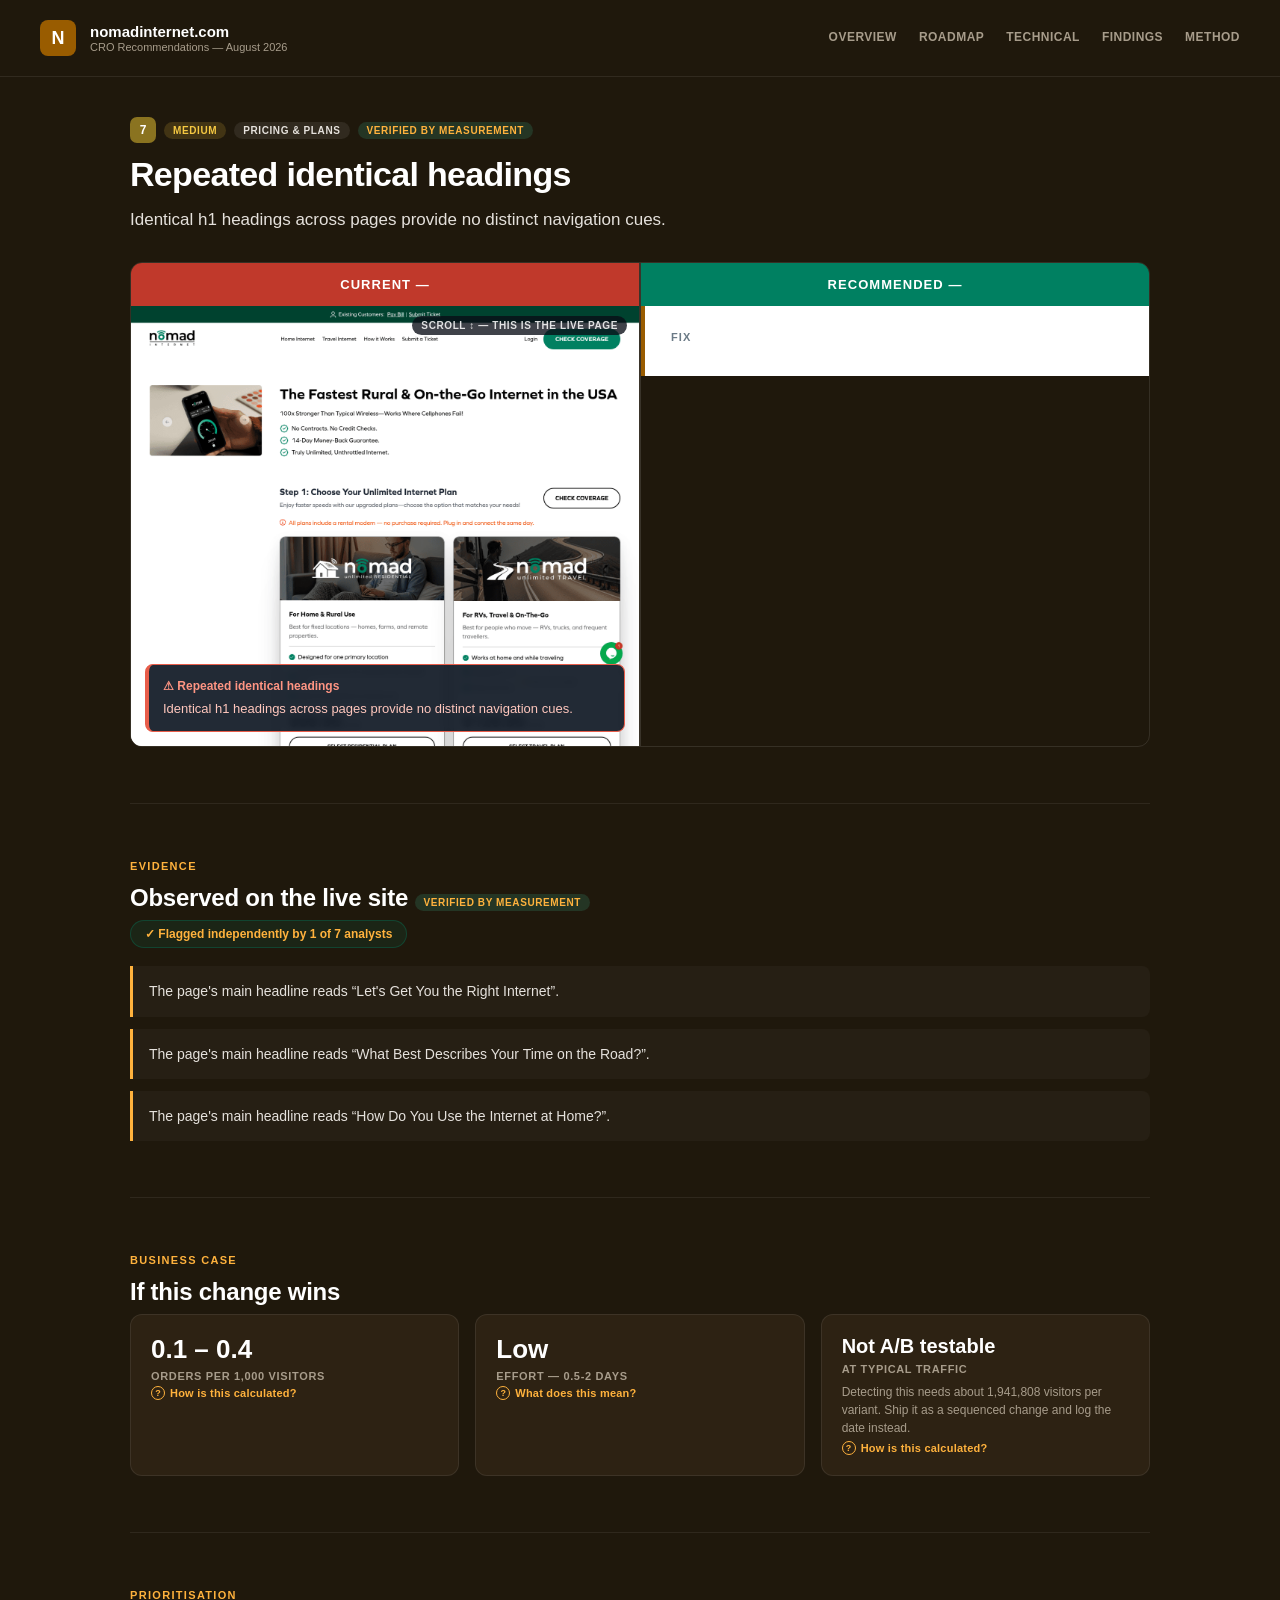
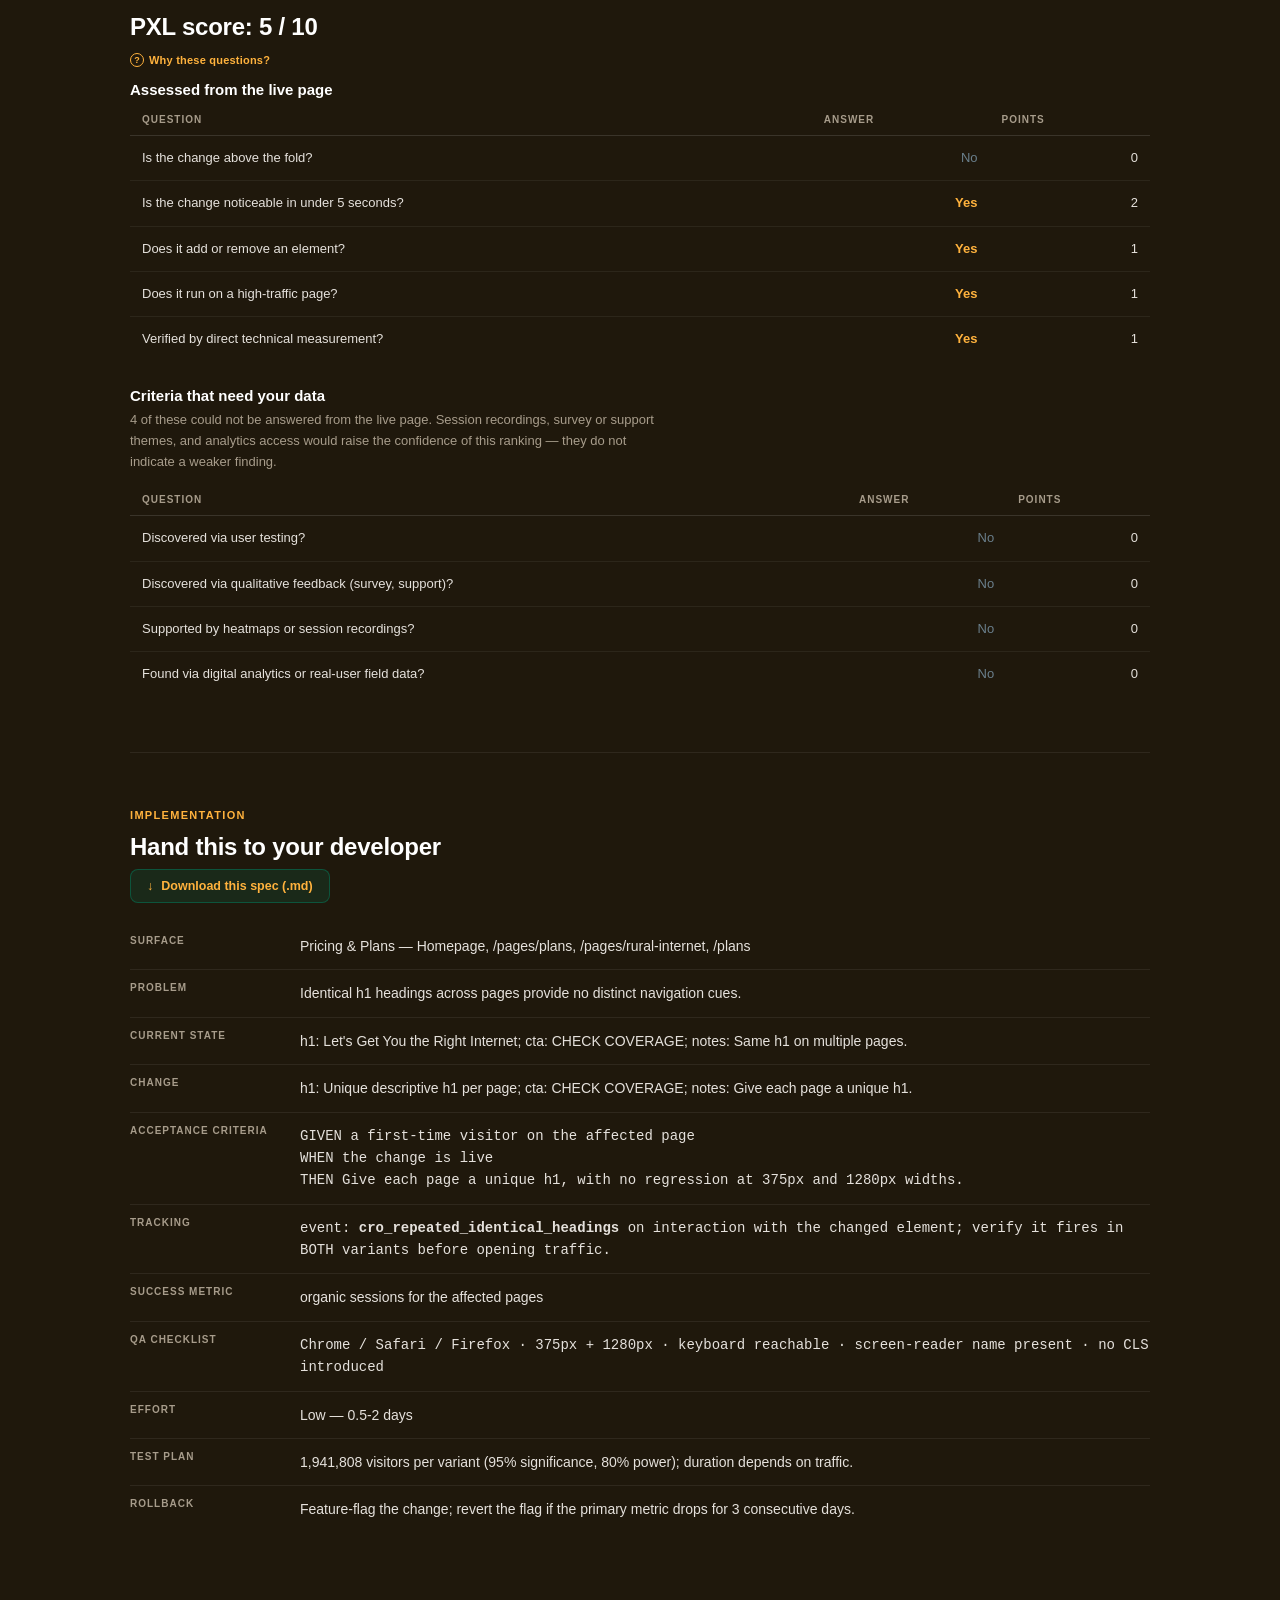
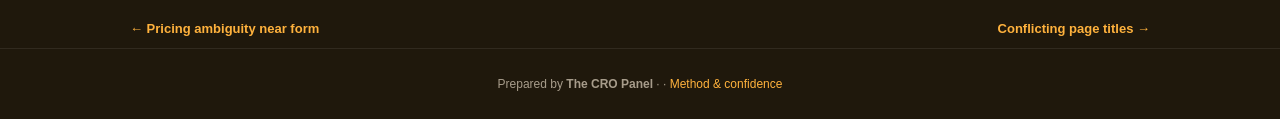
<file: finding_7_repeated_identical_headings.html>
<!doctype html>
<html lang="en">
<head>
<meta charset="utf-8">
<meta name="viewport" content="width=device-width, initial-scale=1.0">
<title>Repeated identical headings — nomadinternet.com</title>
<link rel="stylesheet" href="cro_system.css">
<style>:root{--green:#995c00;--teal:#ffb23d;--navy:#1f180c;--mid:#2d2213;--light:#3f311c;--muted:#a79c8b;--off:#e5e1dc;}</style></head>
<body>
<header>
  <a class="logo-area" href="index.html" style="text-decoration:none">
    <div class="logo-dot">N</div>
    <div>
      <div class="logo-text">nomadinternet.com</div>
      <div class="logo-sub">CRO Recommendations — August 2026</div>
    </div>
  </a>
  <nav class="nav"><a href="index.html">Overview</a><a href="roadmap.html">Roadmap</a><a href="technical.html">Technical</a><a href="appendix.html">Findings</a><a href="methodology.html">Method</a></nav>
</header>

<div class="wrap">
  <div class="finding-head">
    <div class="badge-row">
      <span class="rank-chip rank-medium">7</span>
      <span class="badge badge-medium">Medium</span>
      <span class="badge badge-effort">Pricing &amp; Plans</span>
      <span class="badge badge-verified">Verified by measurement</span>
    </div>
    <h1>Repeated identical headings</h1>
    <p class="thesis">Identical h1 headings across pages provide no distinct navigation cues.</p>
  </div>
  
  <div class="section" style="padding-top:0;border-top:none">
    <div class="split">
      <div class="col">
        <div class="label-bar label-current">CURRENT — </div>
        <div class="shotwrap"><div class="shot-scroll" data-frac="0.05"><img class="shot-full" src="shot_plans.png" alt="Full-page screenshot of the current page" loading="lazy"></div><div class="shot-hint">scroll ↕ — this is the live page</div><div class="shot-tag"><strong>⚠ Repeated identical headings</strong>Identical h1 headings across pages provide no distinct navigation cues.</div></div>
      </div>
      <div class="divider"></div>
      <div class="col">
        <div class="label-bar label-recommended">RECOMMENDED — </div>
        
        <div class="annotation good"><strong>Fix</strong></div>
      </div>
    </div>
  </div>
  
<div class="section">
  <div class="eyebrow-label">Evidence</div>
  <h2 class="section-title">Observed on the live site <span class="badge badge-verified">Verified by measurement</span></h2>
  <div class="agreement">✓ Flagged independently by 1 of 7 analysts</div>
  <ul class="evidence-list"><li>The page&#x27;s main headline reads “Let&#x27;s Get You the Right Internet”.</li><li>The page&#x27;s main headline reads “What Best Describes Your Time on the Road?”.</li><li>The page&#x27;s main headline reads “How Do You Use the Internet at Home?”.</li></ul>
</div>
  
<div class="section">
  <div class="eyebrow-label">Business case</div>
  <h2 class="section-title">If this change wins</h2>
  <div class="tiles" style="grid-template-columns:repeat(3,1fr)">
    <div class="tile">
      <div class="tval">0.1 – 0.4</div>
      <div class="tlabel">orders per 1,000 visitors</div>
      <button class="explain" data-m="size-7">How is this calculated?</button>
    </div>
    <div class="tile">
      <div class="tval">Low</div>
      <div class="tlabel">Effort — 0.5-2 days</div>
      <button class="explain" data-m="eff-7">What does this mean?</button>
    </div>
    <div class="tile"><div class="tval" style="font-size:20px">Not A/B testable</div><div class="tlabel">At typical traffic</div><div class="tnote">Detecting this needs about 1,941,808 visitors per variant. Ship it as a sequenced change and log the date instead.</div><button class="explain" data-m="test-7">How is this calculated?</button></div>
  </div>
</div>
  
<div class="section">
  <div class="eyebrow-label">Prioritisation</div>
  <h2 class="section-title">PXL score: 5 / 10</h2>
  <button class="explain" data-m="pxl-7">Why these questions?</button>
  <h3 class="sub-title">Assessed from the live page</h3>
  <div class="tscroll"><table class="dtable">
    <thead><tr><th>Question</th><th class="num">Answer</th><th class="num">Points</th></tr></thead>
    <tbody><tr><td>Is the change above the fold?</td><td class="num no">No</td><td class="num">0</td></tr><tr><td>Is the change noticeable in under 5 seconds?</td><td class="num yes">Yes</td><td class="num">2</td></tr><tr><td>Does it add or remove an element?</td><td class="num yes">Yes</td><td class="num">1</td></tr><tr><td>Does it run on a high-traffic page?</td><td class="num yes">Yes</td><td class="num">1</td></tr><tr><td>Verified by direct technical measurement?</td><td class="num yes">Yes</td><td class="num">1</td></tr></tbody>
  </table></div>
  
  <h3 class="sub-title">Criteria that need your data</h3>
  <p class="sub-note">4 of these could not be answered from the live page.
    Session recordings, survey or support themes, and analytics access would
    raise the confidence of this ranking — they do not indicate a weaker
    finding.</p>
  <div class="tscroll"><table class="dtable">
    <thead><tr><th>Question</th><th class="num">Answer</th><th class="num">Points</th></tr></thead>
    <tbody><tr><td>Discovered via user testing?</td><td class="num no">No</td><td class="num">0</td></tr><tr><td>Discovered via qualitative feedback (survey, support)?</td><td class="num no">No</td><td class="num">0</td></tr><tr><td>Supported by heatmaps or session recordings?</td><td class="num no">No</td><td class="num">0</td></tr><tr><td>Found via digital analytics or real-user field data?</td><td class="num no">No</td><td class="num">0</td></tr></tbody>
  </table></div>
</div>
  
<div class="section">
  <div class="eyebrow-label">Implementation</div>
  <h2 class="section-title">Hand this to your developer</h2>
  <div class="dl-row" style="margin:0 0 20px">
    <a class="btn-dl" href="dev_spec_7_repeated_identical_headings.md" download>Download this spec (.md)</a>
  </div>
  <dl class="spec">
    <dt>Surface</dt><dd>Pricing &amp; Plans — Homepage, /pages/plans, /pages/rural-internet, /plans</dd>
    <dt>Problem</dt><dd>Identical h1 headings across pages provide no distinct navigation cues.</dd>
    <dt>Current state</dt><dd>h1: Let&#x27;s Get You the Right Internet; cta: CHECK COVERAGE; notes: Same h1 on multiple pages.</dd>
    <dt>Change</dt><dd>h1: Unique descriptive h1 per page; cta: CHECK COVERAGE; notes: Give each page a unique h1.</dd>
    <dt>Acceptance criteria</dt><dd class="mono">GIVEN a first-time visitor on the affected page<br>
      WHEN the change is live<br>
      THEN Give each page a unique h1,
      with no regression at 375px and 1280px widths.</dd>
    <dt>Tracking</dt><dd class="mono">event: <strong>cro_repeated_identical_headings</strong> on interaction with the
      changed element; verify it fires in BOTH variants before opening traffic.</dd>
    <dt>Success metric</dt><dd>organic sessions for the affected pages</dd>
    <dt>QA checklist</dt><dd class="mono">Chrome / Safari / Firefox · 375px + 1280px ·
      keyboard reachable · screen-reader name present · no CLS introduced</dd>
    <dt>Effort</dt><dd>Low —
      0.5-2 days</dd>
    <dt>Test plan</dt><dd>1,941,808 visitors per variant
      (95% significance, 80% power);
      duration depends on traffic.</dd>
    <dt>Rollback</dt><dd>Feature-flag the change; revert the flag if the primary metric
      drops for 3 consecutive days.</dd>
  </dl>
</div>
  <div class="pager"><a href="finding_6_pricing_ambiguity_near_form.html">← Pricing ambiguity near form</a><a href="finding_8_conflicting_page_titles.html">Conflicting page titles →</a></div>
</div>
<div class="footer">
  Prepared by <strong>The CRO Panel</strong> · <a href="mailto:"></a> · <a href="methodology.html">Method &amp; confidence</a>
</div>
<div class="modal-overlay" id="modal-root"><div class="modal-box"></div></div>
<template id="m-size-7"><h3>How this range is calculated</h3><p>Result: <strong>0.1 – 0.4 extra orders per 1,000 visitors</strong></p><div class="formula">1,000 visitors × baseline conversion × relative lift
= per 1,000 visitors at an assumed 2.00% baseline conversion rate and a 0.5-2.0% relative lift</div><p>The 0.5–2.0% relative-lift band is an assumption bounded by severity (Medium), not a prediction.</p><p><strong>The baseline conversion rate is an assumption</strong> — the client did not supply one, so an industry-typical 2.0% is used and labelled as such.</p><p><strong>Why the range is conservative:</strong> Across 127,000 experiments, 12% produced a statistically significant improvement on the primary metric; a healthy programme win rate is 10-30%. Winning tests also overstate their true effect, so treat this as the prize if the change works — never expected revenue.</p></template><template id="m-eff-7"><h3>How effort is estimated</h3><table><tr><th>Bracket</th><th>Days</th><th>Typical scope</th></tr><tr><td>Low</td><td class='num'>0.5–2</td><td>copy, colour, labels, image swaps</td></tr><tr><td>Medium</td><td class='num'>2–5</td><td>layout shifts, form changes, new modules</td></tr><tr><td>High</td><td class='num'>5+</td><td>personalisation, funnel work, integrations</td></tr></table><p>Assigned by matching the recommended change against these scopes; the estimate is a bracket, not a quote.</p></template><template id="m-test-7"><h3>Sample size math</h3><p>Two-proportion z-test, the standard pre-test sample-size calculation:</p><div class="formula">n = [z&#8320;.&#8320;&#8322;&#8325;·√(2·p̄·(1−p̄)) + z&#8320;.&#8322;&#8320;·√(p₁(1−p₁)+p₂(1−p₂))]² / (p₁−p₂)²</div><table><tr><td>Baseline conversion</td><td class='num'>2.0% (assumed)</td></tr><tr><td>Significance / power</td><td class='num'>95% / 80%</td></tr><tr><td>Sample per variant, 2.0% lift</td><td class='num'>1,941,808</td></tr><tr><td>Sample per variant, 0.5% lift</td><td class='num'>30,842,948</td></tr></table><p>Halving the minimum detectable effect roughly quadruples the sample required, which is why the conservative figure is so much larger.</p></template><template id="m-pxl-7"><h3>What PXL is</h3><p>PXL is CXL's prioritisation framework: binary questions instead of subjective 1–10 guesses, weighted toward evidence.</p><p>Findings discovered by inspection score zero on all four evidence questions — that is the honest signal, not a defect. Findings verified by direct measurement earn the extension point and, where real-user field data is involved, the analytics point.</p><p>The full rubric is on the <a href="methodology.html" style="color:var(--teal)">method page</a>.</p></template><script>
(function(){
  var root=document.getElementById('modal-root');
  function close(){root.classList.remove('open');}
  document.addEventListener('click',function(e){
    var b=e.target.closest('[data-m]');
    if(b){var t=document.getElementById('m-'+b.getAttribute('data-m'));
      if(t){root.querySelector('.modal-box').innerHTML=
        '<button class="modal-close" aria-label="Close">\u00d7</button>'+t.innerHTML;
        root.classList.add('open');}return;}
    if(e.target.closest('.modal-close')||e.target===root)close();
  });
  document.addEventListener('keydown',function(e){if(e.key==='Escape')close();});
  /* The miniature is markup authored at 1280px, scaled to the card width.
     Real screenshots on a narrow viewport are stacked at full width instead,
     so scaling them would shrink them to about a third of the card. The inline
     transform has to be cleared as well as skipped, because a resize past the
     breakpoint leaves the previous value behind. */
  function scale(){
    var stack=window.matchMedia('(max-width: 700px)').matches;
    document.querySelectorAll('.card-preview .preview-inner').forEach(function(el){
      var host=el.parentElement;if(!host)return;
      if(stack&&el.classList.contains('photo')){
        el.style.transform='';host.style.height='';return;}
      var w=host.clientWidth;if(!w)return;
      var s=w/1280;el.style.transform='scale('+s+')';
      host.style.height=Math.round(514*s)+'px';});
  }
  scale();window.addEventListener('resize',scale);
  function pos(){
    document.querySelectorAll('.shot-scroll[data-frac]').forEach(function(el){
      var img=el.querySelector('img');
      var go=function(){var f=parseFloat(el.getAttribute('data-frac'))||0;
        el.scrollTop=f*(el.scrollHeight-el.clientHeight);};
      if(img&&!img.complete){img.addEventListener('load',go);}else{go();}
    });
  }
  pos();
})();
</script>
</body>
</html>
</file>
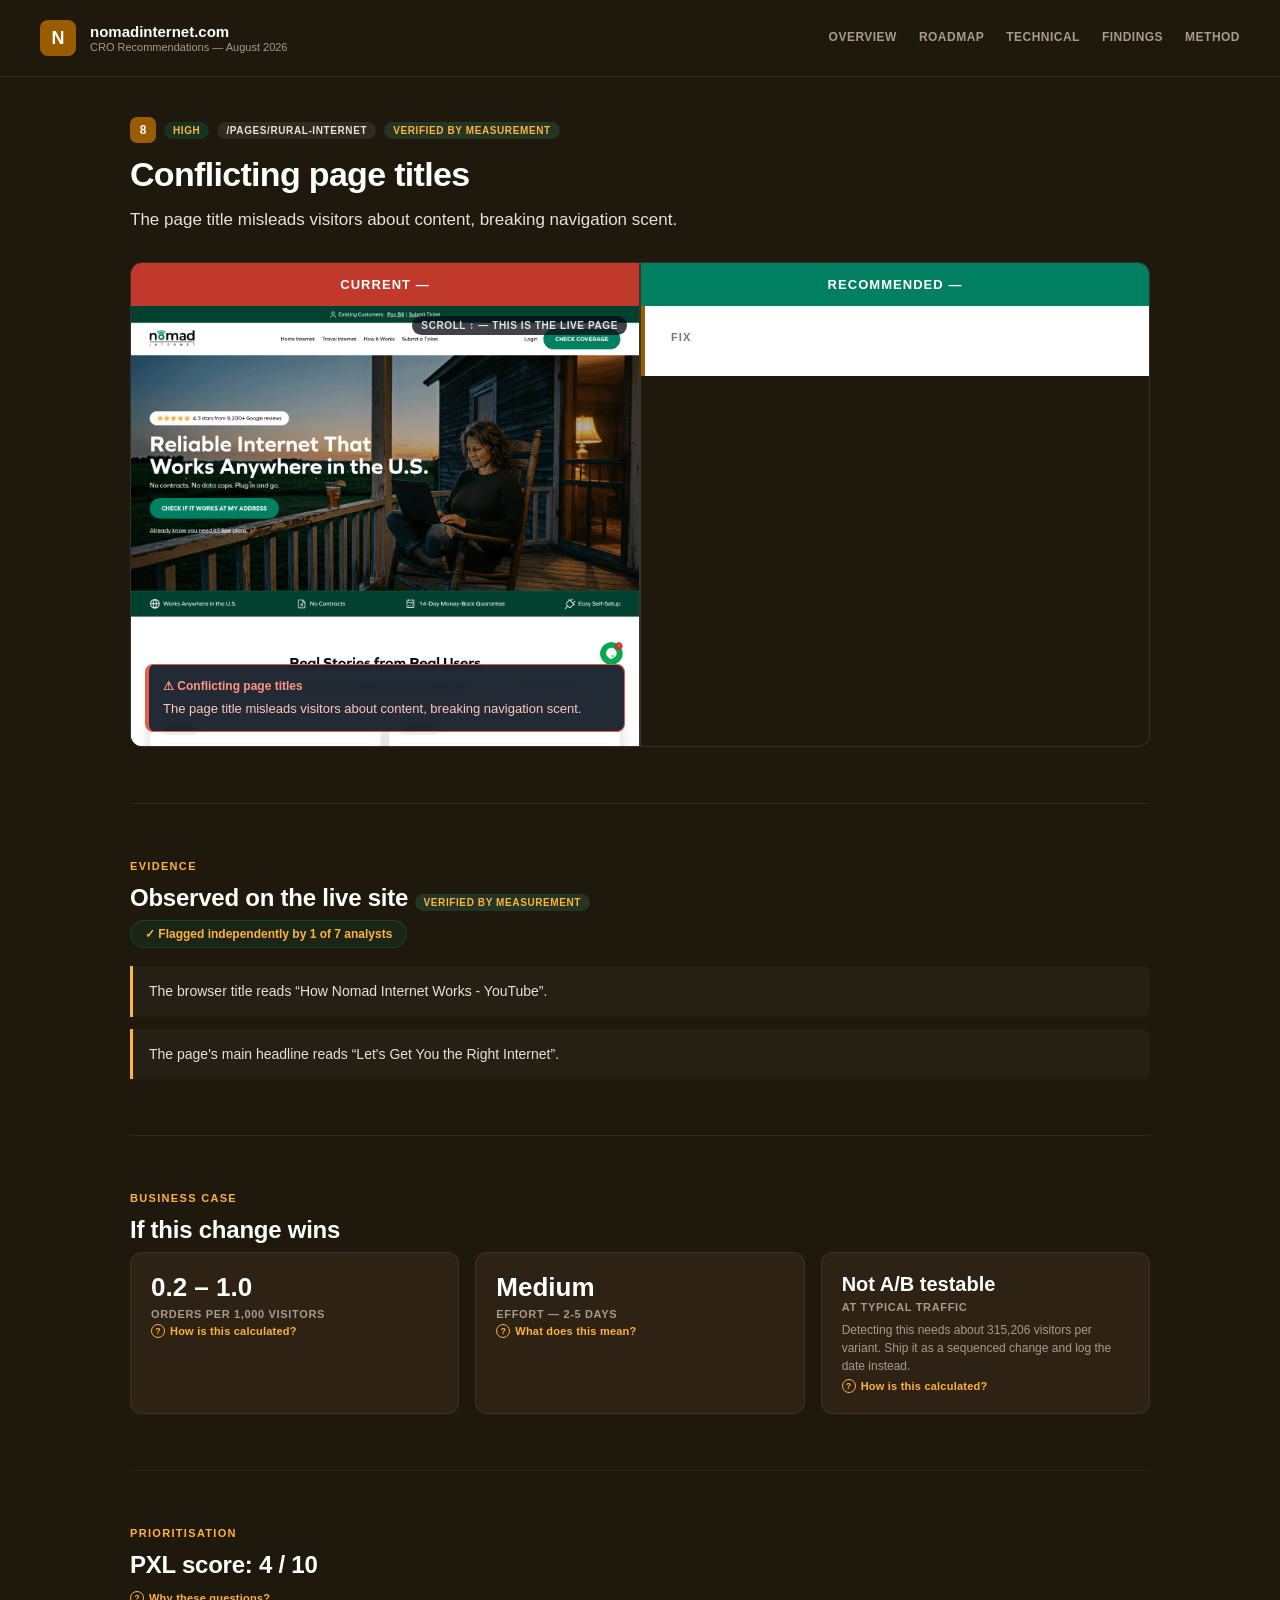
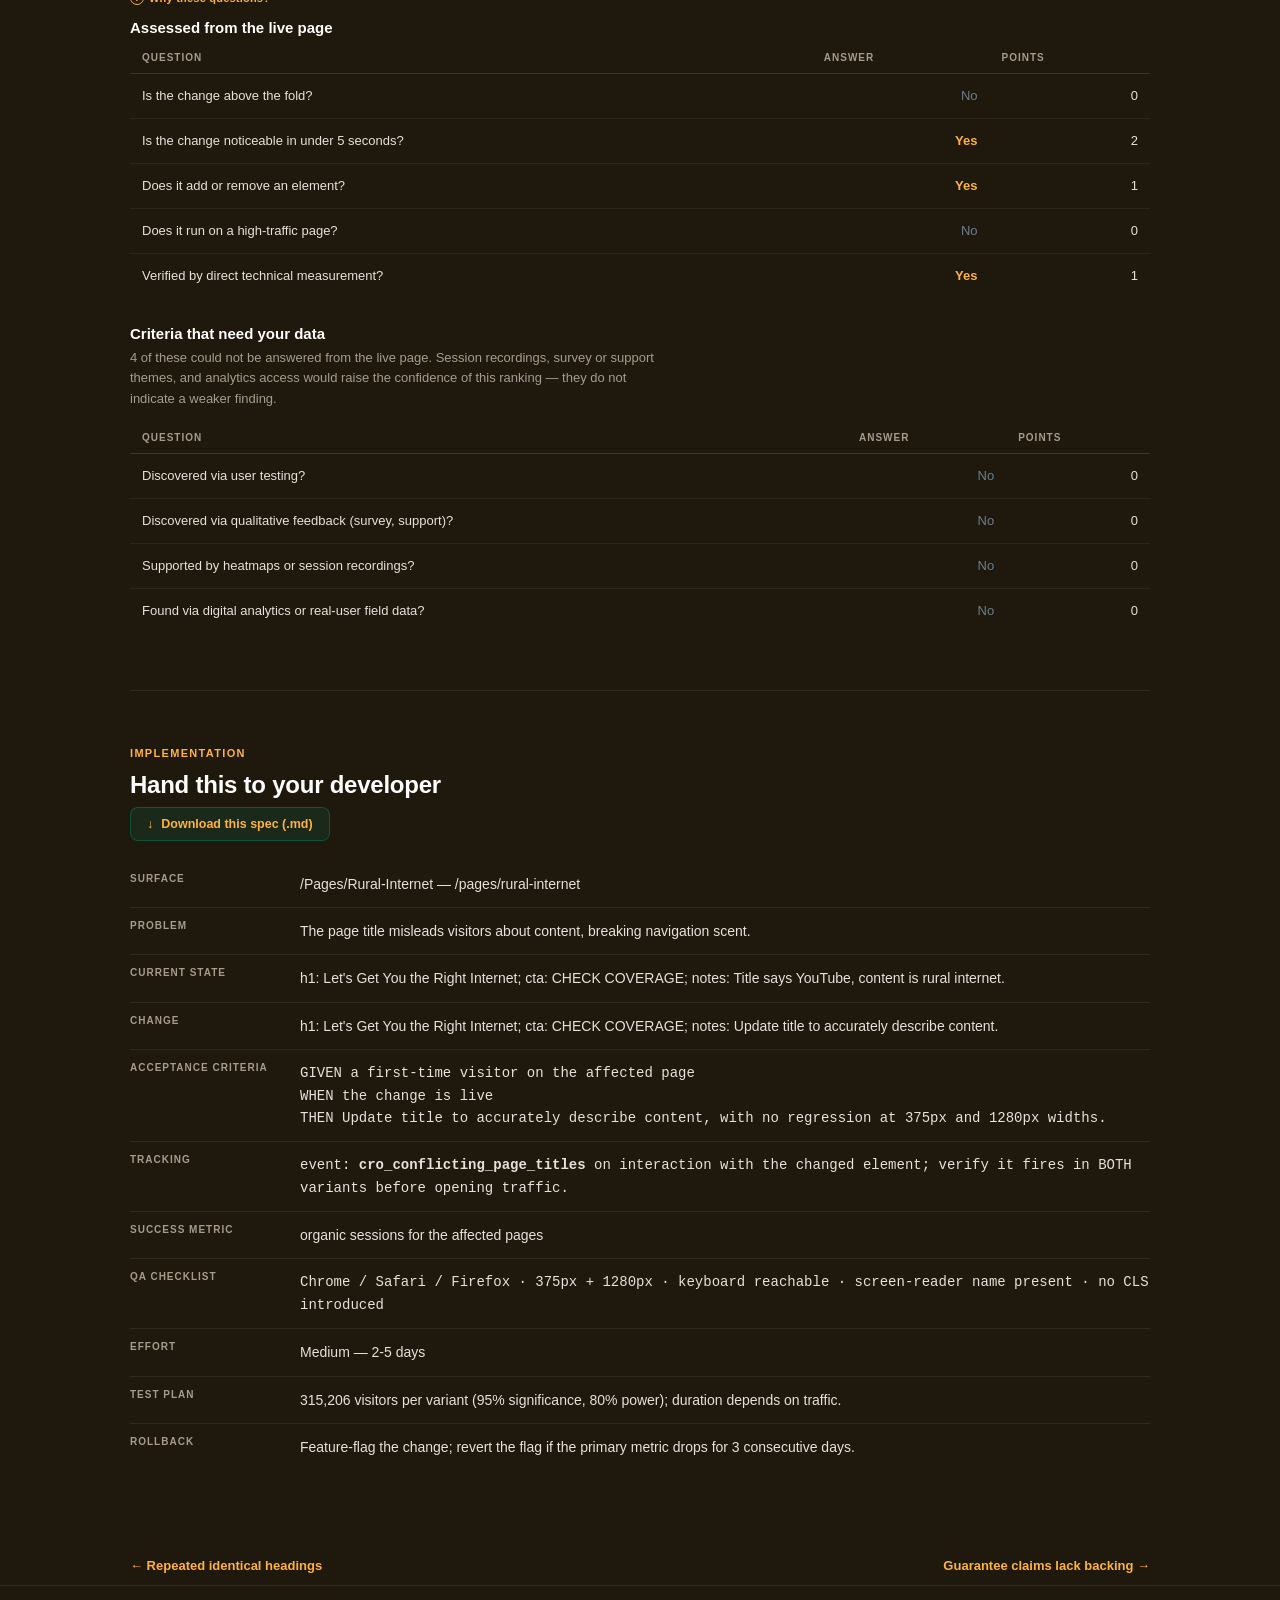
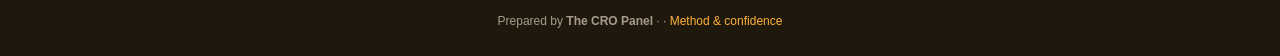
<file: finding_8_conflicting_page_titles.html>
<!doctype html>
<html lang="en">
<head>
<meta charset="utf-8">
<meta name="viewport" content="width=device-width, initial-scale=1.0">
<title>Conflicting page titles — nomadinternet.com</title>
<link rel="stylesheet" href="cro_system.css">
<style>:root{--green:#995c00;--teal:#ffb23d;--navy:#1f180c;--mid:#2d2213;--light:#3f311c;--muted:#a79c8b;--off:#e5e1dc;}</style></head>
<body>
<header>
  <a class="logo-area" href="index.html" style="text-decoration:none">
    <div class="logo-dot">N</div>
    <div>
      <div class="logo-text">nomadinternet.com</div>
      <div class="logo-sub">CRO Recommendations — August 2026</div>
    </div>
  </a>
  <nav class="nav"><a href="index.html">Overview</a><a href="roadmap.html">Roadmap</a><a href="technical.html">Technical</a><a href="appendix.html">Findings</a><a href="methodology.html">Method</a></nav>
</header>

<div class="wrap">
  <div class="finding-head">
    <div class="badge-row">
      <span class="rank-chip rank-high">8</span>
      <span class="badge badge-high">High</span>
      <span class="badge badge-effort">/Pages/Rural-Internet</span>
      <span class="badge badge-verified">Verified by measurement</span>
    </div>
    <h1>Conflicting page titles</h1>
    <p class="thesis">The page title misleads visitors about content, breaking navigation scent.</p>
  </div>
  
  <div class="section" style="padding-top:0;border-top:none">
    <div class="split">
      <div class="col">
        <div class="label-bar label-current">CURRENT — </div>
        <div class="shotwrap"><div class="shot-scroll" data-frac="0.05"><img class="shot-full" src="shot_home.png" alt="Full-page screenshot of the current page" loading="lazy"></div><div class="shot-hint">scroll ↕ — this is the live page</div><div class="shot-tag"><strong>⚠ Conflicting page titles</strong>The page title misleads visitors about content, breaking navigation scent.</div></div>
      </div>
      <div class="divider"></div>
      <div class="col">
        <div class="label-bar label-recommended">RECOMMENDED — </div>
        
        <div class="annotation good"><strong>Fix</strong></div>
      </div>
    </div>
  </div>
  
<div class="section">
  <div class="eyebrow-label">Evidence</div>
  <h2 class="section-title">Observed on the live site <span class="badge badge-verified">Verified by measurement</span></h2>
  <div class="agreement">✓ Flagged independently by 1 of 7 analysts</div>
  <ul class="evidence-list"><li>The browser title reads “How Nomad Internet Works - YouTube”.</li><li>The page&#x27;s main headline reads “Let&#x27;s Get You the Right Internet”.</li></ul>
</div>
  
<div class="section">
  <div class="eyebrow-label">Business case</div>
  <h2 class="section-title">If this change wins</h2>
  <div class="tiles" style="grid-template-columns:repeat(3,1fr)">
    <div class="tile">
      <div class="tval">0.2 – 1.0</div>
      <div class="tlabel">orders per 1,000 visitors</div>
      <button class="explain" data-m="size-8">How is this calculated?</button>
    </div>
    <div class="tile">
      <div class="tval">Medium</div>
      <div class="tlabel">Effort — 2-5 days</div>
      <button class="explain" data-m="eff-8">What does this mean?</button>
    </div>
    <div class="tile"><div class="tval" style="font-size:20px">Not A/B testable</div><div class="tlabel">At typical traffic</div><div class="tnote">Detecting this needs about 315,206 visitors per variant. Ship it as a sequenced change and log the date instead.</div><button class="explain" data-m="test-8">How is this calculated?</button></div>
  </div>
</div>
  
<div class="section">
  <div class="eyebrow-label">Prioritisation</div>
  <h2 class="section-title">PXL score: 4 / 10</h2>
  <button class="explain" data-m="pxl-8">Why these questions?</button>
  <h3 class="sub-title">Assessed from the live page</h3>
  <div class="tscroll"><table class="dtable">
    <thead><tr><th>Question</th><th class="num">Answer</th><th class="num">Points</th></tr></thead>
    <tbody><tr><td>Is the change above the fold?</td><td class="num no">No</td><td class="num">0</td></tr><tr><td>Is the change noticeable in under 5 seconds?</td><td class="num yes">Yes</td><td class="num">2</td></tr><tr><td>Does it add or remove an element?</td><td class="num yes">Yes</td><td class="num">1</td></tr><tr><td>Does it run on a high-traffic page?</td><td class="num no">No</td><td class="num">0</td></tr><tr><td>Verified by direct technical measurement?</td><td class="num yes">Yes</td><td class="num">1</td></tr></tbody>
  </table></div>
  
  <h3 class="sub-title">Criteria that need your data</h3>
  <p class="sub-note">4 of these could not be answered from the live page.
    Session recordings, survey or support themes, and analytics access would
    raise the confidence of this ranking — they do not indicate a weaker
    finding.</p>
  <div class="tscroll"><table class="dtable">
    <thead><tr><th>Question</th><th class="num">Answer</th><th class="num">Points</th></tr></thead>
    <tbody><tr><td>Discovered via user testing?</td><td class="num no">No</td><td class="num">0</td></tr><tr><td>Discovered via qualitative feedback (survey, support)?</td><td class="num no">No</td><td class="num">0</td></tr><tr><td>Supported by heatmaps or session recordings?</td><td class="num no">No</td><td class="num">0</td></tr><tr><td>Found via digital analytics or real-user field data?</td><td class="num no">No</td><td class="num">0</td></tr></tbody>
  </table></div>
</div>
  
<div class="section">
  <div class="eyebrow-label">Implementation</div>
  <h2 class="section-title">Hand this to your developer</h2>
  <div class="dl-row" style="margin:0 0 20px">
    <a class="btn-dl" href="dev_spec_8_conflicting_page_titles.md" download>Download this spec (.md)</a>
  </div>
  <dl class="spec">
    <dt>Surface</dt><dd>/Pages/Rural-Internet — /pages/rural-internet</dd>
    <dt>Problem</dt><dd>The page title misleads visitors about content, breaking navigation scent.</dd>
    <dt>Current state</dt><dd>h1: Let&#x27;s Get You the Right Internet; cta: CHECK COVERAGE; notes: Title says YouTube, content is rural internet.</dd>
    <dt>Change</dt><dd>h1: Let&#x27;s Get You the Right Internet; cta: CHECK COVERAGE; notes: Update title to accurately describe content.</dd>
    <dt>Acceptance criteria</dt><dd class="mono">GIVEN a first-time visitor on the affected page<br>
      WHEN the change is live<br>
      THEN Update title to accurately describe content,
      with no regression at 375px and 1280px widths.</dd>
    <dt>Tracking</dt><dd class="mono">event: <strong>cro_conflicting_page_titles</strong> on interaction with the
      changed element; verify it fires in BOTH variants before opening traffic.</dd>
    <dt>Success metric</dt><dd>organic sessions for the affected pages</dd>
    <dt>QA checklist</dt><dd class="mono">Chrome / Safari / Firefox · 375px + 1280px ·
      keyboard reachable · screen-reader name present · no CLS introduced</dd>
    <dt>Effort</dt><dd>Medium —
      2-5 days</dd>
    <dt>Test plan</dt><dd>315,206 visitors per variant
      (95% significance, 80% power);
      duration depends on traffic.</dd>
    <dt>Rollback</dt><dd>Feature-flag the change; revert the flag if the primary metric
      drops for 3 consecutive days.</dd>
  </dl>
</div>
  <div class="pager"><a href="finding_7_repeated_identical_headings.html">← Repeated identical headings</a><a href="finding_9_guarantee_claims_lack_backing.html">Guarantee claims lack backing →</a></div>
</div>
<div class="footer">
  Prepared by <strong>The CRO Panel</strong> · <a href="mailto:"></a> · <a href="methodology.html">Method &amp; confidence</a>
</div>
<div class="modal-overlay" id="modal-root"><div class="modal-box"></div></div>
<template id="m-size-8"><h3>How this range is calculated</h3><p>Result: <strong>0.2 – 1.0 extra orders per 1,000 visitors</strong></p><div class="formula">1,000 visitors × baseline conversion × relative lift
= per 1,000 visitors at an assumed 2.00% baseline conversion rate and a 1.0-5.0% relative lift</div><p>The 1.0–5.0% relative-lift band is an assumption bounded by severity (High), not a prediction.</p><p><strong>The baseline conversion rate is an assumption</strong> — the client did not supply one, so an industry-typical 2.0% is used and labelled as such.</p><p><strong>Why the range is conservative:</strong> Across 127,000 experiments, 12% produced a statistically significant improvement on the primary metric; a healthy programme win rate is 10-30%. Winning tests also overstate their true effect, so treat this as the prize if the change works — never expected revenue.</p></template><template id="m-eff-8"><h3>How effort is estimated</h3><table><tr><th>Bracket</th><th>Days</th><th>Typical scope</th></tr><tr><td>Low</td><td class='num'>0.5–2</td><td>copy, colour, labels, image swaps</td></tr><tr><td>Medium</td><td class='num'>2–5</td><td>layout shifts, form changes, new modules</td></tr><tr><td>High</td><td class='num'>5+</td><td>personalisation, funnel work, integrations</td></tr></table><p>Assigned by matching the recommended change against these scopes; the estimate is a bracket, not a quote.</p></template><template id="m-test-8"><h3>Sample size math</h3><p>Two-proportion z-test, the standard pre-test sample-size calculation:</p><div class="formula">n = [z&#8320;.&#8320;&#8322;&#8325;·√(2·p̄·(1−p̄)) + z&#8320;.&#8322;&#8320;·√(p₁(1−p₁)+p₂(1−p₂))]² / (p₁−p₂)²</div><table><tr><td>Baseline conversion</td><td class='num'>2.0% (assumed)</td></tr><tr><td>Significance / power</td><td class='num'>95% / 80%</td></tr><tr><td>Sample per variant, 5.0% lift</td><td class='num'>315,206</td></tr><tr><td>Sample per variant, 1.0% lift</td><td class='num'>7,729,571</td></tr></table><p>Halving the minimum detectable effect roughly quadruples the sample required, which is why the conservative figure is so much larger.</p></template><template id="m-pxl-8"><h3>What PXL is</h3><p>PXL is CXL's prioritisation framework: binary questions instead of subjective 1–10 guesses, weighted toward evidence.</p><p>Findings discovered by inspection score zero on all four evidence questions — that is the honest signal, not a defect. Findings verified by direct measurement earn the extension point and, where real-user field data is involved, the analytics point.</p><p>The full rubric is on the <a href="methodology.html" style="color:var(--teal)">method page</a>.</p></template><script>
(function(){
  var root=document.getElementById('modal-root');
  function close(){root.classList.remove('open');}
  document.addEventListener('click',function(e){
    var b=e.target.closest('[data-m]');
    if(b){var t=document.getElementById('m-'+b.getAttribute('data-m'));
      if(t){root.querySelector('.modal-box').innerHTML=
        '<button class="modal-close" aria-label="Close">\u00d7</button>'+t.innerHTML;
        root.classList.add('open');}return;}
    if(e.target.closest('.modal-close')||e.target===root)close();
  });
  document.addEventListener('keydown',function(e){if(e.key==='Escape')close();});
  /* The miniature is markup authored at 1280px, scaled to the card width.
     Real screenshots on a narrow viewport are stacked at full width instead,
     so scaling them would shrink them to about a third of the card. The inline
     transform has to be cleared as well as skipped, because a resize past the
     breakpoint leaves the previous value behind. */
  function scale(){
    var stack=window.matchMedia('(max-width: 700px)').matches;
    document.querySelectorAll('.card-preview .preview-inner').forEach(function(el){
      var host=el.parentElement;if(!host)return;
      if(stack&&el.classList.contains('photo')){
        el.style.transform='';host.style.height='';return;}
      var w=host.clientWidth;if(!w)return;
      var s=w/1280;el.style.transform='scale('+s+')';
      host.style.height=Math.round(514*s)+'px';});
  }
  scale();window.addEventListener('resize',scale);
  function pos(){
    document.querySelectorAll('.shot-scroll[data-frac]').forEach(function(el){
      var img=el.querySelector('img');
      var go=function(){var f=parseFloat(el.getAttribute('data-frac'))||0;
        el.scrollTop=f*(el.scrollHeight-el.clientHeight);};
      if(img&&!img.complete){img.addEventListener('load',go);}else{go();}
    });
  }
  pos();
})();
</script>
</body>
</html>
</file>
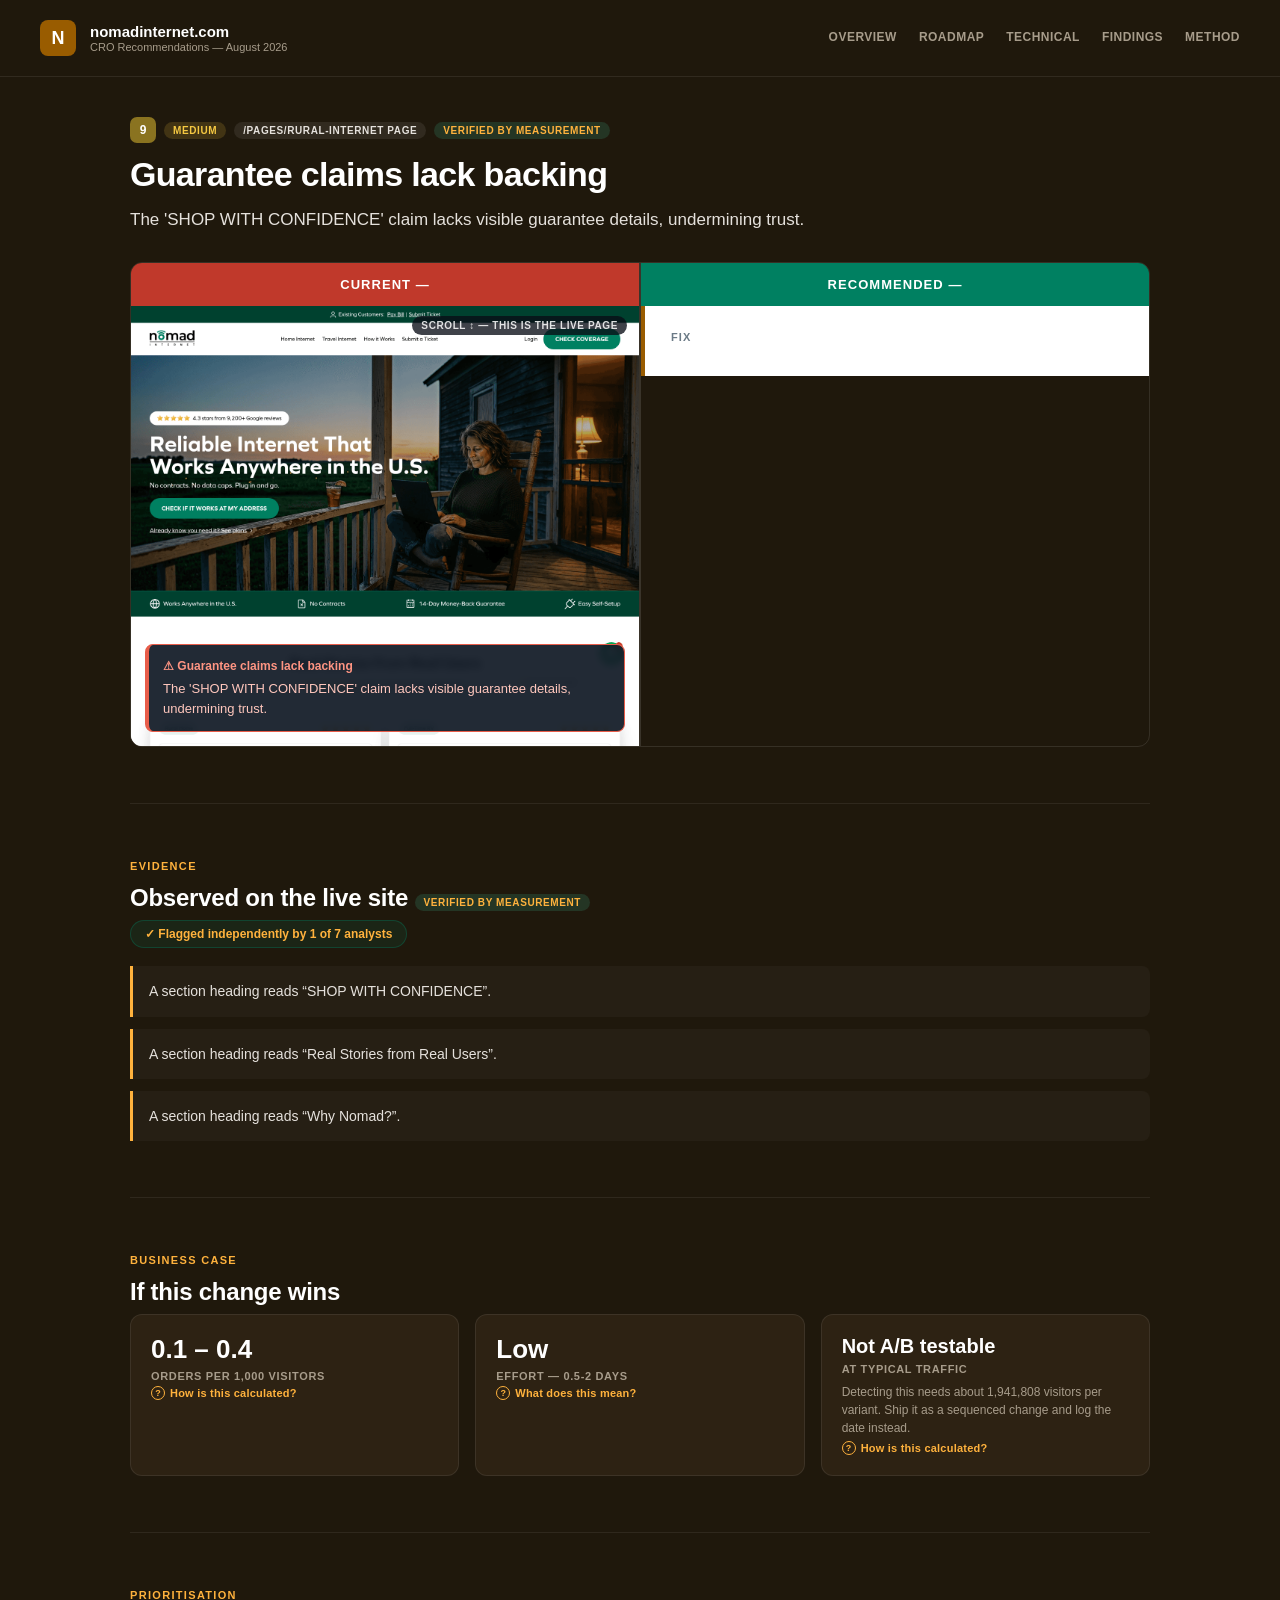
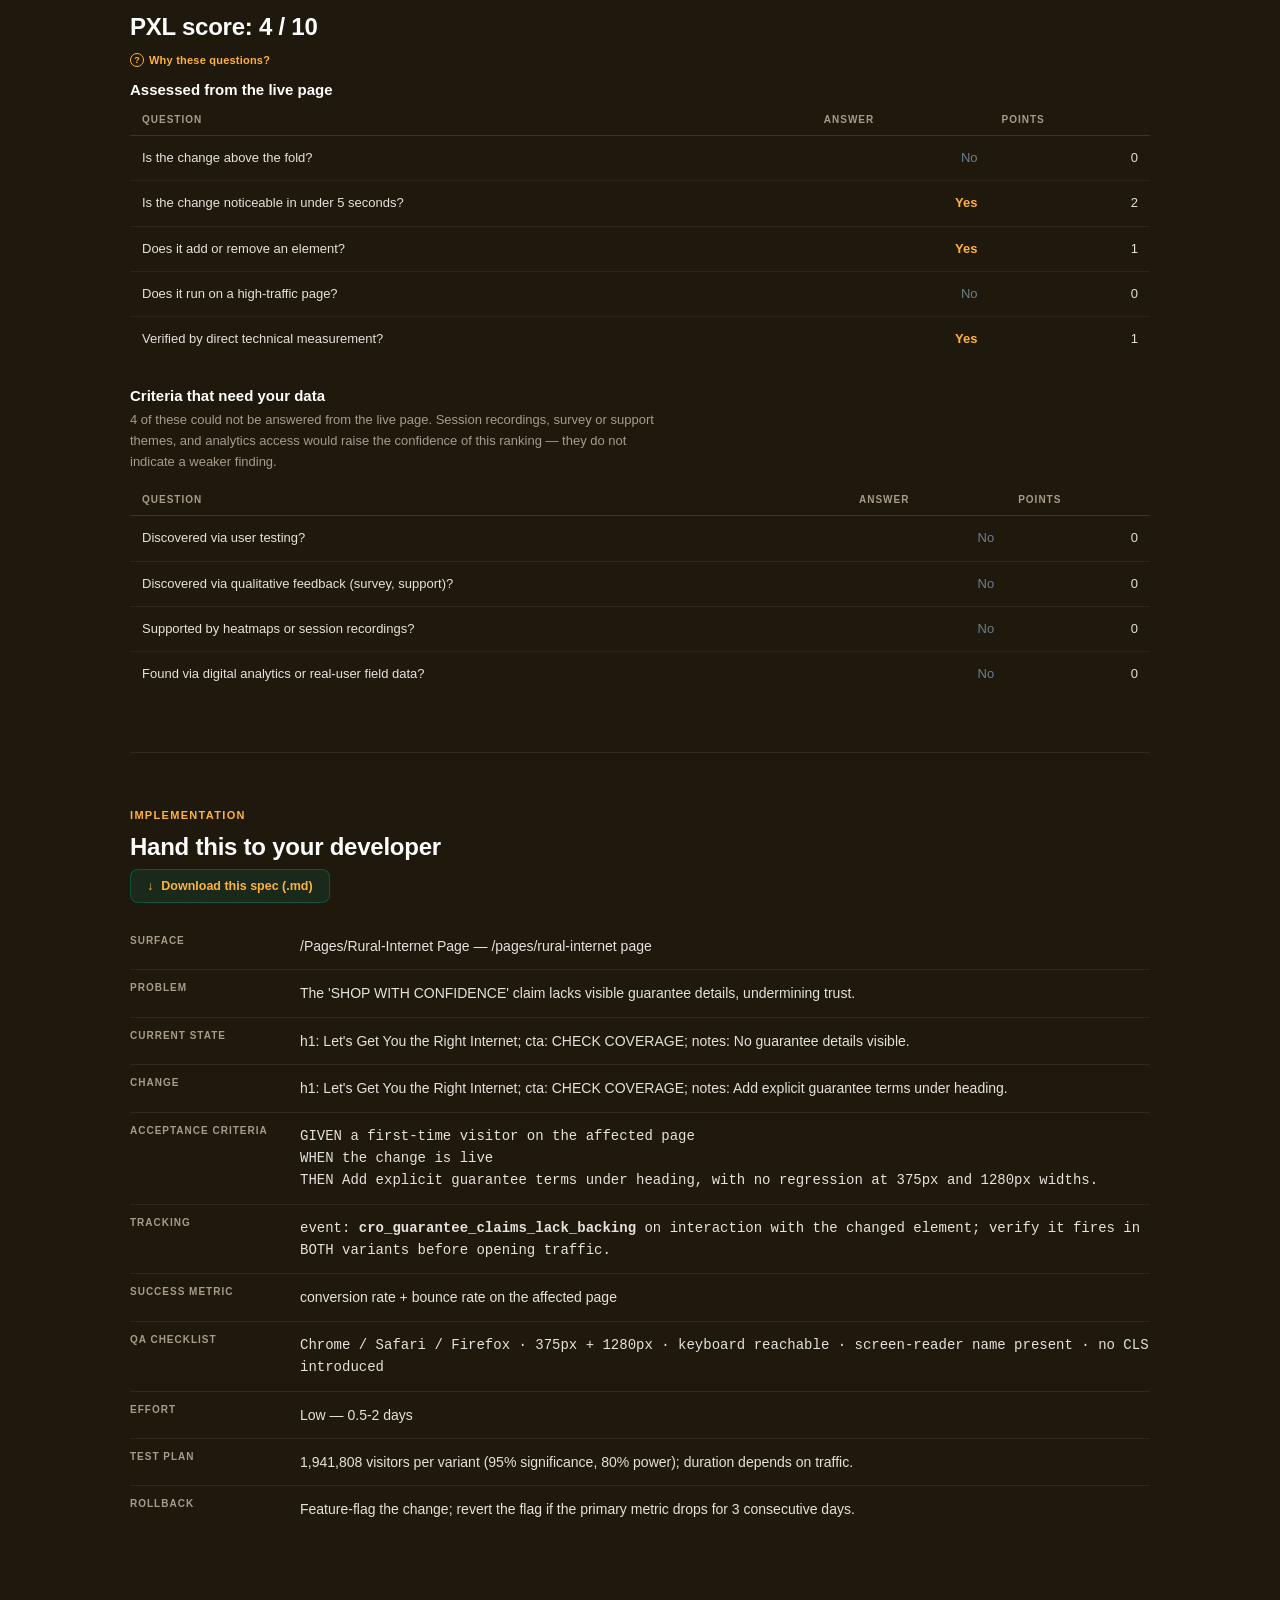
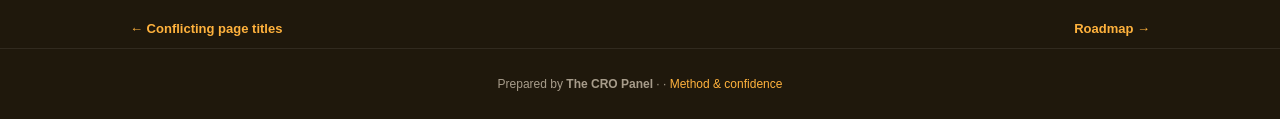
<file: finding_9_guarantee_claims_lack_backing.html>
<!doctype html>
<html lang="en">
<head>
<meta charset="utf-8">
<meta name="viewport" content="width=device-width, initial-scale=1.0">
<title>Guarantee claims lack backing — nomadinternet.com</title>
<link rel="stylesheet" href="cro_system.css">
<style>:root{--green:#995c00;--teal:#ffb23d;--navy:#1f180c;--mid:#2d2213;--light:#3f311c;--muted:#a79c8b;--off:#e5e1dc;}</style></head>
<body>
<header>
  <a class="logo-area" href="index.html" style="text-decoration:none">
    <div class="logo-dot">N</div>
    <div>
      <div class="logo-text">nomadinternet.com</div>
      <div class="logo-sub">CRO Recommendations — August 2026</div>
    </div>
  </a>
  <nav class="nav"><a href="index.html">Overview</a><a href="roadmap.html">Roadmap</a><a href="technical.html">Technical</a><a href="appendix.html">Findings</a><a href="methodology.html">Method</a></nav>
</header>

<div class="wrap">
  <div class="finding-head">
    <div class="badge-row">
      <span class="rank-chip rank-medium">9</span>
      <span class="badge badge-medium">Medium</span>
      <span class="badge badge-effort">/Pages/Rural-Internet Page</span>
      <span class="badge badge-verified">Verified by measurement</span>
    </div>
    <h1>Guarantee claims lack backing</h1>
    <p class="thesis">The &#x27;SHOP WITH CONFIDENCE&#x27; claim lacks visible guarantee details, undermining trust.</p>
  </div>
  
  <div class="section" style="padding-top:0;border-top:none">
    <div class="split">
      <div class="col">
        <div class="label-bar label-current">CURRENT — </div>
        <div class="shotwrap"><div class="shot-scroll" data-frac="0.05"><img class="shot-full" src="shot_home.png" alt="Full-page screenshot of the current page" loading="lazy"></div><div class="shot-hint">scroll ↕ — this is the live page</div><div class="shot-tag"><strong>⚠ Guarantee claims lack backing</strong>The &#x27;SHOP WITH CONFIDENCE&#x27; claim lacks visible guarantee details, undermining trust.</div></div>
      </div>
      <div class="divider"></div>
      <div class="col">
        <div class="label-bar label-recommended">RECOMMENDED — </div>
        
        <div class="annotation good"><strong>Fix</strong></div>
      </div>
    </div>
  </div>
  
<div class="section">
  <div class="eyebrow-label">Evidence</div>
  <h2 class="section-title">Observed on the live site <span class="badge badge-verified">Verified by measurement</span></h2>
  <div class="agreement">✓ Flagged independently by 1 of 7 analysts</div>
  <ul class="evidence-list"><li>A section heading reads “SHOP WITH CONFIDENCE”.</li><li>A section heading reads “Real Stories from Real Users”.</li><li>A section heading reads “Why Nomad?”.</li></ul>
</div>
  
<div class="section">
  <div class="eyebrow-label">Business case</div>
  <h2 class="section-title">If this change wins</h2>
  <div class="tiles" style="grid-template-columns:repeat(3,1fr)">
    <div class="tile">
      <div class="tval">0.1 – 0.4</div>
      <div class="tlabel">orders per 1,000 visitors</div>
      <button class="explain" data-m="size-9">How is this calculated?</button>
    </div>
    <div class="tile">
      <div class="tval">Low</div>
      <div class="tlabel">Effort — 0.5-2 days</div>
      <button class="explain" data-m="eff-9">What does this mean?</button>
    </div>
    <div class="tile"><div class="tval" style="font-size:20px">Not A/B testable</div><div class="tlabel">At typical traffic</div><div class="tnote">Detecting this needs about 1,941,808 visitors per variant. Ship it as a sequenced change and log the date instead.</div><button class="explain" data-m="test-9">How is this calculated?</button></div>
  </div>
</div>
  
<div class="section">
  <div class="eyebrow-label">Prioritisation</div>
  <h2 class="section-title">PXL score: 4 / 10</h2>
  <button class="explain" data-m="pxl-9">Why these questions?</button>
  <h3 class="sub-title">Assessed from the live page</h3>
  <div class="tscroll"><table class="dtable">
    <thead><tr><th>Question</th><th class="num">Answer</th><th class="num">Points</th></tr></thead>
    <tbody><tr><td>Is the change above the fold?</td><td class="num no">No</td><td class="num">0</td></tr><tr><td>Is the change noticeable in under 5 seconds?</td><td class="num yes">Yes</td><td class="num">2</td></tr><tr><td>Does it add or remove an element?</td><td class="num yes">Yes</td><td class="num">1</td></tr><tr><td>Does it run on a high-traffic page?</td><td class="num no">No</td><td class="num">0</td></tr><tr><td>Verified by direct technical measurement?</td><td class="num yes">Yes</td><td class="num">1</td></tr></tbody>
  </table></div>
  
  <h3 class="sub-title">Criteria that need your data</h3>
  <p class="sub-note">4 of these could not be answered from the live page.
    Session recordings, survey or support themes, and analytics access would
    raise the confidence of this ranking — they do not indicate a weaker
    finding.</p>
  <div class="tscroll"><table class="dtable">
    <thead><tr><th>Question</th><th class="num">Answer</th><th class="num">Points</th></tr></thead>
    <tbody><tr><td>Discovered via user testing?</td><td class="num no">No</td><td class="num">0</td></tr><tr><td>Discovered via qualitative feedback (survey, support)?</td><td class="num no">No</td><td class="num">0</td></tr><tr><td>Supported by heatmaps or session recordings?</td><td class="num no">No</td><td class="num">0</td></tr><tr><td>Found via digital analytics or real-user field data?</td><td class="num no">No</td><td class="num">0</td></tr></tbody>
  </table></div>
</div>
  
<div class="section">
  <div class="eyebrow-label">Implementation</div>
  <h2 class="section-title">Hand this to your developer</h2>
  <div class="dl-row" style="margin:0 0 20px">
    <a class="btn-dl" href="dev_spec_9_guarantee_claims_lack_backing.md" download>Download this spec (.md)</a>
  </div>
  <dl class="spec">
    <dt>Surface</dt><dd>/Pages/Rural-Internet Page — /pages/rural-internet page</dd>
    <dt>Problem</dt><dd>The &#x27;SHOP WITH CONFIDENCE&#x27; claim lacks visible guarantee details, undermining trust.</dd>
    <dt>Current state</dt><dd>h1: Let&#x27;s Get You the Right Internet; cta: CHECK COVERAGE; notes: No guarantee details visible.</dd>
    <dt>Change</dt><dd>h1: Let&#x27;s Get You the Right Internet; cta: CHECK COVERAGE; notes: Add explicit guarantee terms under heading.</dd>
    <dt>Acceptance criteria</dt><dd class="mono">GIVEN a first-time visitor on the affected page<br>
      WHEN the change is live<br>
      THEN Add explicit guarantee terms under heading,
      with no regression at 375px and 1280px widths.</dd>
    <dt>Tracking</dt><dd class="mono">event: <strong>cro_guarantee_claims_lack_backing</strong> on interaction with the
      changed element; verify it fires in BOTH variants before opening traffic.</dd>
    <dt>Success metric</dt><dd>conversion rate + bounce rate on the affected page</dd>
    <dt>QA checklist</dt><dd class="mono">Chrome / Safari / Firefox · 375px + 1280px ·
      keyboard reachable · screen-reader name present · no CLS introduced</dd>
    <dt>Effort</dt><dd>Low —
      0.5-2 days</dd>
    <dt>Test plan</dt><dd>1,941,808 visitors per variant
      (95% significance, 80% power);
      duration depends on traffic.</dd>
    <dt>Rollback</dt><dd>Feature-flag the change; revert the flag if the primary metric
      drops for 3 consecutive days.</dd>
  </dl>
</div>
  <div class="pager"><a href="finding_8_conflicting_page_titles.html">← Conflicting page titles</a><a href="roadmap.html">Roadmap →</a></div>
</div>
<div class="footer">
  Prepared by <strong>The CRO Panel</strong> · <a href="mailto:"></a> · <a href="methodology.html">Method &amp; confidence</a>
</div>
<div class="modal-overlay" id="modal-root"><div class="modal-box"></div></div>
<template id="m-size-9"><h3>How this range is calculated</h3><p>Result: <strong>0.1 – 0.4 extra orders per 1,000 visitors</strong></p><div class="formula">1,000 visitors × baseline conversion × relative lift
= per 1,000 visitors at an assumed 2.00% baseline conversion rate and a 0.5-2.0% relative lift</div><p>The 0.5–2.0% relative-lift band is an assumption bounded by severity (Medium), not a prediction.</p><p><strong>The baseline conversion rate is an assumption</strong> — the client did not supply one, so an industry-typical 2.0% is used and labelled as such.</p><p><strong>Why the range is conservative:</strong> Across 127,000 experiments, 12% produced a statistically significant improvement on the primary metric; a healthy programme win rate is 10-30%. Winning tests also overstate their true effect, so treat this as the prize if the change works — never expected revenue.</p></template><template id="m-eff-9"><h3>How effort is estimated</h3><table><tr><th>Bracket</th><th>Days</th><th>Typical scope</th></tr><tr><td>Low</td><td class='num'>0.5–2</td><td>copy, colour, labels, image swaps</td></tr><tr><td>Medium</td><td class='num'>2–5</td><td>layout shifts, form changes, new modules</td></tr><tr><td>High</td><td class='num'>5+</td><td>personalisation, funnel work, integrations</td></tr></table><p>Assigned by matching the recommended change against these scopes; the estimate is a bracket, not a quote.</p></template><template id="m-test-9"><h3>Sample size math</h3><p>Two-proportion z-test, the standard pre-test sample-size calculation:</p><div class="formula">n = [z&#8320;.&#8320;&#8322;&#8325;·√(2·p̄·(1−p̄)) + z&#8320;.&#8322;&#8320;·√(p₁(1−p₁)+p₂(1−p₂))]² / (p₁−p₂)²</div><table><tr><td>Baseline conversion</td><td class='num'>2.0% (assumed)</td></tr><tr><td>Significance / power</td><td class='num'>95% / 80%</td></tr><tr><td>Sample per variant, 2.0% lift</td><td class='num'>1,941,808</td></tr><tr><td>Sample per variant, 0.5% lift</td><td class='num'>30,842,948</td></tr></table><p>Halving the minimum detectable effect roughly quadruples the sample required, which is why the conservative figure is so much larger.</p></template><template id="m-pxl-9"><h3>What PXL is</h3><p>PXL is CXL's prioritisation framework: binary questions instead of subjective 1–10 guesses, weighted toward evidence.</p><p>Findings discovered by inspection score zero on all four evidence questions — that is the honest signal, not a defect. Findings verified by direct measurement earn the extension point and, where real-user field data is involved, the analytics point.</p><p>The full rubric is on the <a href="methodology.html" style="color:var(--teal)">method page</a>.</p></template><script>
(function(){
  var root=document.getElementById('modal-root');
  function close(){root.classList.remove('open');}
  document.addEventListener('click',function(e){
    var b=e.target.closest('[data-m]');
    if(b){var t=document.getElementById('m-'+b.getAttribute('data-m'));
      if(t){root.querySelector('.modal-box').innerHTML=
        '<button class="modal-close" aria-label="Close">\u00d7</button>'+t.innerHTML;
        root.classList.add('open');}return;}
    if(e.target.closest('.modal-close')||e.target===root)close();
  });
  document.addEventListener('keydown',function(e){if(e.key==='Escape')close();});
  /* The miniature is markup authored at 1280px, scaled to the card width.
     Real screenshots on a narrow viewport are stacked at full width instead,
     so scaling them would shrink them to about a third of the card. The inline
     transform has to be cleared as well as skipped, because a resize past the
     breakpoint leaves the previous value behind. */
  function scale(){
    var stack=window.matchMedia('(max-width: 700px)').matches;
    document.querySelectorAll('.card-preview .preview-inner').forEach(function(el){
      var host=el.parentElement;if(!host)return;
      if(stack&&el.classList.contains('photo')){
        el.style.transform='';host.style.height='';return;}
      var w=host.clientWidth;if(!w)return;
      var s=w/1280;el.style.transform='scale('+s+')';
      host.style.height=Math.round(514*s)+'px';});
  }
  scale();window.addEventListener('resize',scale);
  function pos(){
    document.querySelectorAll('.shot-scroll[data-frac]').forEach(function(el){
      var img=el.querySelector('img');
      var go=function(){var f=parseFloat(el.getAttribute('data-frac'))||0;
        el.scrollTop=f*(el.scrollHeight-el.clientHeight);};
      if(img&&!img.complete){img.addEventListener('load',go);}else{go();}
    });
  }
  pos();
})();
</script>
</body>
</html>
</file>
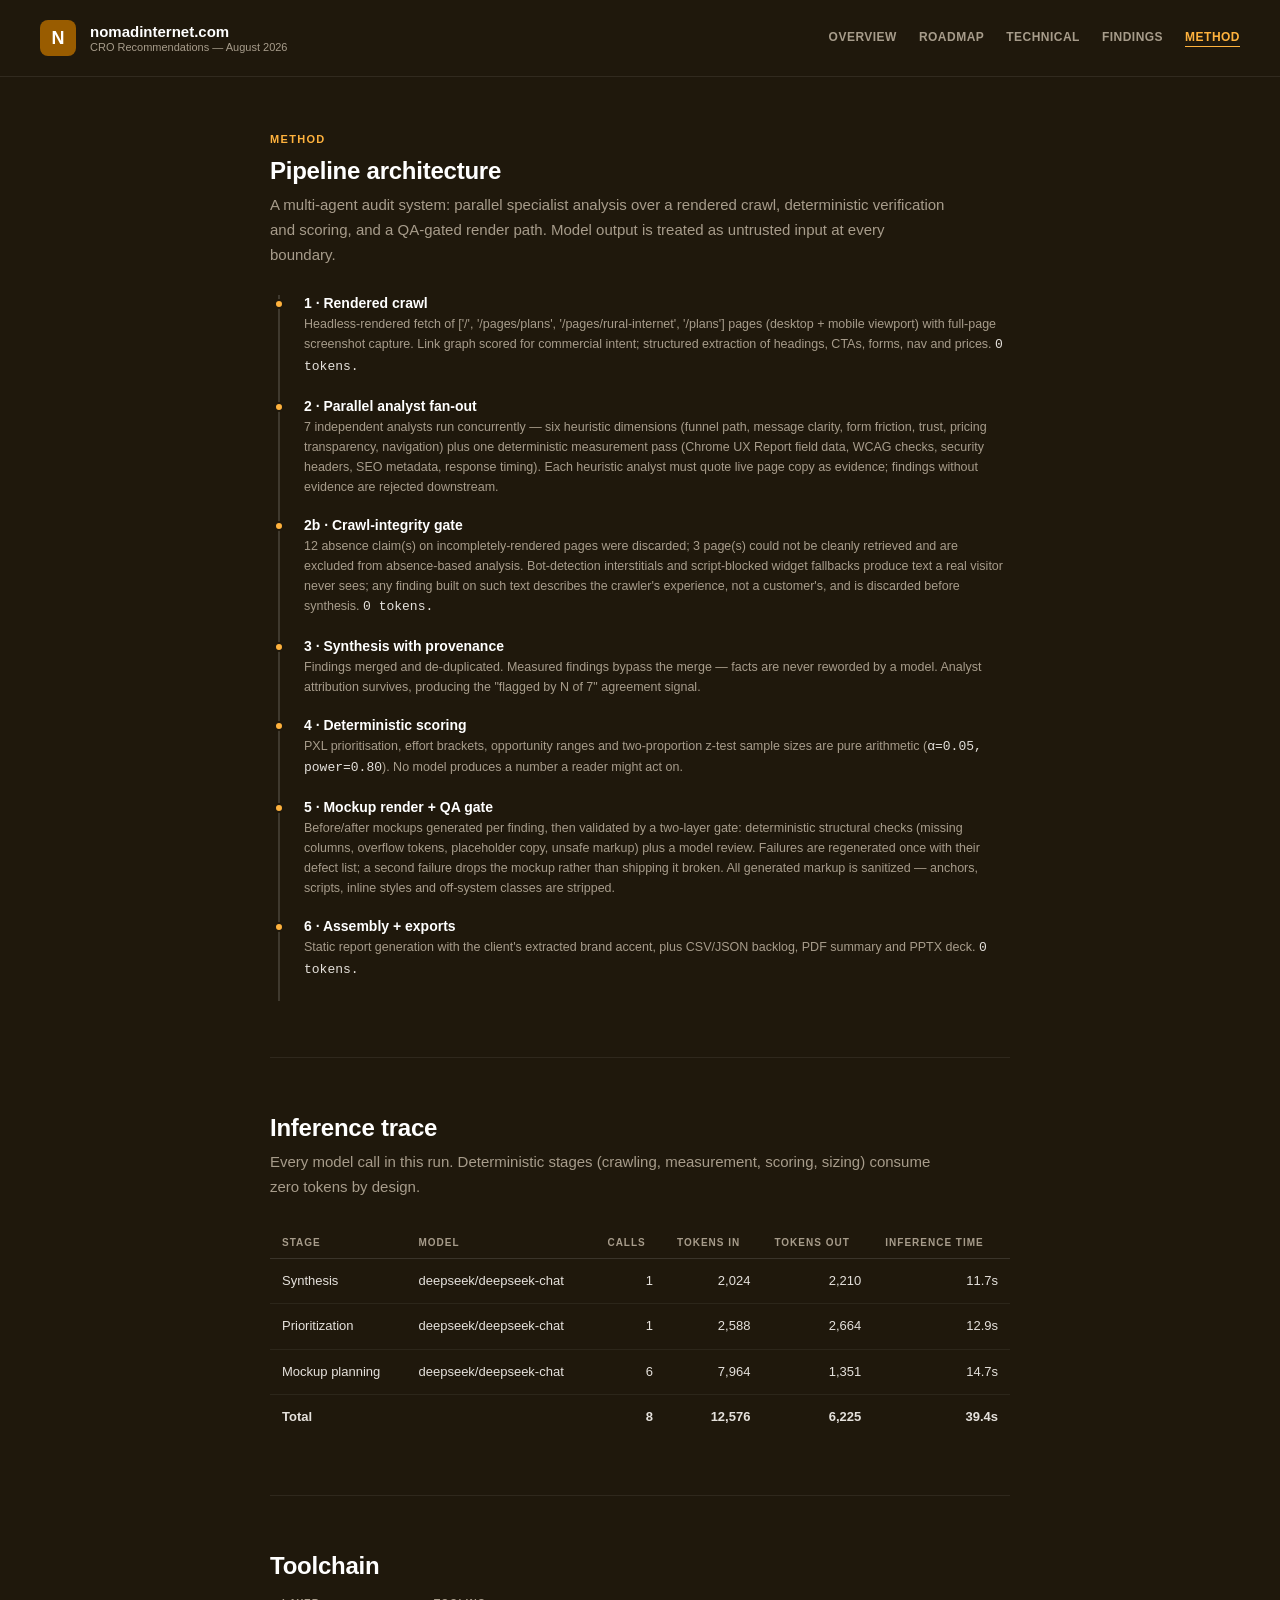
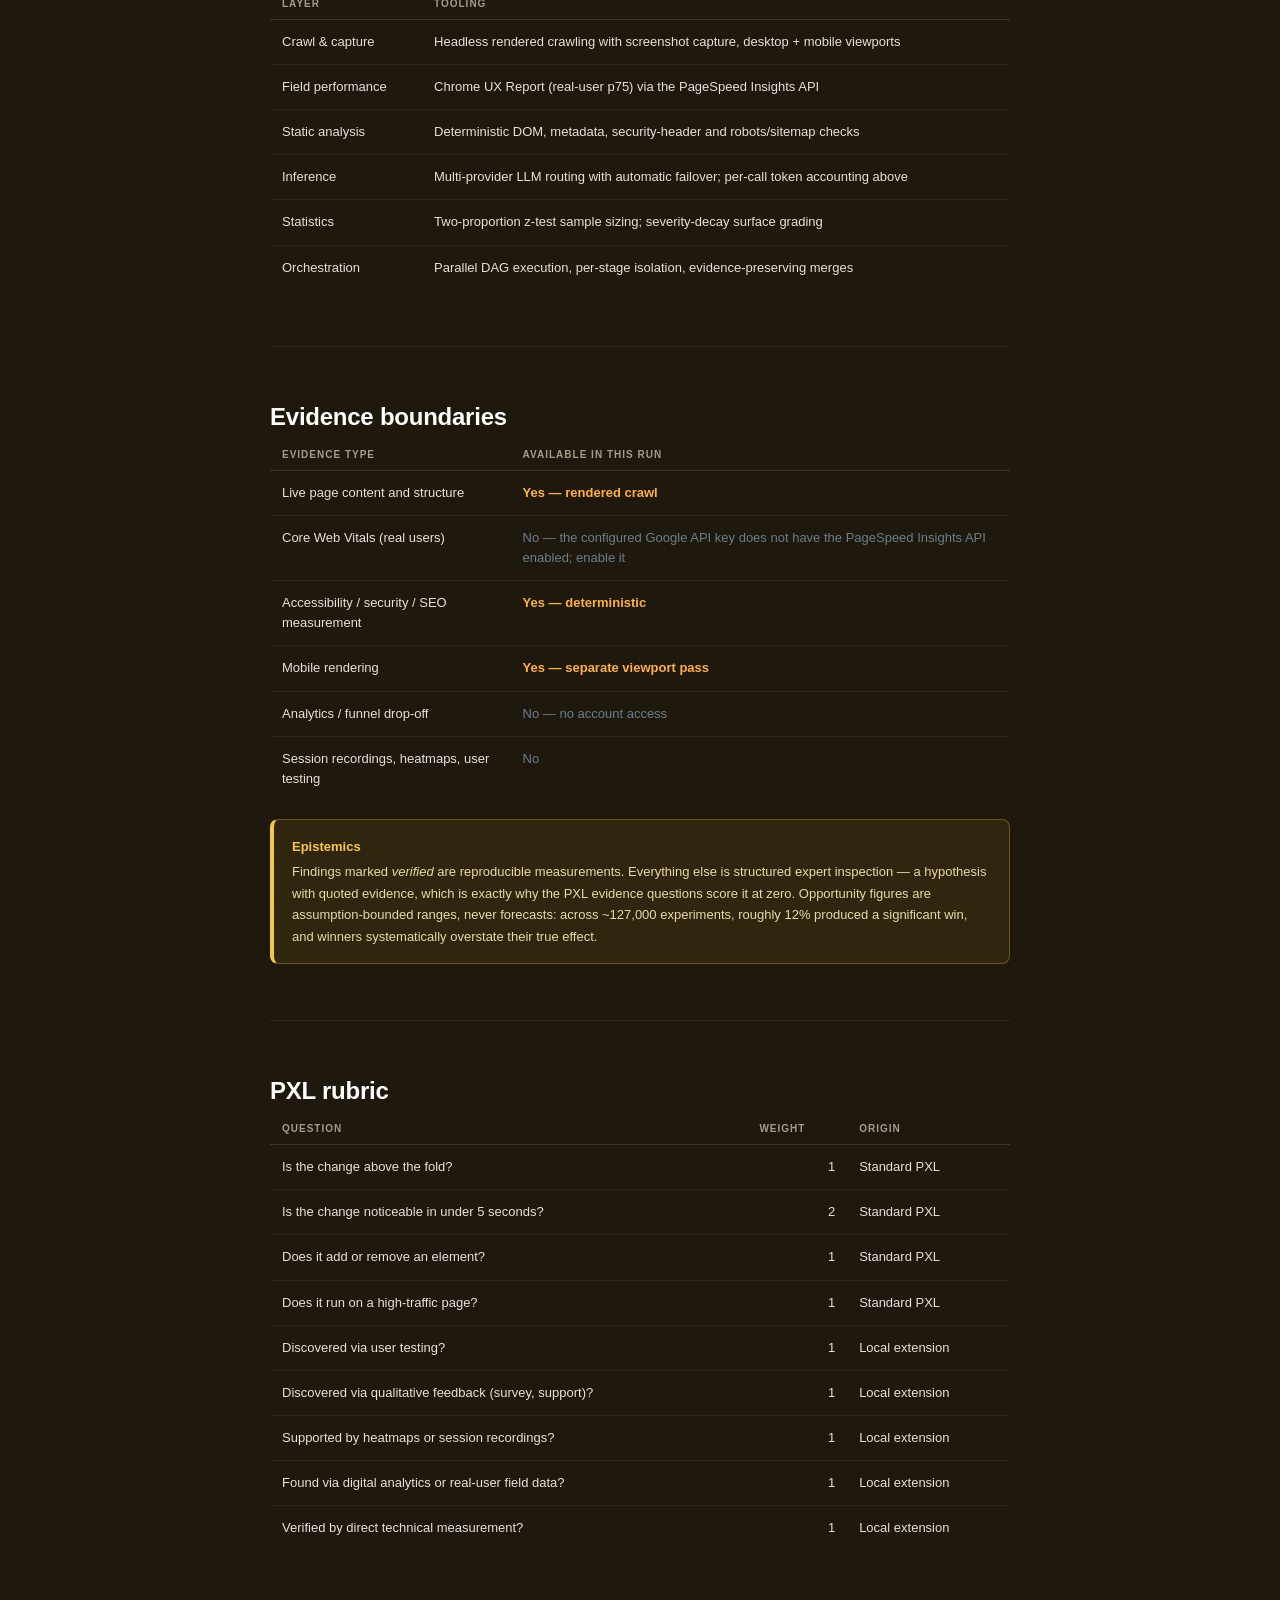
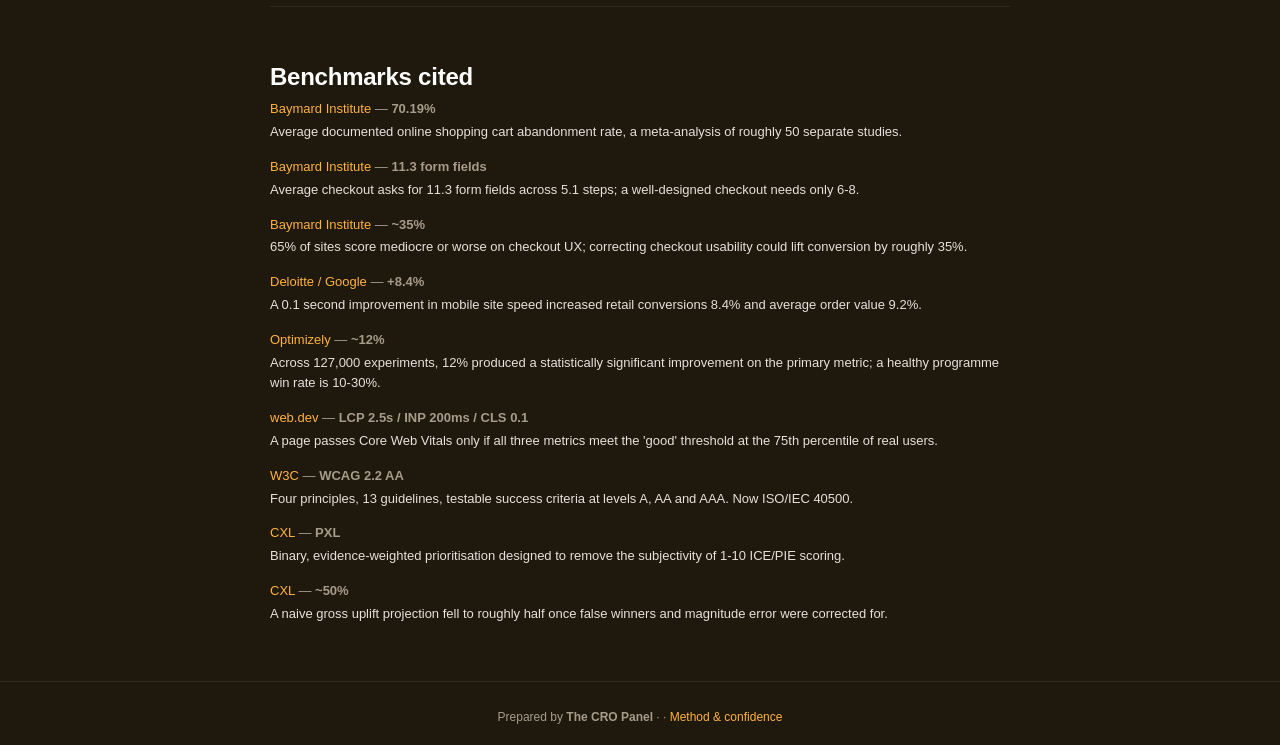
<file: methodology.html>
<!doctype html>
<html lang="en">
<head>
<meta charset="utf-8">
<meta name="viewport" content="width=device-width, initial-scale=1.0">
<title>Method — nomadinternet.com</title>
<link rel="stylesheet" href="cro_system.css">
<style>:root{--green:#995c00;--teal:#ffb23d;--navy:#1f180c;--mid:#2d2213;--light:#3f311c;--muted:#a79c8b;--off:#e5e1dc;}</style></head>
<body>
<header>
  <a class="logo-area" href="index.html" style="text-decoration:none">
    <div class="logo-dot">N</div>
    <div>
      <div class="logo-text">nomadinternet.com</div>
      <div class="logo-sub">CRO Recommendations — August 2026</div>
    </div>
  </a>
  <nav class="nav"><a href="index.html">Overview</a><a href="roadmap.html">Roadmap</a><a href="technical.html">Technical</a><a href="appendix.html">Findings</a><a href="methodology.html" class="active">Method</a></nav>
</header>

<div class="wrap-narrow">
  <div class="section">
    <div class="eyebrow-label">Method</div>
    <h2 class="section-title">Pipeline architecture</h2>
    <p class="section-intro">A multi-agent audit system: parallel specialist analysis over a
      rendered crawl, deterministic verification and scoring, and a QA-gated render path.
      Model output is treated as untrusted input at every boundary.</p>
    
    <div class="trace">
      <div class="trace-step"><div class="t-name">1 · Rendered crawl</div>
        <div class="t-detail">Headless-rendered fetch of ['/', '/pages/plans', '/pages/rural-internet', '/plans'] pages (desktop + mobile
        viewport) with full-page screenshot capture. Link graph scored for commercial intent;
        structured extraction of headings, CTAs, forms, nav and prices. <span class="mono">0 tokens.</span></div></div>
      <div class="trace-step"><div class="t-name">2 · Parallel analyst fan-out</div>
        <div class="t-detail">7 independent analysts run concurrently — six
        heuristic dimensions (funnel path, message clarity, form friction, trust, pricing
        transparency, navigation) plus one deterministic measurement pass (Chrome UX Report
        field data, WCAG checks, security headers, SEO metadata, response timing). Each
        heuristic analyst must quote live page copy as evidence; findings without evidence
        are rejected downstream.</div></div>
      <div class="trace-step"><div class="t-name">2b · Crawl-integrity gate</div>
        <div class="t-detail">12 absence claim(s) on incompletely-rendered pages were discarded; 3 page(s) could not be cleanly retrieved and are excluded from absence-based analysis. Bot-detection interstitials and
        script-blocked widget fallbacks produce text a real visitor never sees; any finding
        built on such text describes the crawler's experience, not a customer's, and is
        discarded before synthesis. <span class="mono">0 tokens.</span></div></div>
      <div class="trace-step"><div class="t-name">3 · Synthesis with provenance</div>
        <div class="t-detail">Findings merged and de-duplicated. Measured findings bypass the
        merge — facts are never reworded by a model. Analyst attribution survives, producing
        the "flagged by N of 7" agreement signal.</div></div>
      <div class="trace-step"><div class="t-name">4 · Deterministic scoring</div>
        <div class="t-detail">PXL prioritisation, effort brackets, opportunity ranges and
        two-proportion z-test sample sizes are pure arithmetic
        (<span class="mono">α=0.05, power=0.80</span>). No model produces a number a reader
        might act on.</div></div>
      <div class="trace-step"><div class="t-name">5 · Mockup render + QA gate</div>
        <div class="t-detail">Before/after mockups generated per finding, then validated by a
        two-layer gate: deterministic structural checks (missing columns, overflow tokens,
        placeholder copy, unsafe markup) plus a model review. Failures are regenerated once
        with their defect list; a second failure drops the mockup rather than shipping it
        broken. All generated markup is sanitized — anchors, scripts, inline styles and
        off-system classes are stripped.</div></div>
      <div class="trace-step"><div class="t-name">6 · Assembly + exports</div>
        <div class="t-detail">Static report generation with the client's extracted brand
        accent, plus CSV/JSON backlog, PDF summary and PPTX deck. <span class="mono">0 tokens.</span></div></div>
    </div>
  </div>
  
  <div class="section">
    <h2 class="section-title">Inference trace</h2>
    <p class="section-intro">Every model call in this run. Deterministic stages
      (crawling, measurement, scoring, sizing) consume zero tokens by design.</p>
    <div class="tscroll"><table class="dtable">
      <thead><tr><th>Stage</th><th>Model</th><th class="num">Calls</th>
        <th class="num">Tokens in</th><th class="num">Tokens out</th><th class="num">Inference time</th></tr></thead>
      <tbody><tr><td>Synthesis</td><td>deepseek/deepseek-chat</td><td class='num'>1</td><td class='num'>2,024</td><td class='num'>2,210</td><td class='num'>11.7s</td></tr><tr><td>Prioritization</td><td>deepseek/deepseek-chat</td><td class='num'>1</td><td class='num'>2,588</td><td class='num'>2,664</td><td class='num'>12.9s</td></tr><tr><td>Mockup planning</td><td>deepseek/deepseek-chat</td><td class='num'>6</td><td class='num'>7,964</td><td class='num'>1,351</td><td class='num'>14.7s</td></tr>
      <tr><td><strong>Total</strong></td><td></td><td class="num"><strong>8</strong></td>
        <td class="num"><strong>12,576</strong></td><td class="num"><strong>6,225</strong></td>
        <td class="num"><strong>39.4s</strong></td></tr></tbody></table></div>
  </div>
  <div class="section">
    <h2 class="section-title">Toolchain</h2>
    <div class="tscroll"><table class="dtable">
      <thead><tr><th>Layer</th><th>Tooling</th></tr></thead>
      <tbody>
        <tr><td>Crawl &amp; capture</td><td>Headless rendered crawling with screenshot capture, desktop + mobile viewports</td></tr>
        <tr><td>Field performance</td><td>Chrome UX Report (real-user p75) via the PageSpeed Insights API</td></tr>
        <tr><td>Static analysis</td><td>Deterministic DOM, metadata, security-header and robots/sitemap checks</td></tr>
        <tr><td>Inference</td><td>Multi-provider LLM routing with automatic failover; per-call token accounting above</td></tr>
        <tr><td>Statistics</td><td>Two-proportion z-test sample sizing; severity-decay surface grading</td></tr>
        <tr><td>Orchestration</td><td>Parallel DAG execution, per-stage isolation, evidence-preserving merges</td></tr>
      </tbody></table></div>
  </div>

  <div class="section">
    <h2 class="section-title">Evidence boundaries</h2>
    <div class="tscroll"><table class="dtable">
      <thead><tr><th>Evidence type</th><th>Available in this run</th></tr></thead>
      <tbody>
        <tr><td>Live page content and structure</td><td class="yes">Yes — rendered crawl</td></tr>
        <tr><td>Core Web Vitals (real users)</td><td class="no">No — the configured Google API key does not have the PageSpeed Insights API enabled; enable it </td></tr>
        <tr><td>Accessibility / security / SEO measurement</td><td class="yes">Yes — deterministic</td></tr>
        <tr><td>Mobile rendering</td><td class="yes">Yes — separate viewport pass</td></tr>
        <tr><td>Analytics / funnel drop-off</td><td class="no">No — no account access</td></tr>
        <tr><td>Session recordings, heatmaps, user testing</td><td class="no">No</td></tr>
      </tbody></table></div>
    <div class="caveat" style="margin-top:18px">
      <strong>Epistemics</strong>
      Findings marked <em>verified</em> are reproducible measurements. Everything else is
      structured expert inspection — a hypothesis with quoted evidence, which is exactly why
      the PXL evidence questions score it at zero. Opportunity figures are assumption-bounded
      ranges, never forecasts: across ~127,000 experiments, roughly 12% produced a significant
      win, and winners systematically overstate their true effect.
    </div>
  </div>

  <div class="section">
    <h2 class="section-title">PXL rubric</h2>
    <div class="tscroll"><table class="dtable">
      <thead><tr><th>Question</th><th class="num">Weight</th><th>Origin</th></tr></thead>
      <tbody><tr><td>Is the change above the fold?</td><td class="num">1</td><td>Standard PXL</td></tr><tr><td>Is the change noticeable in under 5 seconds?</td><td class="num">2</td><td>Standard PXL</td></tr><tr><td>Does it add or remove an element?</td><td class="num">1</td><td>Standard PXL</td></tr><tr><td>Does it run on a high-traffic page?</td><td class="num">1</td><td>Standard PXL</td></tr><tr><td>Discovered via user testing?</td><td class="num">1</td><td>Local extension</td></tr><tr><td>Discovered via qualitative feedback (survey, support)?</td><td class="num">1</td><td>Local extension</td></tr><tr><td>Supported by heatmaps or session recordings?</td><td class="num">1</td><td>Local extension</td></tr><tr><td>Found via digital analytics or real-user field data?</td><td class="num">1</td><td>Local extension</td></tr><tr><td>Verified by direct technical measurement?</td><td class="num">1</td><td>Local extension</td></tr></tbody></table></div>
  </div>

  <div class="section">
    <h2 class="section-title">Benchmarks cited</h2>
    <ul class="sources"><li><a href="https://baymard.com/lists/cart-abandonment-rate">Baymard Institute</a> — <strong>70.19%</strong><span class="claim">Average documented online shopping cart abandonment rate, a meta-analysis of roughly 50 separate studies.</span></li><li><a href="https://baymard.com/blog/checkout-flow-average-form-fields">Baymard Institute</a> — <strong>11.3 form fields</strong><span class="claim">Average checkout asks for 11.3 form fields across 5.1 steps; a well-designed checkout needs only 6-8.</span></li><li><a href="https://baymard.com/research/checkout-usability">Baymard Institute</a> — <strong>~35%</strong><span class="claim">65% of sites score mediocre or worse on checkout UX; correcting checkout usability could lift conversion by roughly 35%.</span></li><li><a href="https://www.deloitte.com/ie/en/services/consulting/research/milliseconds-make-millions.html">Deloitte / Google</a> — <strong>+8.4%</strong><span class="claim">A 0.1 second improvement in mobile site speed increased retail conversions 8.4% and average order value 9.2%.</span></li><li><a href="https://www.optimizely.com/field-notes/guides/127000-experiments">Optimizely</a> — <strong>~12%</strong><span class="claim">Across 127,000 experiments, 12% produced a statistically significant improvement on the primary metric; a healthy programme win rate is 10-30%.</span></li><li><a href="https://web.dev/articles/vitals">web.dev</a> — <strong>LCP 2.5s / INP 200ms / CLS 0.1</strong><span class="claim">A page passes Core Web Vitals only if all three metrics meet the &#x27;good&#x27; threshold at the 75th percentile of real users.</span></li><li><a href="https://www.w3.org/WAI/standards-guidelines/wcag/">W3C</a> — <strong>WCAG 2.2 AA</strong><span class="claim">Four principles, 13 guidelines, testable success criteria at levels A, AA and AAA. Now ISO/IEC 40500.</span></li><li><a href="https://cxl.com/blog/better-way-prioritize-ab-tests/">CXL</a> — <strong>PXL</strong><span class="claim">Binary, evidence-weighted prioritisation designed to remove the subjectivity of 1-10 ICE/PIE scoring.</span></li><li><a href="https://cxl.com/blog/net-value-ab-testing/">CXL</a> — <strong>~50%</strong><span class="claim">A naive gross uplift projection fell to roughly half once false winners and magnitude error were corrected for.</span></li></ul>
  </div>
</div>
<div class="footer">
  Prepared by <strong>The CRO Panel</strong> · <a href="mailto:"></a> · <a href="methodology.html">Method &amp; confidence</a>
</div>
<div class="modal-overlay" id="modal-root"><div class="modal-box"></div></div>
<script>
(function(){
  var root=document.getElementById('modal-root');
  function close(){root.classList.remove('open');}
  document.addEventListener('click',function(e){
    var b=e.target.closest('[data-m]');
    if(b){var t=document.getElementById('m-'+b.getAttribute('data-m'));
      if(t){root.querySelector('.modal-box').innerHTML=
        '<button class="modal-close" aria-label="Close">\u00d7</button>'+t.innerHTML;
        root.classList.add('open');}return;}
    if(e.target.closest('.modal-close')||e.target===root)close();
  });
  document.addEventListener('keydown',function(e){if(e.key==='Escape')close();});
  /* The miniature is markup authored at 1280px, scaled to the card width.
     Real screenshots on a narrow viewport are stacked at full width instead,
     so scaling them would shrink them to about a third of the card. The inline
     transform has to be cleared as well as skipped, because a resize past the
     breakpoint leaves the previous value behind. */
  function scale(){
    var stack=window.matchMedia('(max-width: 700px)').matches;
    document.querySelectorAll('.card-preview .preview-inner').forEach(function(el){
      var host=el.parentElement;if(!host)return;
      if(stack&&el.classList.contains('photo')){
        el.style.transform='';host.style.height='';return;}
      var w=host.clientWidth;if(!w)return;
      var s=w/1280;el.style.transform='scale('+s+')';
      host.style.height=Math.round(514*s)+'px';});
  }
  scale();window.addEventListener('resize',scale);
  function pos(){
    document.querySelectorAll('.shot-scroll[data-frac]').forEach(function(el){
      var img=el.querySelector('img');
      var go=function(){var f=parseFloat(el.getAttribute('data-frac'))||0;
        el.scrollTop=f*(el.scrollHeight-el.clientHeight);};
      if(img&&!img.complete){img.addEventListener('load',go);}else{go();}
    });
  }
  pos();
})();
</script>
</body>
</html>
</file>
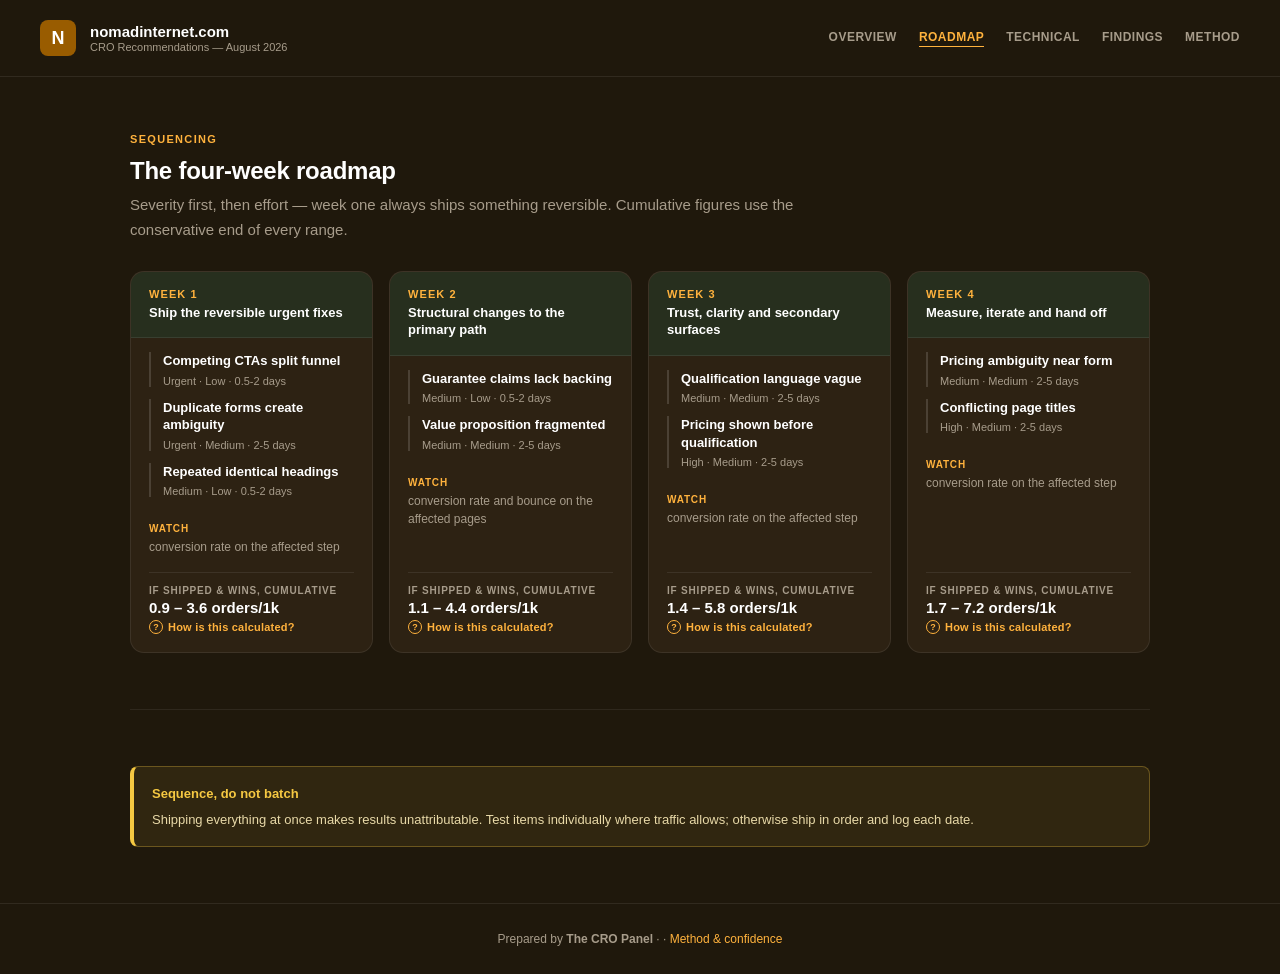
<file: roadmap.html>
<!doctype html>
<html lang="en">
<head>
<meta charset="utf-8">
<meta name="viewport" content="width=device-width, initial-scale=1.0">
<title>Roadmap — nomadinternet.com</title>
<link rel="stylesheet" href="cro_system.css">
<style>:root{--green:#995c00;--teal:#ffb23d;--navy:#1f180c;--mid:#2d2213;--light:#3f311c;--muted:#a79c8b;--off:#e5e1dc;}</style></head>
<body>
<header>
  <a class="logo-area" href="index.html" style="text-decoration:none">
    <div class="logo-dot">N</div>
    <div>
      <div class="logo-text">nomadinternet.com</div>
      <div class="logo-sub">CRO Recommendations — August 2026</div>
    </div>
  </a>
  <nav class="nav"><a href="index.html">Overview</a><a href="roadmap.html" class="active">Roadmap</a><a href="technical.html">Technical</a><a href="appendix.html">Findings</a><a href="methodology.html">Method</a></nav>
</header>

<div class="wrap">
  <div class="section">
    <div class="eyebrow-label">Sequencing</div>
    <h2 class="section-title">The four-week roadmap</h2>
    <p class="section-intro">Severity first, then effort — week one always ships
      something reversible. Cumulative figures use the conservative end of every range.</p>
    <div class="weeks"><div class="week">
      <div class="week-head"><div class="week-num">Week 1</div>
        <div class="week-theme">Ship the reversible urgent fixes</div></div>
      <div class="week-body"><div class="week-item"><a href="finding_3_competing_ctas_split_funnel.html">Competing CTAs split funnel</a><div class="wmeta">Urgent · Low · 0.5-2 days</div></div><div class="week-item"><a href="finding_4_duplicate_forms_create_ambiguity.html">Duplicate forms create ambiguity</a><div class="wmeta">Urgent · Medium · 2-5 days</div></div><div class="week-item"><a href="finding_7_repeated_identical_headings.html">Repeated identical headings</a><div class="wmeta">Medium · Low · 0.5-2 days</div></div>
        <div class="week-watch"><span>Watch</span>conversion rate on the affected step</div>
        <div class="week-cum">
          <div class="tlabel" style="font-size:10px;color:var(--muted);text-transform:uppercase;
            letter-spacing:0.08em;font-weight:700">If shipped &amp; wins, cumulative</div>
          <div style="color:var(--white);font-weight:800;font-size:15px;margin-top:3px">0.9 – 3.6 orders/1k</div>
          <button class="explain" data-m="wk-1">How is this calculated?</button>
        </div>
      </div></div><div class="week">
      <div class="week-head"><div class="week-num">Week 2</div>
        <div class="week-theme">Structural changes to the primary path</div></div>
      <div class="week-body"><div class="week-item"><a href="finding_9_guarantee_claims_lack_backing.html">Guarantee claims lack backing</a><div class="wmeta">Medium · Low · 0.5-2 days</div></div><div class="week-item"><a href="finding_1_value_proposition_fragmented.html">Value proposition fragmented</a><div class="wmeta">Medium · Medium · 2-5 days</div></div>
        <div class="week-watch"><span>Watch</span>conversion rate and bounce on the affected pages</div>
        <div class="week-cum">
          <div class="tlabel" style="font-size:10px;color:var(--muted);text-transform:uppercase;
            letter-spacing:0.08em;font-weight:700">If shipped &amp; wins, cumulative</div>
          <div style="color:var(--white);font-weight:800;font-size:15px;margin-top:3px">1.1 – 4.4 orders/1k</div>
          <button class="explain" data-m="wk-2">How is this calculated?</button>
        </div>
      </div></div><div class="week">
      <div class="week-head"><div class="week-num">Week 3</div>
        <div class="week-theme">Trust, clarity and secondary surfaces</div></div>
      <div class="week-body"><div class="week-item"><a href="finding_2_qualification_language_vague.html">Qualification language vague</a><div class="wmeta">Medium · Medium · 2-5 days</div></div><div class="week-item"><a href="finding_5_pricing_shown_before_qualification.html">Pricing shown before qualification</a><div class="wmeta">High · Medium · 2-5 days</div></div>
        <div class="week-watch"><span>Watch</span>conversion rate on the affected step</div>
        <div class="week-cum">
          <div class="tlabel" style="font-size:10px;color:var(--muted);text-transform:uppercase;
            letter-spacing:0.08em;font-weight:700">If shipped &amp; wins, cumulative</div>
          <div style="color:var(--white);font-weight:800;font-size:15px;margin-top:3px">1.4 – 5.8 orders/1k</div>
          <button class="explain" data-m="wk-3">How is this calculated?</button>
        </div>
      </div></div><div class="week">
      <div class="week-head"><div class="week-num">Week 4</div>
        <div class="week-theme">Measure, iterate and hand off</div></div>
      <div class="week-body"><div class="week-item"><a href="finding_6_pricing_ambiguity_near_form.html">Pricing ambiguity near form</a><div class="wmeta">Medium · Medium · 2-5 days</div></div><div class="week-item"><a href="finding_8_conflicting_page_titles.html">Conflicting page titles</a><div class="wmeta">High · Medium · 2-5 days</div></div>
        <div class="week-watch"><span>Watch</span>conversion rate on the affected step</div>
        <div class="week-cum">
          <div class="tlabel" style="font-size:10px;color:var(--muted);text-transform:uppercase;
            letter-spacing:0.08em;font-weight:700">If shipped &amp; wins, cumulative</div>
          <div style="color:var(--white);font-weight:800;font-size:15px;margin-top:3px">1.7 – 7.2 orders/1k</div>
          <button class="explain" data-m="wk-4">How is this calculated?</button>
        </div>
      </div></div></div>
  </div>
  <div class="section">
    <div class="caveat"><strong>Sequence, do not batch</strong>
      Shipping everything at once makes results unattributable. Test items
      individually where traffic allows; otherwise ship in order and log each date.</div>
  </div>
</div>
<div class="footer">
  Prepared by <strong>The CRO Panel</strong> · <a href="mailto:"></a> · <a href="methodology.html">Method &amp; confidence</a>
</div>
<div class="modal-overlay" id="modal-root"><div class="modal-box"></div></div>
<template id="m-wk-1"><h3>Week 1 cumulative math</h3><p>The conservative (low) end of each shipped finding's range, summed through this week:</p><table><tr><th>Finding</th><th>Low end</th></tr><tr><td>Competing CTAs split funnel</td><td class='num'>0.4</td></tr><tr><td>Duplicate forms create ambiguity</td><td class='num'>0.4</td></tr><tr><td>Repeated identical headings</td><td class='num'>0.1</td></tr></table><p>Every row is an assumption-bounded range, not a forecast — roughly 10–30% of A/B tests produce a significant win. The full arithmetic for any row is on its finding page.</p></template><template id="m-wk-2"><h3>Week 2 cumulative math</h3><p>The conservative (low) end of each shipped finding's range, summed through this week:</p><table><tr><th>Finding</th><th>Low end</th></tr><tr><td>Competing CTAs split funnel</td><td class='num'>0.4</td></tr><tr><td>Duplicate forms create ambiguity</td><td class='num'>0.4</td></tr><tr><td>Repeated identical headings</td><td class='num'>0.1</td></tr><tr><td>Guarantee claims lack backing</td><td class='num'>0.1</td></tr><tr><td>Value proposition fragmented</td><td class='num'>0.1</td></tr></table><p>Every row is an assumption-bounded range, not a forecast — roughly 10–30% of A/B tests produce a significant win. The full arithmetic for any row is on its finding page.</p></template><template id="m-wk-3"><h3>Week 3 cumulative math</h3><p>The conservative (low) end of each shipped finding's range, summed through this week:</p><table><tr><th>Finding</th><th>Low end</th></tr><tr><td>Competing CTAs split funnel</td><td class='num'>0.4</td></tr><tr><td>Duplicate forms create ambiguity</td><td class='num'>0.4</td></tr><tr><td>Repeated identical headings</td><td class='num'>0.1</td></tr><tr><td>Guarantee claims lack backing</td><td class='num'>0.1</td></tr><tr><td>Value proposition fragmented</td><td class='num'>0.1</td></tr><tr><td>Qualification language vague</td><td class='num'>0.1</td></tr><tr><td>Pricing shown before qualification</td><td class='num'>0.2</td></tr></table><p>Every row is an assumption-bounded range, not a forecast — roughly 10–30% of A/B tests produce a significant win. The full arithmetic for any row is on its finding page.</p></template><template id="m-wk-4"><h3>Week 4 cumulative math</h3><p>The conservative (low) end of each shipped finding's range, summed through this week:</p><table><tr><th>Finding</th><th>Low end</th></tr><tr><td>Competing CTAs split funnel</td><td class='num'>0.4</td></tr><tr><td>Duplicate forms create ambiguity</td><td class='num'>0.4</td></tr><tr><td>Repeated identical headings</td><td class='num'>0.1</td></tr><tr><td>Guarantee claims lack backing</td><td class='num'>0.1</td></tr><tr><td>Value proposition fragmented</td><td class='num'>0.1</td></tr><tr><td>Qualification language vague</td><td class='num'>0.1</td></tr><tr><td>Pricing shown before qualification</td><td class='num'>0.2</td></tr><tr><td>Pricing ambiguity near form</td><td class='num'>0.1</td></tr><tr><td>Conflicting page titles</td><td class='num'>0.2</td></tr></table><p>Every row is an assumption-bounded range, not a forecast — roughly 10–30% of A/B tests produce a significant win. The full arithmetic for any row is on its finding page.</p></template><script>
(function(){
  var root=document.getElementById('modal-root');
  function close(){root.classList.remove('open');}
  document.addEventListener('click',function(e){
    var b=e.target.closest('[data-m]');
    if(b){var t=document.getElementById('m-'+b.getAttribute('data-m'));
      if(t){root.querySelector('.modal-box').innerHTML=
        '<button class="modal-close" aria-label="Close">\u00d7</button>'+t.innerHTML;
        root.classList.add('open');}return;}
    if(e.target.closest('.modal-close')||e.target===root)close();
  });
  document.addEventListener('keydown',function(e){if(e.key==='Escape')close();});
  /* The miniature is markup authored at 1280px, scaled to the card width.
     Real screenshots on a narrow viewport are stacked at full width instead,
     so scaling them would shrink them to about a third of the card. The inline
     transform has to be cleared as well as skipped, because a resize past the
     breakpoint leaves the previous value behind. */
  function scale(){
    var stack=window.matchMedia('(max-width: 700px)').matches;
    document.querySelectorAll('.card-preview .preview-inner').forEach(function(el){
      var host=el.parentElement;if(!host)return;
      if(stack&&el.classList.contains('photo')){
        el.style.transform='';host.style.height='';return;}
      var w=host.clientWidth;if(!w)return;
      var s=w/1280;el.style.transform='scale('+s+')';
      host.style.height=Math.round(514*s)+'px';});
  }
  scale();window.addEventListener('resize',scale);
  function pos(){
    document.querySelectorAll('.shot-scroll[data-frac]').forEach(function(el){
      var img=el.querySelector('img');
      var go=function(){var f=parseFloat(el.getAttribute('data-frac'))||0;
        el.scrollTop=f*(el.scrollHeight-el.clientHeight);};
      if(img&&!img.complete){img.addEventListener('load',go);}else{go();}
    });
  }
  pos();
})();
</script>
</body>
</html>
</file>
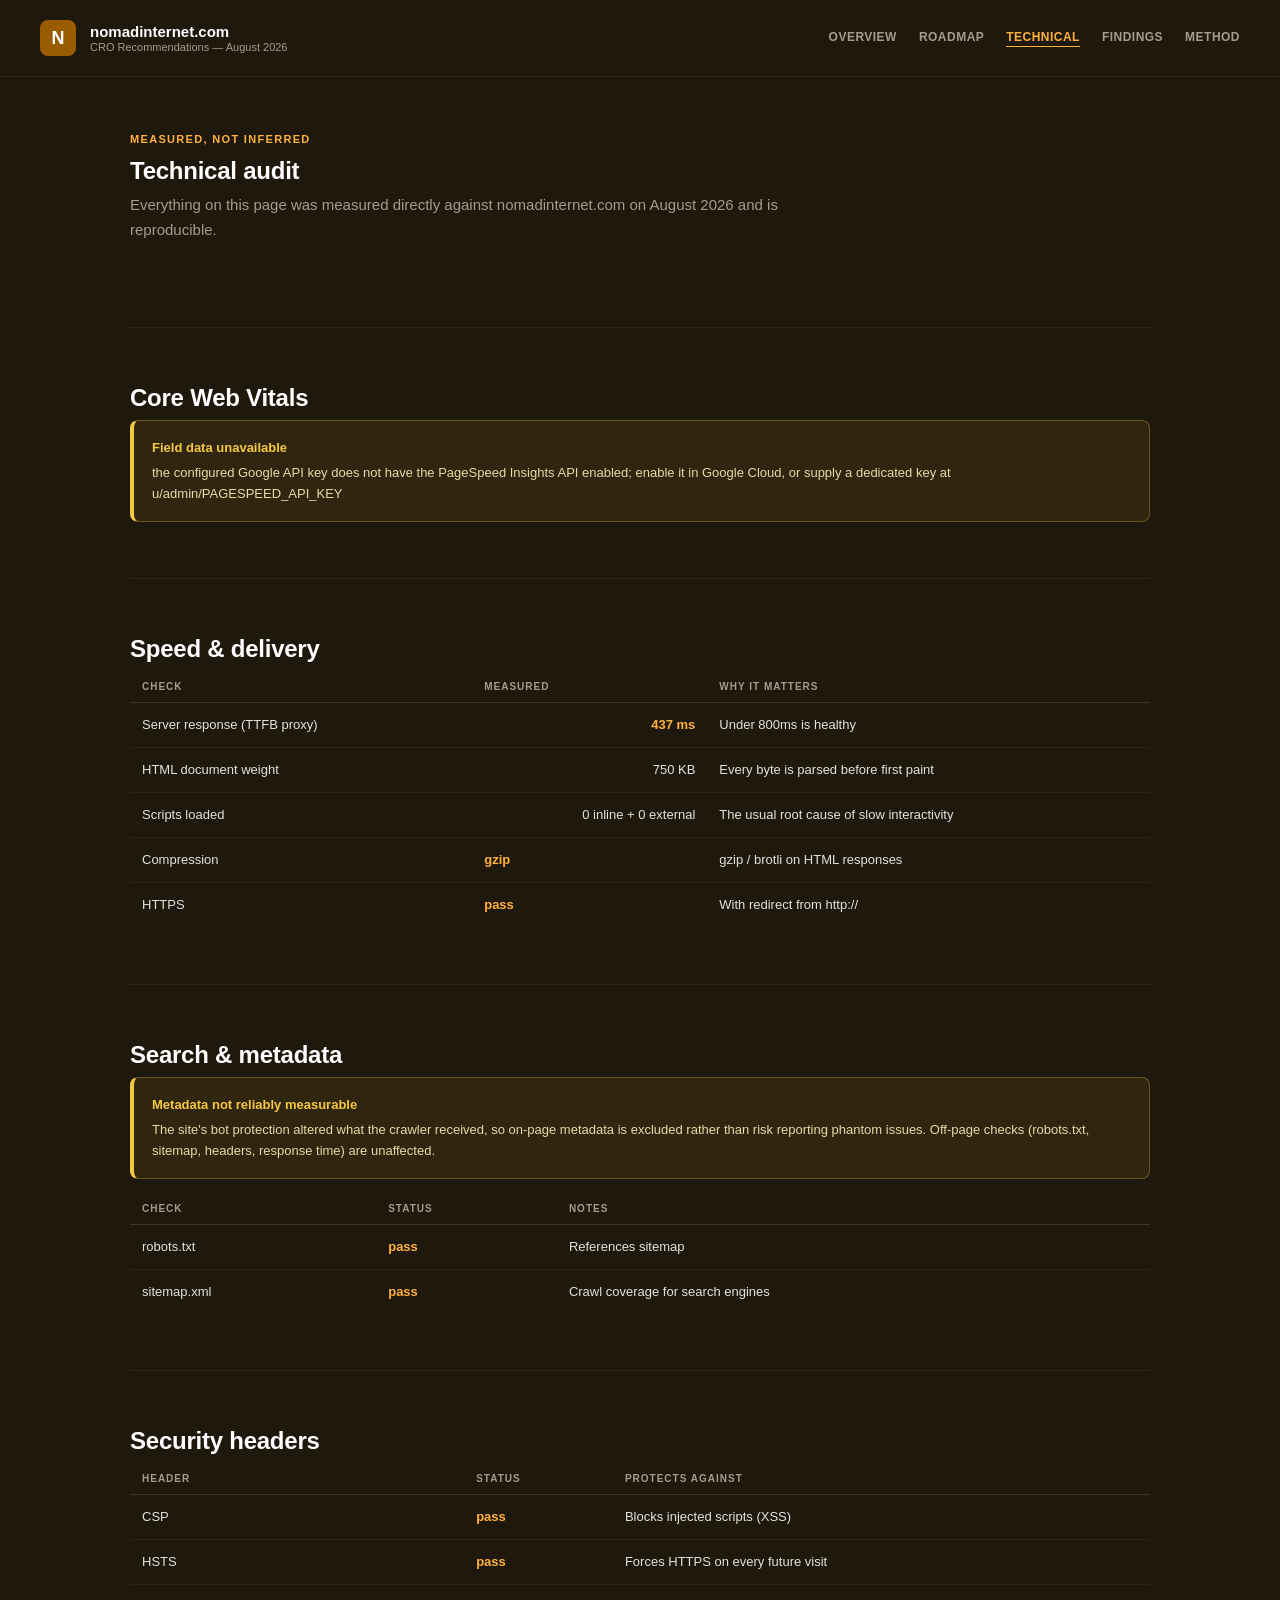
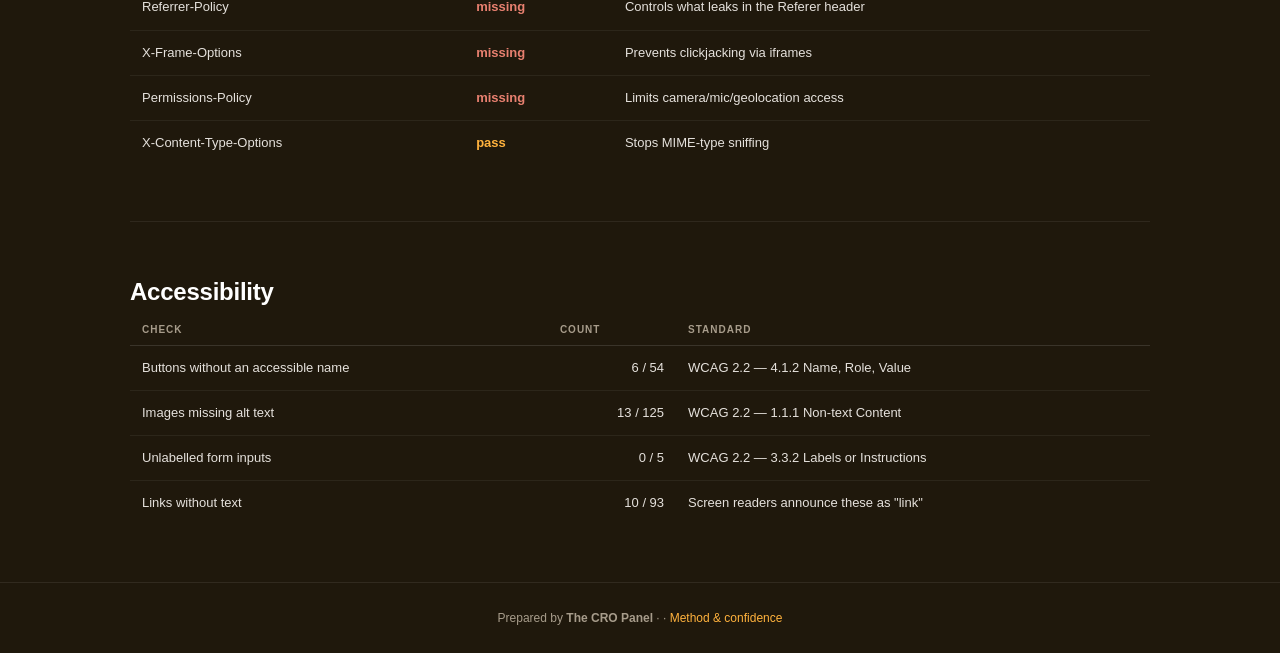
<file: technical.html>
<!doctype html>
<html lang="en">
<head>
<meta charset="utf-8">
<meta name="viewport" content="width=device-width, initial-scale=1.0">
<title>Technical — nomadinternet.com</title>
<link rel="stylesheet" href="cro_system.css">
<style>:root{--green:#995c00;--teal:#ffb23d;--navy:#1f180c;--mid:#2d2213;--light:#3f311c;--muted:#a79c8b;--off:#e5e1dc;}</style></head>
<body>
<header>
  <a class="logo-area" href="index.html" style="text-decoration:none">
    <div class="logo-dot">N</div>
    <div>
      <div class="logo-text">nomadinternet.com</div>
      <div class="logo-sub">CRO Recommendations — August 2026</div>
    </div>
  </a>
  <nav class="nav"><a href="index.html">Overview</a><a href="roadmap.html">Roadmap</a><a href="technical.html" class="active">Technical</a><a href="appendix.html">Findings</a><a href="methodology.html">Method</a></nav>
</header>

<div class="wrap">
  <div class="section">
    <div class="eyebrow-label">Measured, not inferred</div>
    <h2 class="section-title">Technical audit</h2>
    <p class="section-intro">Everything on this page was measured directly against
      nomadinternet.com on August 2026 and is reproducible.</p>
  </div>

  <div class="section">
    <h2 class="section-title">Core Web Vitals</h2>
    <div class="caveat"><strong>Field data unavailable</strong>the configured Google API key does not have the PageSpeed Insights API enabled; enable it in Google Cloud, or supply a dedicated key at u/admin/PAGESPEED_API_KEY</div>
  </div>

  <div class="section">
    <h2 class="section-title">Speed &amp; delivery</h2>
    <div class="tscroll"><table class="dtable">
      <thead><tr><th>Check</th><th class="num">Measured</th><th>Why it matters</th></tr></thead>
      <tbody>
    <tr><td>Server response (TTFB proxy)</td>
      <td class="num"><span class="check-pass">437 ms</span></td>
      <td>Under 800ms is healthy</td></tr>
    <tr><td>HTML document weight</td><td class="num">750 KB</td>
      <td>Every byte is parsed before first paint</td></tr>
    <tr><td>Scripts loaded</td>
      <td class="num">0 inline + 0 external</td>
      <td>The usual root cause of slow interactivity</td></tr>
    <tr><td>Compression</td><td><span class="check-pass">gzip</span></td>
      <td>gzip / brotli on HTML responses</td></tr>
    <tr><td>HTTPS</td><td><span class="check-pass">pass</span></td><td>With redirect from http://</td></tr></tbody></table></div>
  </div>

  <div class="section">
    <h2 class="section-title">Search &amp; metadata</h2>
    <div class="caveat" style="margin-bottom:14px"><strong>Metadata not reliably measurable</strong>The site's bot protection altered what the crawler received, so on-page metadata is excluded rather than risk reporting phantom issues. Off-page checks (robots.txt, sitemap, headers, response time) are unaffected.</div>
    <div class="tscroll"><table class="dtable">
      <thead><tr><th>Check</th><th>Status</th><th>Notes</th></tr></thead>
      <tbody>
    <tr><td>robots.txt</td><td><span class="check-pass">pass</span></td>
      <td>References sitemap</td></tr>
    <tr><td>sitemap.xml</td><td><span class="check-pass">pass</span></td>
      <td>Crawl coverage for search engines</td></tr></tbody></table></div>
  </div>

  <div class="section">
    <h2 class="section-title">Security headers</h2>
    <div class="tscroll"><table class="dtable">
      <thead><tr><th>Header</th><th>Status</th><th>Protects against</th></tr></thead>
      <tbody><tr><td>CSP</td><td><span class="check-pass">pass</span></td><td>Blocks injected scripts (XSS)</td></tr><tr><td>HSTS</td><td><span class="check-pass">pass</span></td><td>Forces HTTPS on every future visit</td></tr><tr><td>Referrer-Policy</td><td><span class="check-fail">missing</span></td><td>Controls what leaks in the Referer header</td></tr><tr><td>X-Frame-Options</td><td><span class="check-fail">missing</span></td><td>Prevents clickjacking via iframes</td></tr><tr><td>Permissions-Policy</td><td><span class="check-fail">missing</span></td><td>Limits camera/mic/geolocation access</td></tr><tr><td>X-Content-Type-Options</td><td><span class="check-pass">pass</span></td><td>Stops MIME-type sniffing</td></tr></tbody></table></div>
  </div>

  <div class="section">
    <h2 class="section-title">Accessibility</h2>
    <div class="tscroll"><table class="dtable">
      <thead><tr><th>Check</th><th class="num">Count</th><th>Standard</th></tr></thead>
      <tbody>
    <tr><td>Buttons without an accessible name</td>
      <td class="num">6 / 54</td>
      <td>WCAG 2.2 — 4.1.2 Name, Role, Value</td></tr>
    <tr><td>Images missing alt text</td>
      <td class="num">13 / 125</td>
      <td>WCAG 2.2 — 1.1.1 Non-text Content</td></tr>
    <tr><td>Unlabelled form inputs</td>
      <td class="num">0 / 5</td>
      <td>WCAG 2.2 — 3.3.2 Labels or Instructions</td></tr>
    <tr><td>Links without text</td>
      <td class="num">10 / 93</td>
      <td>Screen readers announce these as "link"</td></tr></tbody></table></div>
  </div>
</div>
<div class="footer">
  Prepared by <strong>The CRO Panel</strong> · <a href="mailto:"></a> · <a href="methodology.html">Method &amp; confidence</a>
</div>
<div class="modal-overlay" id="modal-root"><div class="modal-box"></div></div>
<script>
(function(){
  var root=document.getElementById('modal-root');
  function close(){root.classList.remove('open');}
  document.addEventListener('click',function(e){
    var b=e.target.closest('[data-m]');
    if(b){var t=document.getElementById('m-'+b.getAttribute('data-m'));
      if(t){root.querySelector('.modal-box').innerHTML=
        '<button class="modal-close" aria-label="Close">\u00d7</button>'+t.innerHTML;
        root.classList.add('open');}return;}
    if(e.target.closest('.modal-close')||e.target===root)close();
  });
  document.addEventListener('keydown',function(e){if(e.key==='Escape')close();});
  /* The miniature is markup authored at 1280px, scaled to the card width.
     Real screenshots on a narrow viewport are stacked at full width instead,
     so scaling them would shrink them to about a third of the card. The inline
     transform has to be cleared as well as skipped, because a resize past the
     breakpoint leaves the previous value behind. */
  function scale(){
    var stack=window.matchMedia('(max-width: 700px)').matches;
    document.querySelectorAll('.card-preview .preview-inner').forEach(function(el){
      var host=el.parentElement;if(!host)return;
      if(stack&&el.classList.contains('photo')){
        el.style.transform='';host.style.height='';return;}
      var w=host.clientWidth;if(!w)return;
      var s=w/1280;el.style.transform='scale('+s+')';
      host.style.height=Math.round(514*s)+'px';});
  }
  scale();window.addEventListener('resize',scale);
  function pos(){
    document.querySelectorAll('.shot-scroll[data-frac]').forEach(function(el){
      var img=el.querySelector('img');
      var go=function(){var f=parseFloat(el.getAttribute('data-frac'))||0;
        el.scrollTop=f*(el.scrollHeight-el.clientHeight);};
      if(img&&!img.complete){img.addEventListener('load',go);}else{go();}
    });
  }
  pos();
})();
</script>
</body>
</html>
</file>
<file: cro_system.css>
/* ============================================================
   CRO PANEL DESIGN SYSTEM
   Tokens and rules extracted verbatim from the reference
   deliverable (nomad-cro-mockups). Shared by the index page
   and every before/after mockup page.
   ============================================================ */

*, *::before, *::after { box-sizing: border-box; margin: 0; padding: 0; }

:root {
  --green:   #008061;
  --teal:    #3DB891;
  --navy:    #0A1628;
  --mid:     #112240;
  --light:   #1A3357;
  --muted:   #7A9E8E;
  --off:     #D8E8E0;
  --white:   #ffffff;
  --red:     #C0392B;
  --gold:    #F5C842;
}

body {
  font-family: -apple-system, BlinkMacSystemFont, 'Segoe UI', sans-serif;
  background: var(--navy);
  color: var(--white);
  min-height: 100vh;
}

/* ── Header ───────────────────────────────────────────────── */
header {
  border-bottom: 1px solid rgba(255,255,255,0.08);
  padding: 20px 40px;
  display: flex;
  align-items: center;
  justify-content: space-between;
}
.logo-area { display: flex; align-items: center; gap: 14px; }
.logo-dot {
  width: 36px; height: 36px;
  background: var(--green);
  border-radius: 8px;
  display: flex; align-items: center; justify-content: center;
  font-size: 18px; font-weight: 900; color: #fff;
}
.logo-text { font-size: 15px; font-weight: 700; color: var(--white); }
.logo-sub  { font-size: 11px; color: var(--muted); margin-top: 1px; }
.header-tag {
  background: rgba(0,128,97,0.15);
  border: 1px solid rgba(0,128,97,0.4);
  border-radius: 20px;
  padding: 5px 14px;
  font-size: 11px;
  font-weight: 700;
  color: var(--teal);
  letter-spacing: 0.06em;
  text-transform: uppercase;
}

/* ── Hero ─────────────────────────────────────────────────── */
.hero {
  text-align: center;
  padding: 72px 40px 56px;
  max-width: 780px;
  margin: 0 auto;
}
.hero-eyebrow {
  color: var(--teal);
  font-size: 11px;
  font-weight: 700;
  letter-spacing: 0.14em;
  text-transform: uppercase;
  margin-bottom: 16px;
}
.hero h1 {
  font-size: 42px;
  font-weight: 900;
  line-height: 1.1;
  margin-bottom: 16px;
  background: linear-gradient(135deg, #fff 60%, var(--teal));
  -webkit-background-clip: text;
  -webkit-text-fill-color: transparent;
  background-clip: text;
}
.hero p {
  color: var(--off);
  font-size: 17px;
  line-height: 1.6;
  max-width: 62ch;          /* a readable measure, not the container width */
  margin: 0 auto 32px;
  text-align: left;         /* centred paragraphs lose the left margin */
}
.hero-meta {
  display: flex;
  align-items: center;
  justify-content: center;
  gap: 24px;
  font-size: 12px;
  color: rgba(255,255,255,0.35);
}
.hero-meta span { display: flex; align-items: center; gap: 6px; }
.hero-meta .dot { width: 4px; height: 4px; background: rgba(255,255,255,0.2); border-radius: 50%; }

/* ── Priority strip ───────────────────────────────────────── */
.priority-strip {
  display: flex;
  gap: 0;
  max-width: 900px;
  margin: 0 auto 64px;
  border-radius: 12px;
  overflow: hidden;
  border: 1px solid rgba(255,255,255,0.08);
}
.pitem {
  flex: 1;
  padding: 16px 14px;
  text-align: center;
  background: var(--mid);
  border-right: 1px solid rgba(255,255,255,0.06);
  transition: background 0.15s;
}
.pitem:last-child { border-right: none; }
.pitem:hover { background: var(--light); }
.pitem .pnum {
  font-size: 10px;
  font-weight: 700;
  letter-spacing: 0.1em;
  text-transform: uppercase;
  color: var(--muted);
  margin-bottom: 4px;
}
.pitem .ptitle {
  font-size: 12px;
  font-weight: 700;
  color: var(--white);
  line-height: 1.3;
}
.pitem .pbadge {
  display: inline-block;
  margin-top: 6px;
  font-size: 9px;
  font-weight: 700;
  letter-spacing: 0.06em;
  text-transform: uppercase;
  padding: 2px 8px;
  border-radius: 20px;
}
.badge-urgent { background: rgba(192,57,43,0.25); color: #e88070; }
.badge-high   { background: rgba(0,128,97,0.25);  color: var(--teal); }

/* ── Cards grid ───────────────────────────────────────────── */
.cards-section {
  max-width: 1100px;
  margin: 0 auto;
  padding: 0 40px 80px;
}
.section-label {
  font-size: 11px;
  font-weight: 700;
  letter-spacing: 0.12em;
  text-transform: uppercase;
  color: var(--muted);
  margin-bottom: 24px;
  padding-bottom: 10px;
  border-bottom: 1px solid rgba(255,255,255,0.08);
}
.cards { display: grid; grid-template-columns: repeat(2, 1fr); gap: 20px; }

.cards > .card {
  background: var(--mid);
  border: 1px solid rgba(255,255,255,0.07);
  border-radius: 16px;
  overflow: hidden;
  text-decoration: none;
  display: block;
  transition: transform 0.18s, border-color 0.18s, box-shadow 0.18s;
}
.cards > .card:hover {
  transform: translateY(-3px);
  border-color: rgba(0,128,97,0.5);
  box-shadow: 0 12px 40px rgba(0,0,0,0.35);
}

/* The preview is the real mockup markup, rendered at true page width
   (1280px, same as a mockup page) and scaled to fit the 500px card.
   Scale factor = 498 / 1280 = 0.389, so the card shows a faithful
   miniature of the page rather than a re-styled approximation. */
.card-preview {
  position: relative;
  height: 200px;
  overflow: hidden;
  background: var(--navy);
}
.card-preview .preview-inner {
  display: flex;
  width: 1280px;
  height: 514px;
  transform: scale(0.389);
  transform-origin: top left;
  pointer-events: none;
}
.preview-half {
  flex: 0 0 639px;
  width: 639px;
  display: flex;
  flex-direction: column;
  min-width: 0;
  overflow: hidden;
}
.preview-bar {
  padding: 8px 0;
  text-align: center;
  font-size: 9px;
  font-weight: 800;
  letter-spacing: 0.1em;
  text-transform: uppercase;
  flex-shrink: 0;
}
.bar-red   { background: #C0392B; color: #fff; }
.bar-green { background: #008061; color: #fff; }
.preview-body {
  flex: 1;
  display: flex;
  align-items: stretch;
  justify-content: stretch;
  background: var(--navy);
  overflow: hidden;
}
.preview-body > * { width: 100%; }
.preview-divider { width: 2px; background: rgba(255,255,255,0.1); flex-shrink: 0; }

/* The surface fills the preview viewport instead of its 520px page height. */
.preview-body .surface {
  min-height: 0;
  height: 100%;
  padding: 28px 32px;
  justify-content: flex-start;
}

/* ── Card body ────────────────────────────────────────────── */
.card-body { padding: 22px 24px 24px; }
.card-priority {
  display: flex;
  align-items: center;
  gap: 8px;
  margin-bottom: 10px;
}
.priority-num {
  width: 22px; height: 22px;
  border-radius: 6px;
  display: flex; align-items: center; justify-content: center;
  font-size: 11px; font-weight: 800; color: #fff;
  flex-shrink: 0;
}
.num-urgent { background: var(--red); }
.num-high   { background: var(--green); }
.priority-label {
  font-size: 10px;
  font-weight: 700;
  letter-spacing: 0.08em;
  text-transform: uppercase;
}
.label-urgent { color: #e88070; }
.label-high   { color: var(--teal); }
.card-body h2 {
  font-size: 17px;
  font-weight: 800;
  color: var(--white);
  line-height: 1.3;
  margin-bottom: 8px;
}
.card-body p {
  font-size: 13px;
  line-height: 1.6;
  color: var(--muted);
  margin-bottom: 14px;
}
.card-link {
  font-size: 12px;
  font-weight: 700;
  color: var(--teal);
  display: inline-flex;
  align-items: center;
  gap: 6px;
}
.card-link .arrow { transition: transform 0.15s; }
.cards > .card:hover .card-link .arrow { transform: translateX(3px); }

/* ── Footer ───────────────────────────────────────────────── */
.footer {
  border-top: 1px solid rgba(255,255,255,0.08);
  padding: 28px 40px;
  text-align: center;
  font-size: 12px;
  color: var(--muted);
}
.footer a { color: var(--teal); text-decoration: none; }

/* ============================================================
   MOCKUP PAGES — split-screen before / after
   ============================================================ */
body.mockup { background: #f0f0f0; }

.page { display: flex; gap: 0; width: 1280px; margin: 0 auto; }
.col  { flex: 1; display: flex; flex-direction: column; min-width: 0; }
.divider { width: 2px; background: rgba(0,0,0,0.12); flex-shrink: 0; }

.label-bar {
  text-align: center;
  padding: 14px 16px;
  white-space: nowrap;
  overflow: hidden;
  text-overflow: ellipsis;
  font-size: 13px;
  font-weight: 700;
  letter-spacing: 0.08em;
  text-transform: uppercase;
}
.label-current     { background: #c0392b; color: #fff; }
.label-recommended { background: #008061; color: #fff; }

/* The dark UI surface that holds the reproduced interface. */
.surface {
  background: var(--navy);
  min-height: 520px;
  display: flex;
  flex-direction: column;
  align-items: center;
  justify-content: center;
  padding: 60px 48px;
  text-align: center;
  position: relative;
  overflow: hidden;
  flex: 1;
}
.surface .eyebrow {
  color: var(--teal);
  font-size: 11px;
  font-weight: 700;
  letter-spacing: 0.12em;
  text-transform: uppercase;
  margin-bottom: 16px;
}
.surface h1 {
  color: var(--white);
  font-size: 38px;
  font-weight: 800;
  line-height: 1.15;
  margin-bottom: 14px;
  max-width: 560px;
}
.surface h2 {
  color: var(--white);
  font-size: 26px;
  font-weight: 800;
  line-height: 1.2;
  margin-bottom: 12px;
}
.surface h3 {
  color: var(--white);
  font-size: 18px;
  font-weight: 700;
  margin-bottom: 10px;
}
.surface p {
  color: #9bb8a8;
  font-size: 16px;
  line-height: 1.6;
  margin-bottom: 24px;
  max-width: 460px;
}
.surface ul { list-style: none; margin-bottom: 20px; }
.surface li {
  color: #a8d4be;
  font-size: 14px;
  line-height: 1.9;
  text-align: left;
}

span.btn-primary, span.btn-secondary { text-decoration: none; }
.btn-primary {
  background: var(--green);
  color: #fff;
  border: none;
  padding: 16px 32px;
  font-size: 15px;
  font-weight: 700;
  border-radius: 6px;
  cursor: pointer;
  display: inline-block;
  margin: 0 6px 12px;
  letter-spacing: 0.04em;
  text-transform: uppercase;
}
.btn-secondary {
  background: transparent;
  color: #fff;
  border: 2px solid rgba(255,255,255,0.4);
  padding: 14px 28px;
  font-size: 14px;
  font-weight: 600;
  border-radius: 6px;
  cursor: pointer;
  display: inline-block;
  margin: 0 6px 12px;
}

/* Form primitives for lead-capture mockups */
.field, .surface input, .surface select, .surface textarea {
  display: block;
  background: rgba(255,255,255,0.07);
  border: 1px solid rgba(255,255,255,0.14);
  border-radius: 5px;
  padding: 12px 14px;
  color: #cfe3d8;
  font-size: 13px;
  text-align: left;
  margin-bottom: 8px;
  width: 100%;
}
.field-label, .surface label {
  display: block;
  color: var(--muted);
  font-size: 10px;
  font-weight: 700;
  letter-spacing: 0.08em;
  text-transform: uppercase;
  text-align: left;
  margin-bottom: 4px;
  width: 100%;
}
.field.removed, .removed { opacity: 0.32; text-decoration: line-through; }
.surface input::placeholder, .surface textarea::placeholder { color: #7d94a4; }
.surface input:focus, .surface select:focus, .surface textarea:focus { outline: 2px solid var(--green); }
/* keep a label and its control stacked, never overlapping */
.surface form, .surface .form { width: 100%; max-width: 420px; }
.price {
  color: var(--white);
  font-size: 34px;
  font-weight: 900;
  line-height: 1;
  margin-bottom: 6px;
}
.pill {
  display: inline-block;
  background: rgba(255,255,255,0.06);
  border: 1px solid rgba(255,255,255,0.14);
  border-radius: 20px;
  padding: 4px 12px;
  color: var(--muted);
  font-size: 11px;
  margin: 0 4px 6px;
}

/* Callouts */
.problem-callout {
  background: rgba(232,93,74,0.18);
  border: 1px solid #e85d4a;
  border-left: 4px solid #e85d4a;
  border-radius: 6px;
  padding: 14px 16px;
  margin-top: 26px;
  color: #ffb3a7;
  font-size: 13px;
  line-height: 1.6;
  text-align: left;
  max-width: 520px;
}
.problem-callout strong { color: #ff8f7a; display: block; margin-bottom: 4px; }

.win-callout, .good-callout {
  background: rgba(0,128,97,0.15);
  border: 1px solid var(--green);
  border-left: 4px solid var(--green);
  border-radius: 6px;
  padding: 14px 16px;
  margin-top: 26px;
  color: #a8e8d0;
  font-size: 13px;
  line-height: 1.6;
  text-align: left;
  max-width: 520px;
}
.win-callout strong, .good-callout strong { color: var(--teal); display: block; margin-bottom: 4px; }

/* PROBLEM / FIX annotation panels beneath each column */
.annotation {
  background: #fff;
  border-left: 4px solid var(--red);
  padding: 22px 26px;
  color: #24303a;
  font-size: 14px;
  line-height: 1.65;
}
.annotation.good { border-left-color: var(--green); }
.annotation strong {
  display: block;
  font-size: 11px;
  font-weight: 800;
  letter-spacing: 0.1em;
  text-transform: uppercase;
  color: #6b7a86;
  margin-bottom: 8px;
}

/* ============================================================
   REPORT PAGES — scorecard, roadmap, findings, methodology
   Same tokens as the mockups; these are the surrounding document.
   ============================================================ */

.wrap { max-width: 1100px; margin: 0 auto; padding: 0 40px; }
.wrap-narrow { max-width: 820px; margin: 0 auto; padding: 0 40px; }

/* Header navigation */
.nav { display: flex; align-items: center; gap: 22px; }
.nav a {
  color: var(--muted); text-decoration: none; font-size: 12px;
  font-weight: 600; letter-spacing: 0.04em; text-transform: uppercase;
  padding-bottom: 2px; border-bottom: 1px solid transparent;
}
.nav a:hover { color: var(--off); }
.nav a.active { color: var(--teal); border-bottom-color: var(--teal); }

/* Section furniture */
.section { padding: 56px 0; border-top: 1px solid rgba(255,255,255,0.07); }
.section:first-of-type { border-top: none; }
.section h2.section-title {
  font-size: 24px; font-weight: 800; color: var(--white);
  margin-bottom: 8px; letter-spacing: -0.01em;
}
.section .section-intro {
  color: var(--muted); font-size: 15px; line-height: 1.65;
  max-width: 680px; margin-bottom: 28px;
}
.eyebrow-label {
  font-size: 11px; font-weight: 700; letter-spacing: 0.12em;
  text-transform: uppercase; color: var(--teal); margin-bottom: 12px;
}

/* Scorecard */
.scorecard {
  display: grid; grid-template-columns: 220px 1fr; gap: 28px;
  background: var(--mid); border: 1px solid rgba(255,255,255,0.08);
  border-radius: 16px; padding: 28px; align-items: center;
}
.grade-dial { text-align: center; }
.grade-letter {
  font-size: 72px; font-weight: 900; line-height: 1;
  background: linear-gradient(135deg, #fff 40%, var(--teal));
  -webkit-background-clip: text; -webkit-text-fill-color: transparent; background-clip: text;
}
.grade-score { color: var(--muted); font-size: 13px; margin-top: 6px; }
.surface-rows { display: flex; flex-direction: column; gap: 10px; }
.surface-row { display: grid; grid-template-columns: 1fr 90px 46px; gap: 14px; align-items: center; }
.surface-row .sname { font-size: 13px; color: var(--off); font-weight: 600; }
.bar-track { height: 8px; background: rgba(255,255,255,0.08); border-radius: 20px; overflow: hidden; }
.bar-fill { height: 100%; border-radius: 20px; background: var(--green); }
.bar-fill.warn { background: var(--gold); }
.bar-fill.bad  { background: var(--red); }
.surface-row .sgrade { font-size: 13px; font-weight: 800; color: var(--white); text-align: right; }

/* Stat tiles */
.tiles { display: grid; grid-template-columns: repeat(4, 1fr); gap: 16px; }
.tile {
  background: var(--mid); border: 1px solid rgba(255,255,255,0.08);
  border-radius: 12px; padding: 20px;
}
.tile .tval { font-size: 26px; font-weight: 900; color: var(--white); line-height: 1.1; }
.tile .tlabel {
  font-size: 11px; color: var(--muted); margin-top: 6px;
  letter-spacing: 0.06em; text-transform: uppercase; font-weight: 700;
}
.tile .tnote { font-size: 12px; color: var(--muted); margin-top: 8px; line-height: 1.5; }

/* Data tables */
.dtable { width: 100%; border-collapse: collapse; font-size: 13px; }
.dtable th {
  text-align: left; color: var(--muted); font-size: 10px; font-weight: 700;
  letter-spacing: 0.1em; text-transform: uppercase;
  padding: 10px 12px; border-bottom: 1px solid rgba(255,255,255,0.12);
}
.dtable td {
  padding: 12px; color: var(--off); border-bottom: 1px solid rgba(255,255,255,0.06);
  vertical-align: top; line-height: 1.55;
}
.dtable tr:last-child td { border-bottom: none; }
.dtable td.num { text-align: right; font-variant-numeric: tabular-nums; white-space: nowrap; }
.dtable .yes { color: var(--teal); font-weight: 700; }
.dtable .no  { color: #6a7f8c; }

/* Badges */
.badge {
  display: inline-block; font-size: 10px; font-weight: 700;
  letter-spacing: 0.06em; text-transform: uppercase;
  padding: 3px 9px; border-radius: 20px; white-space: nowrap;
}
.badge-urgent   { background: rgba(192,57,43,0.25); color: #e88070; }
.badge-high     { background: rgba(0,128,97,0.25);  color: var(--teal); }
.badge-medium   { background: rgba(245,200,66,0.18); color: var(--gold); }
.badge-verified { background: rgba(61,184,145,0.18); color: var(--teal); }
.badge-effort   { background: rgba(255,255,255,0.08); color: var(--off); }
.badge-row { display: flex; flex-wrap: wrap; gap: 8px; align-items: center; }

/* Evidence */
.evidence-list { list-style: none; display: flex; flex-direction: column; gap: 12px; }
.evidence-list li {
  background: rgba(255,255,255,0.03); border-left: 3px solid var(--teal);
  border-radius: 0 8px 8px 0; padding: 14px 16px;
  color: var(--off); font-size: 14px; line-height: 1.6;
}
.agreement {
  display: inline-flex; align-items: center; gap: 8px;
  background: rgba(0,128,97,0.12); border: 1px solid rgba(0,128,97,0.35);
  border-radius: 20px; padding: 6px 14px; color: var(--teal);
  font-size: 12px; font-weight: 700; margin-bottom: 18px;
}

/* Caveat / assumption box */
.caveat {
  background: rgba(245,200,66,0.08); border: 1px solid rgba(245,200,66,0.3);
  border-left: 4px solid var(--gold); border-radius: 8px;
  padding: 16px 18px; color: #e8d9a8; font-size: 13px; line-height: 1.65;
}
.caveat strong { color: var(--gold); display: block; margin-bottom: 4px; }

/* Dev spec */
.spec { display: grid; grid-template-columns: 170px 1fr; gap: 0; }
.spec dt {
  font-size: 10px; font-weight: 700; letter-spacing: 0.1em; text-transform: uppercase;
  color: var(--muted); padding: 12px 0; border-top: 1px solid rgba(255,255,255,0.07);
}
.spec dd {
  font-size: 14px; color: var(--off); line-height: 1.6;
  padding: 12px 0; border-top: 1px solid rgba(255,255,255,0.07);
}
.spec dt:first-of-type, .spec dd:first-of-type { border-top: none; }
.mono { font-family: ui-monospace, SFMono-Regular, Menlo, Consolas, monospace; font-size: 13px; }

/* Roadmap */
.weeks { display: grid; grid-template-columns: repeat(4, 1fr); gap: 16px;
         align-items: stretch; }  /* ragged column bottoms read as unfinished */
.week { display: flex; flex-direction: column; }
.week-body { display: flex; flex-direction: column; flex: 1; }
/* the cumulative figure anchors to the bottom so the four columns line up */
.week-cum { margin-top: auto; border-top: 1px solid rgba(255,255,255,0.08);
            padding-top: 12px; }
.week-watch { margin: 12px 0 4px; font-size: 12px; line-height: 1.5;
              color: var(--muted); }
.week-watch span { display: block; font-size: 10px; font-weight: 700;
                   letter-spacing: 0.08em; text-transform: uppercase;
                   color: var(--teal); margin-bottom: 2px; }
.week {
  background: var(--mid); border: 1px solid rgba(255,255,255,0.08);
  border-radius: 14px; overflow: hidden;
}
.week-head { padding: 16px 18px; background: rgba(0,128,97,0.14); border-bottom: 1px solid rgba(255,255,255,0.08); }
.week-num { font-size: 11px; font-weight: 800; letter-spacing: 0.1em; text-transform: uppercase; color: var(--teal); }
.week-theme { font-size: 13px; color: var(--white); font-weight: 700; margin-top: 4px; line-height: 1.35; }
.week-body { padding: 14px 18px 18px; display: flex; flex-direction: column; gap: 12px; }
.week-item { border-left: 2px solid rgba(255,255,255,0.14); padding-left: 12px; }
.week-item a { color: var(--white); font-size: 13px; font-weight: 700; text-decoration: none; line-height: 1.35; display: block; }
.week-item a:hover { color: var(--teal); }
.week-item .wmeta { font-size: 11px; color: var(--muted); margin-top: 5px; }
.week-empty { color: var(--muted); font-size: 12px; font-style: italic; }

/* Finding detail header */
.finding-head { padding: 40px 0 28px; }
.finding-head h1 {
  font-size: 34px; font-weight: 900; color: var(--white);
  line-height: 1.15; margin: 12px 0; letter-spacing: -0.02em;
}
.finding-head .thesis { color: var(--off); font-size: 17px; line-height: 1.65; max-width: 720px; }
.rank-chip {
  display: inline-flex; align-items: center; justify-content: center;
  width: 26px; height: 26px; border-radius: 7px; font-size: 12px; font-weight: 800; color: #fff;
}
.rank-urgent { background: var(--red); }
.rank-high   { background: var(--green); }
.rank-medium { background: #8a7320; }

/* Split view inside a finding page */
.split { display: flex; width: 100%; border-radius: 12px; overflow: hidden; border: 1px solid rgba(255,255,255,0.1); }
.split .col { flex: 1; min-width: 0; display: flex; flex-direction: column; }
.split .divider { width: 2px; background: rgba(255,255,255,0.12); }

/* Pager */
.pager { display: flex; justify-content: space-between; gap: 16px; padding: 32px 0 12px; }
.pager a { color: var(--teal); text-decoration: none; font-size: 13px; font-weight: 700; }
.pager a:hover { color: var(--off); }

/* Source list */
.sources { list-style: none; display: flex; flex-direction: column; gap: 14px; }
.sources li { color: var(--muted); font-size: 13px; line-height: 1.6; }
.sources a { color: var(--teal); text-decoration: none; }
.sources a:hover { text-decoration: underline; }
.sources .claim { color: var(--off); display: block; margin-top: 2px; }




/* ============================================================
   v3 — modals, screenshots, diff chips, thumbnails, downloads
   ============================================================ */

/* "How did we get this?" links + modal */
.explain {
  background: none; border: none; cursor: pointer;
  color: var(--teal); font-size: 11px; font-weight: 700;
  display: inline-flex; align-items: center; gap: 5px;
  padding: 4px 0 0; letter-spacing: 0.02em;
}
.explain::before {
  content: "?"; display: inline-flex; align-items: center; justify-content: center;
  width: 14px; height: 14px; border-radius: 50%;
  border: 1.5px solid currentColor; font-size: 9px; flex-shrink: 0;
}
.explain:hover { color: var(--off); }

.modal-overlay {
  position: fixed; inset: 0; background: rgba(4, 10, 20, 0.78);
  display: none; align-items: center; justify-content: center;
  z-index: 100; padding: 20px; backdrop-filter: blur(3px);
}
.modal-overlay.open { display: flex; }
.modal-box {
  background: var(--mid); border: 1px solid rgba(255,255,255,0.14);
  border-radius: 16px; max-width: 640px; width: 100%;
  max-height: 82vh; overflow-y: auto; padding: 28px 30px;
  box-shadow: 0 24px 80px rgba(0,0,0,0.5);
}
.modal-box h3 {
  color: var(--white); font-size: 17px; font-weight: 800; margin-bottom: 14px;
  padding-right: 40px;
}
.modal-box p { color: var(--off); font-size: 14px; line-height: 1.7; margin-bottom: 12px; }
.modal-box .formula {
  font-family: ui-monospace, SFMono-Regular, Menlo, Consolas, monospace;
  background: rgba(0,0,0,0.3); border: 1px solid rgba(255,255,255,0.1);
  border-radius: 8px; padding: 14px 16px; color: var(--teal);
  font-size: 13px; line-height: 1.7; margin: 12px 0; overflow-x: auto;
  white-space: pre-wrap;
}
.modal-box table { width: 100%; border-collapse: collapse; margin: 12px 0; font-size: 13px; }
.modal-box th { text-align: left; color: var(--muted); font-size: 10px;
  text-transform: uppercase; letter-spacing: 0.08em; padding: 8px 10px;
  border-bottom: 1px solid rgba(255,255,255,0.14); }
.modal-box td { color: var(--off); padding: 8px 10px; border-bottom: 1px solid rgba(255,255,255,0.06); }
.modal-box td.num { text-align: right; font-variant-numeric: tabular-nums; }
.modal-close {
  position: sticky; top: 0; float: right; margin: -8px -10px 0 0;
  background: rgba(255,255,255,0.08); border: none; color: var(--off);
  width: 30px; height: 30px; border-radius: 8px; cursor: pointer;
  font-size: 15px; line-height: 1;
}
.modal-close:hover { background: rgba(255,255,255,0.16); }

/* Real screenshots of the target site */
.shotwrap { position: relative; background: #fff; overflow: hidden; flex: 1; min-height: 440px; }
.shotwrap.shot-window img.shot { object-position: top center; }
.shot-scroll { position: absolute; inset: 0; overflow-y: auto; scrollbar-width: thin;
  scrollbar-color: rgba(255,255,255,0.35) transparent; }
.shot-scroll img.shot-full { display: block; width: 100%; height: auto; }
.photo-side { background: #0d1117; flex: none; height: auto; min-height: 0; max-height: none; }
.photo-side img.shot-pair { display: block; width: 100%; height: auto; }
.photo-note { margin-top: 10px; font-size: 12px; color: var(--muted); text-align: center; }
.diff-chips.chips-overlay { position: absolute; top: 10px; left: 10px; right: 10px; z-index: 2;
  margin: 0; padding: 0; background: none; border: none; }
.diff-chips.chips-overlay .chip { background: rgba(9,14,22,0.85); border: 1px solid rgba(61,184,145,0.6);
  color: #7fe0c0; backdrop-filter: blur(3px); }
.fix-bar { margin-top: 14px; padding: 14px 18px; background: rgba(0,128,97,0.10);
  border: 1px solid rgba(0,128,97,0.4); border-radius: 10px; font-size: 14px;
  color: var(--off); line-height: 1.55; }
.fix-bar strong { color: var(--teal); display: block; font-size: 11px; letter-spacing: 0.08em;
  text-transform: uppercase; margin-bottom: 4px; }
.shot-hint { position: absolute; top: 10px; right: 12px; z-index: 2;
  background: rgba(9,14,22,0.78); color: rgba(255,255,255,0.85);
  font-size: 10px; font-weight: 700; letter-spacing: 0.06em; text-transform: uppercase;
  padding: 4px 9px; border-radius: 20px; pointer-events: none; }
/* RECOMMENDED rendered over the dimmed real page for shared context */
.rec-stage { position: relative; min-height: 440px; overflow: hidden; flex: 1;
  background-size: cover; background-position: top center; }
.rec-stage .rec-dim { position: absolute; inset: 0;
  background: linear-gradient(rgba(9,14,22,0.90), rgba(9,14,22,0.96)); }
.rec-stage .rec-card { position: relative; z-index: 1; min-height: 100%;
  display: flex; align-items: center; justify-content: center; padding: 20px 22px; }
.rec-stage .rec-card > * { width: 100%; }
.shotwrap img.shot { display: block; width: 100%; height: 100%; object-fit: cover; object-position: top; }
.shot-tag {
  position: absolute; left: 14px; right: 14px; bottom: 14px;
  background: rgba(16, 24, 36, 0.92); border: 1px solid #e85d4a;
  border-left: 4px solid #e85d4a; border-radius: 8px;
  padding: 12px 14px; color: #ffc7bd; font-size: 13px; line-height: 1.55;
  backdrop-filter: blur(4px);
}
.shot-tag strong { color: #ff9583; display: block; margin-bottom: 3px; font-size: 12px; }
.preview-half .shotwrap { min-height: 0; }
.preview-half img.shot { height: 100%; }

/* Diff chips — what changed between the two sides */
.diff-chips {
  display: flex; flex-wrap: wrap; gap: 8px;
  padding: 12px 16px; background: rgba(0,0,0,0.25);
  border-bottom: 1px solid rgba(255,255,255,0.08);
}
.diff-chips .chip {
  display: inline-flex; align-items: center; gap: 6px;
  background: rgba(61,184,145,0.14); border: 1px solid rgba(61,184,145,0.4);
  border-radius: 20px; padding: 4px 12px;
  color: var(--teal); font-size: 11.5px; font-weight: 700; line-height: 1.35;
}
.diff-chips .chip::before { content: "→"; font-weight: 900; }

/* Findings list with thumbnails */
.finding-row {
  display: grid; grid-template-columns: 150px 1fr auto; gap: 18px;
  background: var(--mid); border: 1px solid rgba(255,255,255,0.08);
  border-radius: 14px; padding: 14px; margin-bottom: 14px;
  text-decoration: none; align-items: center;
  transition: border-color 0.15s, transform 0.15s;
}
.finding-row:hover { border-color: rgba(0,128,97,0.5); transform: translateY(-2px); }
.finding-thumb {
  width: 150px; height: 96px; border-radius: 8px; overflow: hidden;
  background: var(--navy); position: relative;
}
.finding-thumb img { width: 100%; height: 100%; object-fit: cover; object-position: top; }
.finding-thumb .mini-surface { transform: scale(0.28); transform-origin: top left; width: 536px; height: 343px; }
.finding-row .fr-body h3 { color: var(--white); font-size: 15px; font-weight: 800; margin-bottom: 4px; }
.finding-row .fr-body p { color: var(--muted); font-size: 12.5px; line-height: 1.5; }
.finding-row .fr-meta { text-align: right; display: flex; flex-direction: column; gap: 6px; align-items: flex-end; }

/* Download buttons */
.dl-row { display: flex; flex-wrap: wrap; gap: 10px; margin-top: 18px; }
.btn-dl {
  display: inline-flex; align-items: center; gap: 8px;
  background: rgba(0,128,97,0.16); border: 1px solid rgba(0,128,97,0.5);
  border-radius: 8px; padding: 9px 16px;
  color: var(--teal); font-size: 12.5px; font-weight: 700; text-decoration: none;
}
.btn-dl:hover { background: rgba(0,128,97,0.28); }
.btn-dl::before { content: "↓"; font-weight: 900; }

/* Technical audit page */
.tech-grid { display: grid; grid-template-columns: repeat(3, 1fr); gap: 16px; margin-bottom: 8px; }
.check-pass { color: var(--teal); font-weight: 700; }
.check-warn { color: var(--gold); font-weight: 700; }
.check-fail { color: #e88070; font-weight: 700; }

/* Method page telemetry */
.trace { border-left: 2px solid rgba(255,255,255,0.14); margin-left: 8px; }
.trace-step { position: relative; padding: 0 0 20px 24px; }
.trace-step::before {
  content: ""; position: absolute; left: -6px; top: 4px;
  width: 10px; height: 10px; border-radius: 50%;
  background: var(--teal); border: 2px solid var(--navy);
}
.trace-step .t-name { color: var(--white); font-size: 14px; font-weight: 800; }
.trace-step .t-detail { color: var(--muted); font-size: 12.5px; line-height: 1.6; margin-top: 3px; }
.trace-step .t-detail .mono { color: var(--off); }

/* Table scroll wrapper for small screens */
.tscroll { overflow-x: auto; -webkit-overflow-scrolling: touch; }

/* ============================================================
   Responsive — tablet and phone
   ============================================================ */
@media (max-width: 1180px) {
  .cards-section, .wrap { padding-left: 28px; padding-right: 28px; }
  .priority-strip { margin-left: 28px; margin-right: 28px; }
}

@media (max-width: 900px) {
  header { padding: 14px 20px; flex-wrap: wrap; gap: 12px; }
  .nav { gap: 14px; flex-wrap: wrap; }
  .hero { padding: 44px 20px 36px; }
  .hero h1 { font-size: clamp(30px, 7.5vw, 42px); }
  .hero p { font-size: 15px; }
  .hero-meta { flex-wrap: wrap; gap: 10px 18px; }

  .wrap, .wrap-narrow, .cards-section { padding-left: 20px; padding-right: 20px; }
  .section { padding: 40px 0; }

  .scorecard { grid-template-columns: 1fr; gap: 20px; padding: 22px; }
  .grade-letter { font-size: 56px; }
  .tiles, .tech-grid { grid-template-columns: repeat(2, 1fr); }
  .cards { grid-template-columns: 1fr; }
  .weeks { grid-template-columns: repeat(2, 1fr); }

  .priority-strip {
    margin-left: 20px; margin-right: 20px;
    display: grid; grid-template-columns: repeat(2, 1fr);
  }
  .pitem { border-right: none; border-bottom: 1px solid rgba(255,255,255,0.06); }

  .split { flex-direction: column; }
  .shotwrap { height: 340px; min-height: 0; max-height: none; flex: none; }
  .rec-stage { min-height: 0; }
  .split .divider { width: auto; height: 2px; }

  .spec { grid-template-columns: 1fr; }
  .spec dt { padding-bottom: 2px; border-top: 1px solid rgba(255,255,255,0.07); }
  .spec dd { padding-top: 2px; border-top: none; }

  .finding-row { grid-template-columns: 110px 1fr; }
  .finding-thumb { width: 110px; height: 72px; }
  .finding-row .fr-meta { grid-column: 1 / -1; flex-direction: row; }

  .dtable { font-size: 12px; }
  .dtable th, .dtable td { padding: 8px; }
  .finding-head h1 { font-size: clamp(24px, 6.5vw, 34px); }
}

@media (max-width: 600px) {
  .tiles, .tech-grid, .weeks, .priority-strip { grid-template-columns: 1fr; }
  .wrap, .wrap-narrow, .cards-section { padding-left: 14px; padding-right: 14px; }
  .priority-strip { margin-left: 14px; margin-right: 14px; }
  .hero { padding: 32px 14px 28px; }
  .modal-box { padding: 20px; }
  .tile .tval { font-size: 22px; }
  .card-body { padding: 16px 16px 18px; }
  .pager { flex-direction: column; }
}


/* ── Review fixes ──────────────────────────────────────────────
   Contrast, coverage statement, scorecard legend, and a mobile
   before/after layout that is actually legible at 390px. */

.priority-label, .badge, .pbadge { font-weight: 700; }

/* Medium severity previously sat dark-gold on dark brown and failed AA. */
.label-medium, .badge-medium, .num-medium, .pbadge.badge-medium {
  color: #F5C842;
  background: rgba(245, 200, 66, 0.16);
  border-color: rgba(245, 200, 66, 0.42);
}
.num-medium { color: #1A1408; background: #F5C842; }

.tval-ok { color: var(--teal); }

/* What was checked and found healthy, plus what the grade means. */
.coverage {
  margin: 22px 0 6px;
  padding: 16px 18px;
  border-left: 3px solid var(--teal);
  background: rgba(61, 184, 145, 0.07);
  border-radius: 0 8px 8px 0;
  color: var(--off);
  font-size: 14px;
  line-height: 1.6;
  max-width: 78ch;
}
.coverage strong { color: var(--white); }

/* The bars meant nothing without a stated direction. */
.surface-legend {
  color: var(--muted);
  font-size: 11px;
  font-weight: 600;
  letter-spacing: 0.05em;
  text-transform: uppercase;
  margin-bottom: 12px;
  line-height: 1.5;
}

/* Sub-headings inside a section (split PXL tables). */
.sub-title {
  font-size: 15px;
  font-weight: 700;
  color: var(--white);
  margin: 26px 0 6px;
}
.sub-title:first-of-type { margin-top: 14px; }
.sub-note {
  color: var(--muted);
  font-size: 13px;
  line-height: 1.6;
  max-width: 74ch;
  margin-bottom: 12px;
}

.tile .tnote { line-height: 1.5; }

@media (max-width: 900px) {
  /* A wrapped nav row reads as a layout defect; scroll it instead. */
  .nav {
    flex-wrap: nowrap;
    overflow-x: auto;
    -webkit-overflow-scrolling: touch;
    scrollbar-width: none;
    gap: 16px;
  }
  .nav::-webkit-scrollbar { display: none; }
  .nav a { white-space: nowrap; }
}

@media (max-width: 700px) {
  /* Side by side, each half of a pair is about 180px wide and unreadable.
     Real screenshots stack to full width. The styled fallback keeps its scale
     transform, because that markup is authored at 1280px and un-scaling it
     overflows the card. */
  .card { overflow: hidden; }

  .card-preview.photo { height: auto; overflow: visible; }
  .card-preview.photo .preview-inner.photo {
    display: block;
    width: 100%;
    height: auto;
    transform: none;
  }
  .card-preview.photo .preview-half {
    flex: none;
    width: 100%;
    height: auto;
    overflow: visible;
  }
  .card-preview.photo .preview-half + .preview-half { margin-top: 8px; }
  .card-preview.photo .preview-divider { display: none; }
  .card-preview.photo .shotwrap { height: auto; min-height: 0; }
  .card-preview.photo img.shot {
    width: 100%;
    height: auto;
    object-fit: contain;
    display: block;
  }
}


/* ── Voice of customer ─────────────────────────────────────────
   Real quotes carry more weight than any heuristic, so they get
   room to breathe and a visible link to the source. */
.voice-grid {
  display: grid;
  grid-template-columns: repeat(auto-fit, minmax(300px, 1fr));
  gap: 14px;
  margin-bottom: 22px;
}
.voice-card {
  background: var(--mid);
  border: 1px solid rgba(255,255,255,0.08);
  border-radius: 10px;
  padding: 18px 20px;
}
.voice-theme {
  font-size: 11px;
  font-weight: 700;
  letter-spacing: 0.06em;
  text-transform: uppercase;
  color: var(--teal);
  margin-bottom: 10px;
}
.voice-quote {
  margin: 0 0 10px;
  padding-left: 14px;
  border-left: 2px solid var(--gold, #F5C842);
  color: var(--white);
  font-size: 15px;
  line-height: 1.55;
  font-style: italic;
}
.voice-src { font-size: 12px; color: var(--muted); margin-bottom: 8px; }
.voice-src a { color: var(--teal); text-decoration: none; }
.voice-src a:hover { text-decoration: underline; }
.voice-means {
  font-size: 13px;
  line-height: 1.55;
  color: var(--off);
  border-top: 1px solid rgba(255,255,255,0.07);
  padding-top: 8px;
}
</file>
